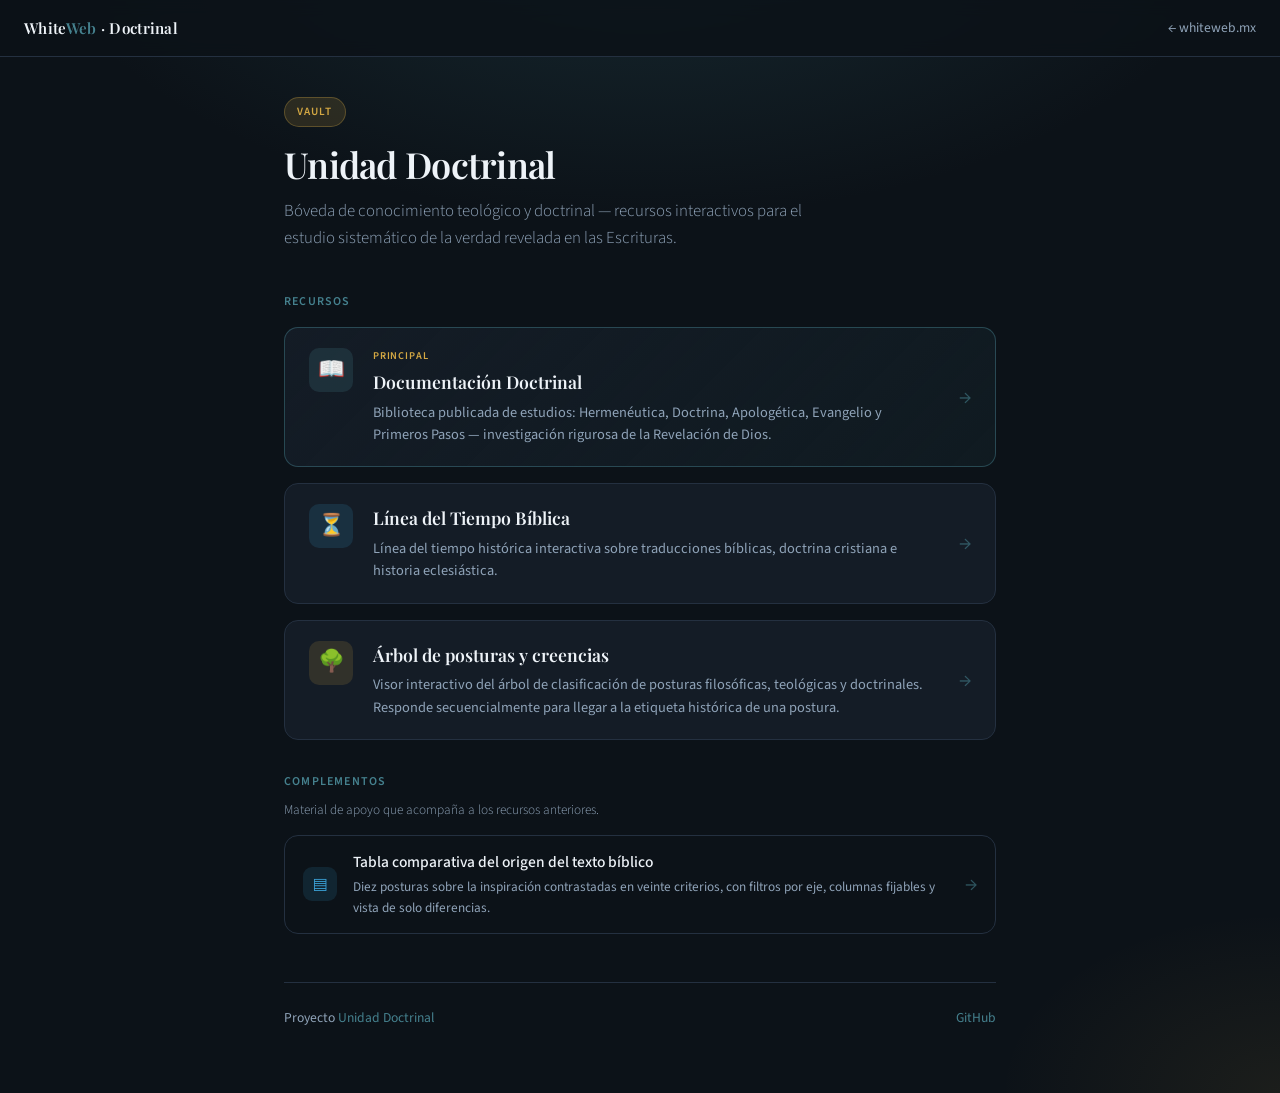
<file: index.html>
<!DOCTYPE html>
<html lang="es">
<head>
  <meta charset="utf-8">
  <meta name="viewport" content="width=device-width, initial-scale=1">
  <meta name="description" content="Bóveda de conocimiento teológico de Unidad Doctrinal — recursos interactivos y documentación.">
  <title>Unidad Doctrinal — Vault</title>
  <link rel="preconnect" href="https://fonts.googleapis.com">
  <link rel="preconnect" href="https://fonts.gstatic.com" crossorigin>
  <link href="https://fonts.googleapis.com/css2?family=Playfair+Display:wght@500;600;700&family=Source+Sans+3:wght@300;400;500;600&display=swap" rel="stylesheet">
  <style>
    :root {
      --ww-teal: #2e5b65;
      --ww-teal-light: #45818e;
      --ww-teal-dark: #152428;
      --ww-gold: #d4a843;
      --ww-gold-soft: rgba(212, 168, 67, 0.15);
      --ww-accent: #3b9fd4;
      --ww-bg: #0c1218;
      --ww-surface: #141c26;
      --ww-surface-hover: #1a2533;
      --ww-border: #243040;
      --ww-text: #eef3f8;
      --ww-text-muted: #8fa3b8;
      --ww-radius: 14px;
      --ww-font-display: 'Playfair Display', Georgia, serif;
      --ww-font-body: 'Source Sans 3', 'Segoe UI', system-ui, sans-serif;
    }

    *, *::before, *::after { box-sizing: border-box; margin: 0; padding: 0; }

    body {
      font-family: var(--ww-font-body);
      background: var(--ww-bg);
      background-image:
        radial-gradient(ellipse 80% 50% at 50% -10%, rgba(46, 91, 101, 0.35) 0%, transparent 60%),
        radial-gradient(ellipse 40% 30% at 100% 100%, rgba(212, 168, 67, 0.08) 0%, transparent 55%);
      color: var(--ww-text);
      line-height: 1.6;
      min-height: 100vh;
    }

    .top-bar {
      display: flex;
      align-items: center;
      justify-content: space-between;
      padding: 1rem 1.5rem;
      border-bottom: 1px solid var(--ww-border);
      background: rgba(12, 18, 24, 0.85);
      backdrop-filter: blur(8px);
    }

    .top-bar-brand {
      font-family: var(--ww-font-display);
      font-size: 0.95rem;
      font-weight: 600;
      color: var(--ww-text);
      letter-spacing: 0.02em;
    }

    .top-bar-brand span { color: var(--ww-teal-light); }

    .top-bar-link {
      font-size: 0.85rem;
      color: var(--ww-text-muted);
      text-decoration: none;
      transition: color 0.15s ease;
    }

    .top-bar-link:hover { color: var(--ww-gold); }

    .contenedor {
      max-width: 760px;
      margin: 0 auto;
      padding: 2.5rem 1.5rem 4rem;
    }

    header { margin-bottom: 2.5rem; }

    .badge {
      display: inline-block;
      font-size: 0.7rem;
      font-weight: 600;
      text-transform: uppercase;
      letter-spacing: 0.1em;
      color: var(--ww-gold);
      background: var(--ww-gold-soft);
      border: 1px solid rgba(212, 168, 67, 0.3);
      padding: 0.3rem 0.75rem;
      border-radius: 999px;
      margin-bottom: 1rem;
    }

    h1 {
      font-family: var(--ww-font-display);
      font-size: clamp(1.75rem, 4vw, 2.25rem);
      font-weight: 600;
      letter-spacing: -0.02em;
      line-height: 1.2;
    }

    .subtitulo {
      margin-top: 0.75rem;
      color: var(--ww-text-muted);
      font-size: 1.05rem;
      font-weight: 300;
      max-width: 540px;
    }

    section { margin-bottom: 2rem; }

    h2 {
      font-size: 0.75rem;
      font-weight: 600;
      text-transform: uppercase;
      letter-spacing: 0.1em;
      color: var(--ww-teal-light);
      margin-bottom: 1rem;
    }

    .recursos {
      list-style: none;
      display: flex;
      flex-direction: column;
      gap: 1rem;
    }

    .recurso {
      display: grid;
      grid-template-columns: auto 1fr auto;
      gap: 1rem 1.25rem;
      align-items: start;
      background: var(--ww-surface);
      border: 1px solid var(--ww-border);
      border-radius: var(--ww-radius);
      padding: 1.25rem 1.5rem;
      text-decoration: none;
      color: inherit;
      transition: border-color 0.18s ease, background 0.18s ease, transform 0.18s ease;
    }

    .recurso:hover {
      border-color: var(--ww-teal-light);
      background: var(--ww-surface-hover);
      transform: translateY(-2px);
    }

    .recurso.principal {
      border-color: rgba(69, 129, 142, 0.45);
      background: linear-gradient(135deg, var(--ww-surface) 0%, rgba(46, 91, 101, 0.12) 100%);
    }

    .recurso.principal:hover {
      border-color: var(--ww-teal-light);
    }

    .recurso-icon {
      width: 44px;
      height: 44px;
      border-radius: 10px;
      display: flex;
      align-items: center;
      justify-content: center;
      font-size: 1.35rem;
      flex-shrink: 0;
    }

    .recurso-icon.docs {
      background: rgba(69, 129, 142, 0.2);
      color: var(--ww-teal-light);
    }

    .recurso-icon.timeline {
      background: rgba(59, 159, 212, 0.15);
      color: var(--ww-accent);
    }

    .recurso-icon.arbol {
      background: rgba(212, 168, 67, 0.15);
      color: var(--ww-gold);
    }

    .recurso-body { min-width: 0; }

    .recurso-etiqueta {
      font-size: 0.65rem;
      font-weight: 600;
      text-transform: uppercase;
      letter-spacing: 0.08em;
      color: var(--ww-gold);
      margin-bottom: 0.2rem;
    }

    .recurso-titulo {
      font-family: var(--ww-font-display);
      font-weight: 600;
      font-size: 1.1rem;
      color: var(--ww-text);
      margin-bottom: 0.35rem;
    }

    .recurso-desc {
      font-size: 0.9rem;
      color: var(--ww-text-muted);
      line-height: 1.55;
    }

    .recurso-flecha {
      color: var(--ww-teal-light);
      font-size: 1.25rem;
      align-self: center;
      opacity: 0.6;
      transition: opacity 0.15s ease, transform 0.15s ease;
    }

    /* Complementos: material de apoyo, un escalón por debajo de los recursos
       principales. Sin relleno hasta el hover y con tipografía más contenida. */
    .seccion-nota {
      margin-top: -0.5rem;
      margin-bottom: 0.9rem;
      font-size: 0.83rem;
      font-weight: 300;
      color: var(--ww-text-muted);
    }

    .recurso.secundario {
      align-items: center;
      gap: 0.75rem 1rem;
      padding: 0.9rem 1.15rem;
      background: transparent;
      border-style: solid;
    }

    .recurso.secundario:hover {
      background: var(--ww-surface);
      transform: none;
    }

    .recurso.secundario .recurso-icon {
      width: 34px;
      height: 34px;
      border-radius: 9px;
      font-size: 1rem;
    }

    .recurso.secundario .recurso-titulo {
      font-family: var(--ww-font-body);
      font-size: 0.97rem;
      font-weight: 500;
      margin-bottom: 0.15rem;
    }

    .recurso.secundario .recurso-desc { font-size: 0.83rem; }

    .recurso-icon.tabla {
      background: rgba(59, 159, 212, 0.13);
      color: var(--ww-accent);
    }

    .recurso:hover .recurso-flecha {
      opacity: 1;
      transform: translateX(3px);
    }

    footer {
      margin-top: 3rem;
      padding-top: 1.5rem;
      border-top: 1px solid var(--ww-border);
      font-size: 0.85rem;
      color: var(--ww-text-muted);
      display: flex;
      flex-wrap: wrap;
      gap: 0.5rem 1.5rem;
      justify-content: space-between;
      align-items: center;
    }

    footer a {
      color: var(--ww-teal-light);
      text-decoration: none;
    }

    footer a:hover { color: var(--ww-gold); }

    @media (max-width: 520px) {
      .recurso {
        grid-template-columns: auto 1fr;
      }
      .recurso-flecha { display: none; }
    }
  </style>
</head>
<body>
  <div class="top-bar">
    <div class="top-bar-brand">White<span>Web</span> · Doctrinal</div>
    <a class="top-bar-link" href="https://whiteweb.mx">← whiteweb.mx</a>
  </div>

  <div class="contenedor">
    <header>
      <div class="badge">Vault</div>
      <h1>Unidad Doctrinal</h1>
      <p class="subtitulo">
        Bóveda de conocimiento teológico y doctrinal — recursos interactivos
        para el estudio sistemático de la verdad revelada en las Escrituras.
      </p>
    </header>

    <section>
      <h2>Recursos</h2>
      <ul class="recursos">
        <li>
          <a class="recurso principal" href="https://unidad.whiteweb.mx">
            <div class="recurso-icon docs" aria-hidden="true">📖</div>
            <div class="recurso-body">
              <div class="recurso-etiqueta">Principal</div>
              <div class="recurso-titulo">Documentación Doctrinal</div>
              <div class="recurso-desc">
                Biblioteca publicada de estudios: Hermenéutica, Doctrina, Apologética,
                Evangelio y Primeros Pasos — investigación rigurosa de la Revelación de Dios.
              </div>
            </div>
            <span class="recurso-flecha" aria-hidden="true">→</span>
          </a>
        </li>
        <li>
          <a class="recurso" href="https://timeline.whiteweb.mx/">
            <div class="recurso-icon timeline" aria-hidden="true">⏳</div>
            <div class="recurso-body">
              <div class="recurso-titulo">Línea del Tiempo Bíblica</div>
              <div class="recurso-desc">
                Línea del tiempo histórica interactiva sobre traducciones bíblicas,
                doctrina cristiana e historia eclesiástica.
              </div>
            </div>
            <span class="recurso-flecha" aria-hidden="true">→</span>
          </a>
        </li>
        <li>
          <a class="recurso" href="recursos/diagramas/arbol-web/index.html">
            <div class="recurso-icon arbol" aria-hidden="true">🌳</div>
            <div class="recurso-body">
              <div class="recurso-titulo">Árbol de posturas y creencias</div>
              <div class="recurso-desc">
                Visor interactivo del árbol de clasificación de posturas filosóficas,
                teológicas y doctrinales. Responde secuencialmente para llegar a la
                etiqueta histórica de una postura.
              </div>
            </div>
            <span class="recurso-flecha" aria-hidden="true">→</span>
          </a>
        </li>
      </ul>
    </section>

    <section>
      <h2>Complementos</h2>
      <p class="seccion-nota">Material de apoyo que acompaña a los recursos anteriores.</p>
      <ul class="recursos">
        <li>
          <a class="recurso secundario" href="recursos/diagramas/tabla-inspiracion/index.html">
            <div class="recurso-icon tabla" aria-hidden="true">▤</div>
            <div class="recurso-body">
              <div class="recurso-titulo">Tabla comparativa del origen del texto bíblico</div>
              <div class="recurso-desc">
                Diez posturas sobre la inspiración contrastadas en veinte criterios,
                con filtros por eje, columnas fijables y vista de solo diferencias.
              </div>
            </div>
            <span class="recurso-flecha" aria-hidden="true">→</span>
          </a>
        </li>
      </ul>
    </section>

    <footer>
      <p>Proyecto <a href="https://unidad.whiteweb.mx/">Unidad Doctrinal</a></p>
      <p>
        <a href="https://github.com/obed-vazquez/unidad-doctrinal-vault">GitHub</a>
      </p>
    </footer>
  </div>
</body>
</html>
</file>
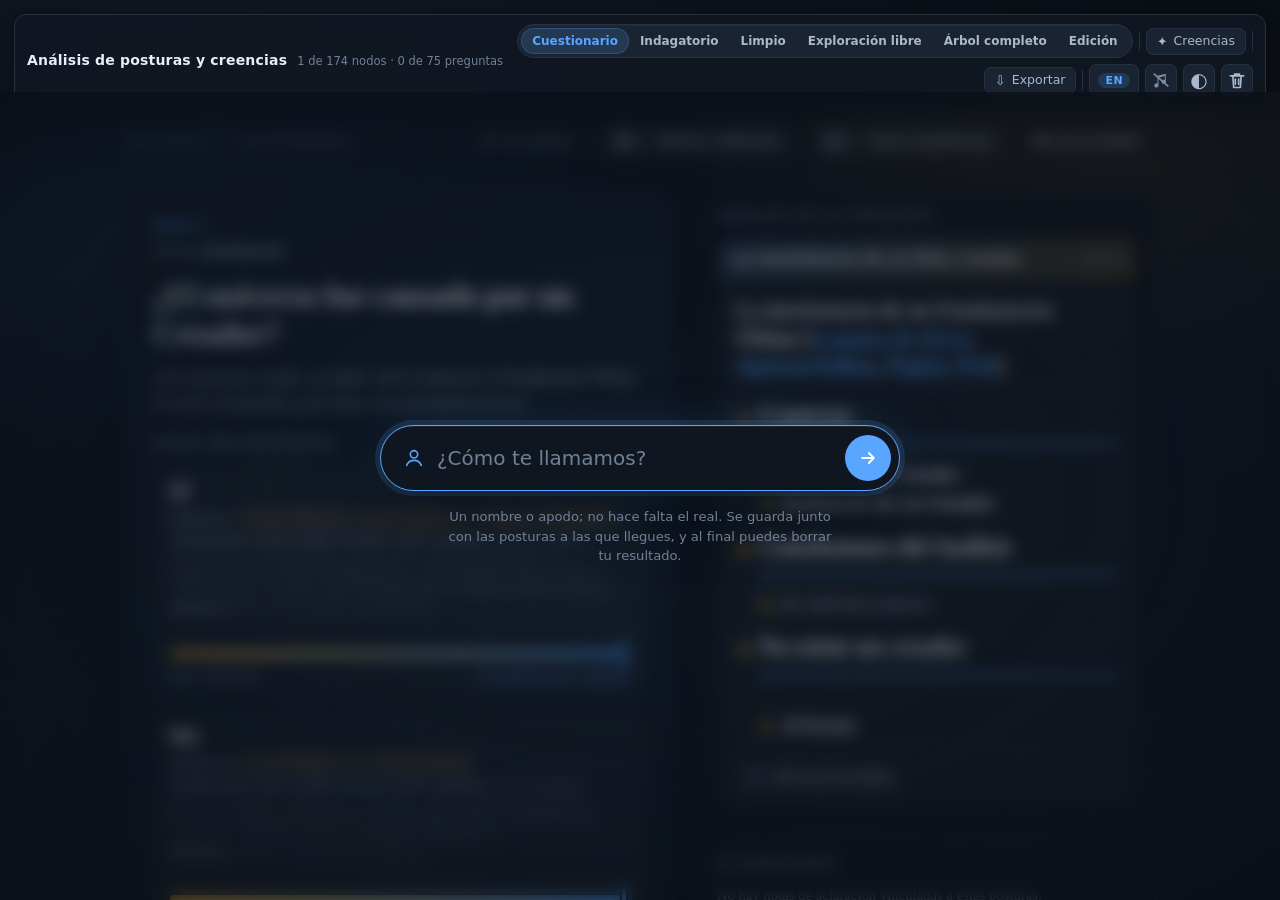
<file: recursos/diagramas/arbol-web/index.html>
<!DOCTYPE html>
<html lang="es" data-tema="oscuro">
<head>
<meta charset="utf-8">
<meta name="viewport" content="width=device-width, initial-scale=1, viewport-fit=cover">
<title>Análisis de posturas y creencias</title>
<link rel="stylesheet" href="css/variables.css?v=20260912d">
<link rel="stylesheet" href="css/canvas.css?v=20260912d">
<link rel="stylesheet" href="css/nodes.css?v=20260912d">
<link rel="stylesheet" href="css/panel.css?v=20260912d">
<link rel="stylesheet" href="css/edit-mode.css?v=20260912d">
<link rel="stylesheet" href="css/cuestionario.css?v=20260912d">
<link rel="stylesheet" href="css/markdown.css?v=20260912d">
</head>
<body>
<div id="aplicacion">

  <button type="button" id="btn-volver" class="btn-volver" hidden
          data-i18n-title="volverTitle" title="Volver a la vista anterior"
          data-i18n-aria="volverAria" aria-label="Volver a la vista anterior">
    <svg viewBox="0 0 24 24" width="20" height="20" aria-hidden="true">
      <path fill="currentColor" d="M14.7 5.3a1 1 0 0 1 0 1.4L10.41 11H20a1 1 0 1 1 0 2h-9.59l4.3 4.3a1 1 0 0 1-1.42 1.4l-6-6a1 1 0 0 1 0-1.4l6-6a1 1 0 0 1 1.41 0z"/>
    </svg>
  </button>

  <svg id="lienzo" xmlns="http://www.w3.org/2000/svg" role="application"
       tabindex="-1"
       data-i18n-aria="ariaLienzo"
       aria-label="Árbol interactivo de posturas y creencias">
    <defs>
      <pattern id="rejilla" width="72" height="72" patternUnits="userSpaceOnUse">
        <circle cx="1" cy="1" r="1.1" class="rejilla-punto"></circle>
      </pattern>
      <marker id="punta" viewBox="0 0 12 12" refX="10" refY="6"
              markerWidth="9" markerHeight="9" orient="auto-start-reverse">
        <path d="M 0 1.2 L 11 6 L 0 10.8 L 2.4 6 z" class="punta-flecha"></path>
      </marker>
      <marker id="punta-eje" viewBox="0 0 12 12" refX="10" refY="6"
              markerWidth="9" markerHeight="9" orient="auto-start-reverse">
        <path d="M 0 1.2 L 11 6 L 0 10.8 L 2.4 6 z" class="punta-flecha-eje"></path>
      </marker>
      <marker id="punta-camino" viewBox="0 0 12 12" refX="10" refY="6"
              markerWidth="10" markerHeight="10" orient="auto-start-reverse">
        <path d="M 0 1.2 L 11 6 L 0 10.8 L 2.4 6 z" class="punta-flecha-camino"></path>
      </marker>
      <marker id="punta-deshab" viewBox="0 0 12 12" refX="10" refY="6"
              markerWidth="9" markerHeight="9" orient="auto-start-reverse">
        <path d="M 0 1.2 L 11 6 L 0 10.8 L 2.4 6 z" class="punta-flecha-deshab"></path>
      </marker>
    </defs>
    <rect id="fondo-rejilla" x="0" y="0" width="100%" height="100%" fill="url(#rejilla)"></rect>
    <g id="mundo">
      <g id="capa-aristas"></g>
      <g id="capa-nodos"></g>
      <g id="capa-etiquetas"></g>
      <g id="capa-asas"></g>
    </g>
  </svg>

  <header id="barra">
    <div class="barra-marca">
      <span class="barra-titulo" data-i18n="tituloPagina">Análisis de posturas y creencias</span>
      <span class="barra-contador" id="contador">—</span>
    </div>
    <div class="barra-acciones">
      <div class="recorrido-control menu-desplegable menu-izquierda" id="menu-recorrido">
        <button type="button" class="boton recorrido-compacto" id="btn-recorrido" data-i18n-title="recorridoTitle"
                title="Cómo se revelan las ramas (A para ciclar)"
                aria-haspopup="menu" aria-expanded="false">
          <span class="icono">◇</span><span class="rotulo" data-i18n="recorrido">Recorrido</span>
          <span class="valor" id="valor-recorrido">Cuestionario</span>
        </button>
        <div class="recorrido-segmentos" role="radiogroup"
             data-i18n-aria="recorridoAria" aria-label="Recorrido">
          <button type="button" class="recorrido-chip" role="radio" data-recorrido="cuestionario"
                  data-i18n="cuestionario">Cuestionario</button>
          <button type="button" class="recorrido-chip" role="radio" data-recorrido="indagatorio"
                  data-i18n="indagatorio">Indagatorio</button>
          <button type="button" class="recorrido-chip" role="radio" data-recorrido="limpio"
                  data-i18n="limpio">Limpio</button>
          <button type="button" class="recorrido-chip" role="radio" data-recorrido="exploracion"
                  data-i18n="exploracion">Exploración libre</button>
          <button type="button" class="recorrido-chip" role="radio" data-recorrido="completo"
                  data-i18n="completo">Árbol completo</button>
          <button type="button" class="recorrido-chip" role="radio" data-recorrido="edicion"
                  data-i18n="edicion">Edición</button>
        </div>
        <div class="menu-lista recorrido-menu" role="menu">
          <button type="button" role="menuitemradio" data-recorrido="cuestionario" data-i18n="cuestionario">Cuestionario</button>
          <button type="button" role="menuitemradio" data-recorrido="indagatorio" data-i18n="indagatorio">Indagatorio</button>
          <button type="button" role="menuitemradio" data-recorrido="limpio" data-i18n="limpio">Limpio</button>
          <button type="button" role="menuitemradio" data-recorrido="exploracion" data-i18n="exploracion">Exploración libre</button>
          <button type="button" role="menuitemradio" data-recorrido="completo" data-i18n="completo">Árbol completo</button>
          <button type="button" role="menuitemradio" data-recorrido="edicion" data-i18n="edicion">Edición</button>
        </div>
      </div>
      <button type="button" class="boton" id="btn-ajustar" data-i18n-title="ajustarTitle"
              title="Ajustar el árbol a la ventana (F)">
        <span class="icono">⤢</span><span class="rotulo" data-i18n="ajustar">Ajustar</span>
      </button>
      <button type="button" class="boton" id="btn-reorganizar" data-i18n-title="reorganizarTitle"
              title="Restaurar las posiciones automáticas (R)">
        <span class="icono">↻</span><span class="rotulo" data-i18n="reorganizar">Reorganizar</span>
      </button>
      <span class="barra-separador" id="sep-resaltados" hidden></span>
      <button type="button" class="boton resalte" id="btn-resaltados" hidden
              data-i18n-title="encuadrarResaltados"
              title="Encuadrar todos los nodos resaltados (H)">
        <span class="icono">◈</span><span class="rotulo"><span id="conteo-resaltados">0</span> <span data-i18n="resaltados">resaltados</span></span>
      </button>
      <button type="button" class="boton resalte" id="btn-limpiar-resaltados" hidden
              data-i18n-title="quitarResaltados" title="Quitar todos los resaltados">
        <span class="icono">✕</span>
      </button>
      <span class="barra-separador"></span>
      <button type="button" class="boton alternable" id="btn-creencias"
              data-i18n-title="creenciasTitle" title="Explorador de creencias (C / Ctrl+F)"
              aria-pressed="false">
        <span class="icono">✦</span><span class="rotulo" data-i18n="creencias">Creencias</span>
      </button>
      <span class="barra-separador"></span>
      <div class="menu-desplegable" id="menu-exportar">
        <button type="button" class="boton" id="btn-exportar"
                data-i18n-title="exportarTitle" title="Exportar, compartir o descargar una imagen"
                aria-haspopup="menu" aria-expanded="false">
          <span class="icono">⇩</span><span class="rotulo" data-i18n="exportar">Exportar</span>
        </button>
        <div class="menu-lista" role="menu">
          <button type="button" data-export="url" data-i18n="exportarUrl">Compartir vista actual (URL)</button>
          <button type="button" data-export="md" data-i18n="exportarMd">Markdown (propuesta)</button>
          <button type="button" data-export="svg" data-i18n="exportarSvg">Imagen SVG</button>
          <button type="button" data-export="png" data-i18n="exportarPng">Imagen PNG</button>
        </div>
      </div>
      <span class="barra-separador"></span>
      <button type="button" class="boton icono-solo" id="btn-idioma"
              data-i18n-title="idiomaTitle" title="Cambiar idioma (español / English)">
        <span class="valor" id="rotulo-idioma">EN</span>
      </button>
      <div class="musica-wrap" id="musica-wrap">
        <button type="button" class="boton icono-solo" id="btn-musica"
                data-i18n-title="muteTitle" title="Silenciar o reanudar la música">
          <svg class="icono-nota" viewBox="0 0 24 24" aria-hidden="true">
            <path d="M9 18.5a2.5 2.5 0 1 1-1.2-2.1V6.8l10-2.3v9.5a2.5 2.5 0 1 1-1.2-2.1V7.2L9 9.2z"></path>
            <path class="nota-tache" d="M4 5 L20 19"></path>
          </svg>
        </button>
        <input type="range" id="vol-musica" class="vol-musica" min="0" max="100" value="10"
               aria-label="Volumen">
      </div>
      <button type="button" class="boton icono-solo" id="btn-tema"
              data-i18n-title="temaTitle" title="Cambiar entre tema oscuro y claro (T)">
        <span class="icono">◐</span>
      </button>
      <button type="button" class="boton peligro icono-solo" id="btn-reiniciar"
              data-i18n-title="reiniciarTitle"
              title="Borrar respuestas, resaltados, anclajes y cambios locales del árbol">
        <svg class="icono-basurero" viewBox="0 0 24 24" aria-hidden="true">
          <path d="M4 7h16"></path>
          <path d="M9 7V5h6v2"></path>
          <path d="M7 7l1 14h8l1-14"></path>
          <path d="M10 11v6M14 11v6"></path>
        </svg>
      </button>
    </div>
  </header>

  <div id="minimapa" aria-hidden="true">
    <svg id="minimapa-svg" xmlns="http://www.w3.org/2000/svg">
      <g id="minimapa-nodos"></g>
      <rect id="minimapa-vista" x="0" y="0" width="10" height="10"></rect>
    </svg>
    <div class="minimapa-zoom"><span id="minimapa-escala">100 %</span></div>
  </div>

  <div id="pista" data-i18n-html="pista">
    <kbd>Rueda</kbd> zoom · <kbd>Arrastrar</kbd> mover o anclar · <kbd>Doble clic</kbd> ficha completa ·
    <kbd>Ctrl</kbd>+<kbd>Clic</kbd> resaltar
  </div>

  <aside id="panel" class="cerrado" aria-label="Panel de detalle">
    <div id="panel-asa" data-i18n-title="panelAsa" title="Arrastrar para cambiar el ancho"></div>
    <button type="button" id="panel-cerrar" data-i18n-title="panelCerrar" title="Cerrar panel">✕</button>
    <nav class="panel-pestanas" role="tablist">
      <button type="button" class="pestana" data-pestana="detalle" role="tab" data-i18n="detalle">Detalle</button>
      <button type="button" class="pestana activa" data-pestana="creencias" role="tab" data-i18n="creencias">Creencias</button>
      <button type="button" class="pestana" data-pestana="comparar" role="tab" data-i18n="compararTab">Comparar</button>
      <button type="button" class="pestana" data-pestana="analisis" role="tab" data-i18n="analisis">Análisis profundo</button>
    </nav>

    <section class="panel-cuerpo" data-cuerpo="detalle" id="cuerpo-detalle">
      <div class="panel-controles">
        <button type="button" class="mini-boton destacado" id="btn-analizar-detalle" data-i18n="irAnalizar">Analizar →</button>
      </div>
      <div id="ficha-detalle">
        <p class="panel-vacio" data-i18n="panelVacio">Selecciona un nodo del árbol para ver su ficha completa.</p>
      </div>
    </section>

    <section class="panel-cuerpo activa" data-cuerpo="creencias" id="cuerpo-creencias">
      <div class="buscador">
        <input type="search" id="buscador-tradiciones"
               data-i18n-placeholder="buscarPlaceholder"
               placeholder="Buscar tradición, postura o pregunta…"
               autocomplete="off" spellcheck="false">
      </div>
      <div class="panel-controles">
        <button type="button" class="mini-boton alternable" id="btn-compacto" data-i18n="modoCompacto">Modo compacto</button>
        <button type="button" class="mini-boton" id="btn-limpiar-creencias" data-i18n="limpiarSeleccion">Limpiar selección</button>
        <button type="button" class="mini-boton destacado" id="btn-explorar-todas" hidden data-i18n="explorarTodas">Explorar todas</button>
        <button type="button" class="mini-boton destacado" id="btn-ir-comparar" data-i18n="irComparar">Comparar →</button>
      </div>
      <div id="ficha-creencias"></div>
      <h3 class="panel-subtitulo" data-i18n="tradicionesTitulo">Tradiciones y sistemas de creencias</h3>
      <p class="panel-nota aviso-inerte" id="nota-religiones-inertes" hidden></p>
      <div id="lista-tradiciones"></div>
      <h3 class="panel-subtitulo" data-i18n="posturasTitulo">Posturas</h3>
      <p class="panel-nota" id="nota-sin-afiliacion"></p>
      <div id="lista-posturas-sueltas"></div>
    </section>

    <section class="panel-cuerpo" data-cuerpo="comparar" id="cuerpo-comparar">
      <div class="panel-controles">
        <label class="interruptor">
          <input type="checkbox" id="chk-desacuerdos">
          <span data-i18n="soloDesacuerdos">Solo desacuerdos</span>
        </label>
        <label class="interruptor">
          <span data-i18n="profundidad">Profundidad</span>
          <select id="sel-profundidad">
            <option value="0" data-i18n="toda">Toda</option>
            <option value="3" data-i18n="niveles3">3 niveles</option>
            <option value="5" data-i18n="niveles5">5 niveles</option>
            <option value="8" data-i18n="niveles8">8 niveles</option>
          </select>
        </label>
      </div>
      <div class="panel-controles">
        <button type="button" class="mini-boton" id="btn-copiar" data-i18n="copiar">Copiar</button>
        <button type="button" class="mini-boton" id="btn-csv" data-i18n="csv">Exportar CSV</button>
        <button type="button" class="mini-boton" id="btn-json" data-i18n="json">Exportar JSON</button>
        <button type="button" class="mini-boton destacado" id="btn-analizar-comparar" data-i18n="irAnalizar">Analizar →</button>
      </div>
      <div id="salida-comparar"></div>
    </section>

    <section class="panel-cuerpo" data-cuerpo="analisis" id="cuerpo-analisis">
      <div class="en-construccion">
        <span class="en-construccion-icono" aria-hidden="true">⚗</span>
        <h3 data-i18n="analisisConstruccion">En construcción</h3>
        <p data-i18n="analisisConstruccionNota">El análisis profundo cruzará el recorrido con las
          posturas del árbol para señalar tensiones, implicaciones y compromisos. Llegará en una
          próxima versión.</p>
      </div>
    </section>
  </aside>

  <div id="dialogo" class="oculto" role="dialog" aria-modal="true" aria-labelledby="dialogo-titulo">
    <div class="dialogo-caja">
      <h2 id="dialogo-titulo"></h2>
      <p id="dialogo-texto"></p>
      <div class="dialogo-acciones">
        <button type="button" class="mini-boton" id="dialogo-cancelar" data-i18n="cancelar">Cancelar</button>
        <button type="button" class="mini-boton" id="dialogo-tercero" hidden></button>
        <button type="button" class="mini-boton peligro" id="dialogo-aceptar" data-i18n="eliminar">Eliminar</button>
      </div>
    </div>
  </div>

  <div id="bienvenida" aria-hidden="true">
    <figure>
      <blockquote id="bienvenida-texto"></blockquote>
      <figcaption id="bienvenida-fuente"></figcaption>
    </figure>
  </div>

  <audio id="audio-fondo" loop preload="auto" src="music/006_lifeWave2k.mp3"></audio>
  <div id="tooltip" role="tooltip" aria-hidden="true"></div>
  <div id="aviso" role="status" aria-live="polite"></div>
  <div id="modo-cuestionario" hidden aria-hidden="true"></div>
  <div id="cargando"><div class="girador"></div><p data-i18n="cargando">Cargando el árbol…</p></div>

</div>

<!-- Sube ?v= al cambiar JS/CSS (y RUTA_RESPALDO en app.js) para que F5 no sirva una copia vieja. -->
<script src="js/formato.js?v=20260912d"></script>
<script src="js/state.js?v=20260912d"></script>
<script src="js/i18n.js?v=20260912d"></script>
<script src="js/traducciones-en.js?v=20260912d"></script>
<script src="js/definiciones.js?v=20260912d"></script>
<script src="js/edits.js?v=20260912d"></script>
<script src="js/layout.js?v=20260912d"></script>
<script src="js/edit-mode.js?v=20260912d"></script>
<script src="js/search.js?v=20260912d"></script>
<script src="js/creencias.js?v=20260912d"></script>
<script src="js/renderer.js?v=20260912d"></script>
<script src="datos/notas.cache.js?v=20260912d"></script>
<script src="js/vendor/marked.min.js"></script>
<script src="js/markdown.js?v=20260912d"></script>
<script src="js/router.js?v=20260912d"></script>
<script src="js/cuestionario.js?v=20260912d"></script>
<script src="js/app.js?v=20260912d"></script>
</body>
</html>
</file>
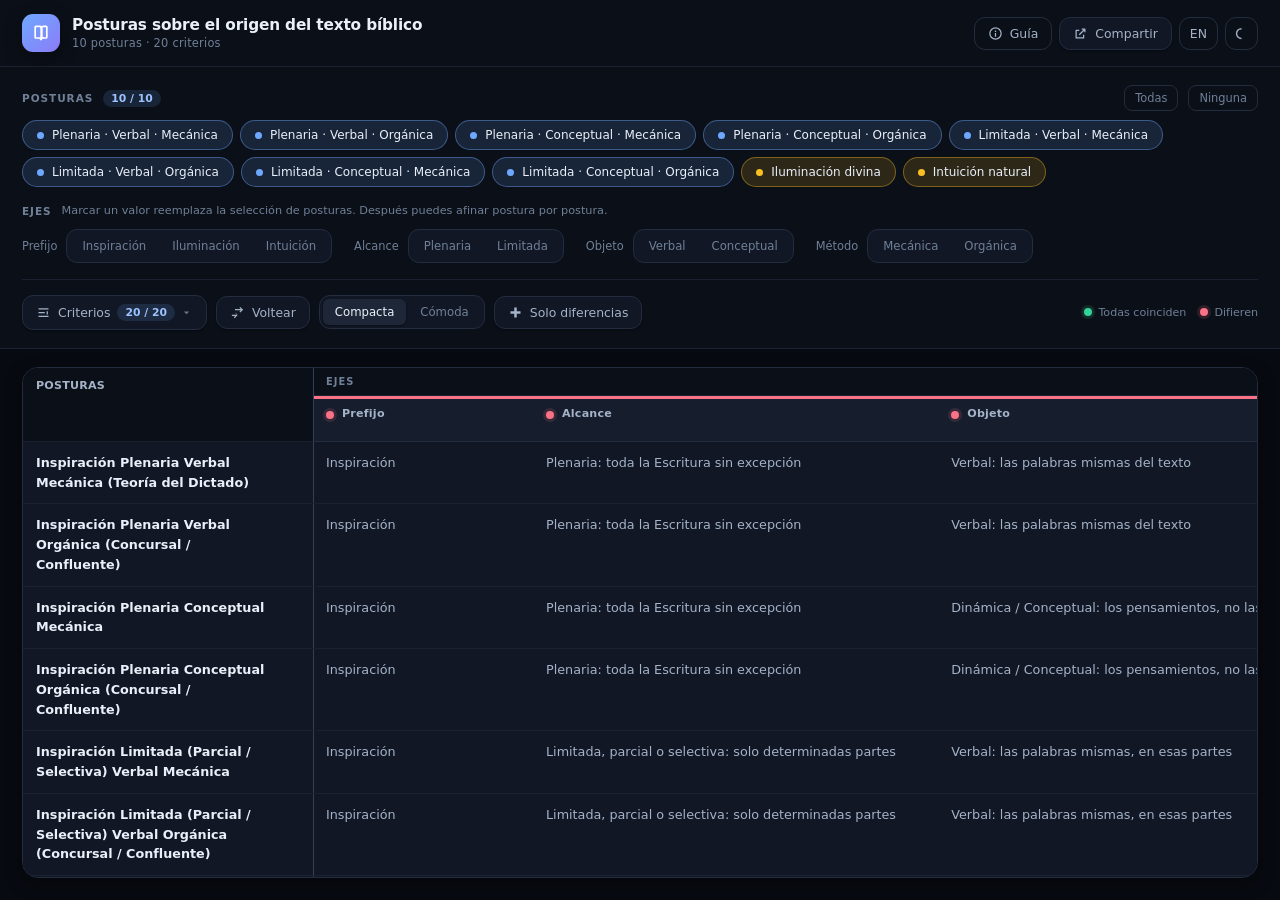
<file: recursos/diagramas/tabla-inspiracion/index.html>
<!DOCTYPE html>
<html lang="es" data-tema="oscuro">
<head>
<meta charset="utf-8">
<meta name="viewport" content="width=device-width, initial-scale=1, viewport-fit=cover">
<title>Posturas sobre el origen del texto bíblico</title>
<link rel="stylesheet" href="css/estilos.css">
</head>
<body>
<div id="app">

  <header id="barra">
    <div class="marca">
      <span class="marca-glifo" aria-hidden="true">
        <svg viewBox="0 0 24 24" width="20" height="20">
          <path fill="currentColor" d="M4 4.8A1.8 1.8 0 0 1 5.8 3h5.4a2.4 2.4 0 0 1 1.8.8A2.4 2.4 0 0 1 14.8 3h3.4A1.8 1.8 0 0 1 20 4.8v12.4a1.8 1.8 0 0 1-1.8 1.8h-3.6a1.6 1.6 0 0 0-1.35.74l-.42.66a1 1 0 0 1-1.7 0l-.42-.66A1.6 1.6 0 0 0 9.4 19H5.8A1.8 1.8 0 0 1 4 17.2zm2 .2v12h3.4c.63 0 1.24.15 1.78.43V6.1a.6.6 0 0 0-.34-.54L10.6 5zm12 0h-3.4l-.24.06a.6.6 0 0 0-.36.55v11.37A3.97 3.97 0 0 1 15.78 17H18z"/>
        </svg>
      </span>
      <div class="marca-textos">
        <h1 id="titulo-pagina"></h1>
        <p id="subtitulo-pagina"></p>
      </div>
    </div>
    <div class="barra-acciones">
      <button type="button" class="boton fantasma" id="btn-guia">
        <svg class="icono" viewBox="0 0 24 24" aria-hidden="true"><path fill="currentColor" d="M12 2a10 10 0 1 0 0 20 10 10 0 0 0 0-20m0 2a8 8 0 1 1 0 16 8 8 0 0 1 0-16m0 3.2a1.3 1.3 0 1 0 0 2.6 1.3 1.3 0 0 0 0-2.6M11 11h2v6h-2z"/></svg>
        <span class="rotulo" id="lbl-guia"></span>
      </button>
      <button type="button" class="boton" id="btn-compartir">
        <svg class="icono" viewBox="0 0 24 24" aria-hidden="true"><path fill="currentColor" d="M14 4h5a1 1 0 0 1 1 1v5h-2V7.41l-7.3 7.3-1.4-1.42L16.58 6H14zM5 6h5v2H6v10h10v-4h2v5a1 1 0 0 1-1 1H5a1 1 0 0 1-1-1V7a1 1 0 0 1 1-1"/></svg>
        <span class="rotulo" id="lbl-compartir"></span>
      </button>
      <button type="button" class="boton fantasma compacto" id="btn-idioma"></button>
      <button type="button" class="boton fantasma compacto icono-solo" id="btn-tema">
        <svg class="icono" viewBox="0 0 24 24" aria-hidden="true"><path fill="currentColor" d="M12 3a9 9 0 1 0 0 18zm0 2.2v13.6a6.8 6.8 0 0 1 0-13.6"/></svg>
      </button>
    </div>
  </header>

  <section id="controles">
    <div class="control-bloque">
      <div class="control-cabecera">
        <span class="control-etiqueta" id="et-posturas"></span>
        <span class="pastilla" id="contador-posturas"></span>
        <span class="control-relleno"></span>
        <button type="button" class="mini-boton" id="btn-posturas-todas"></button>
        <button type="button" class="mini-boton" id="btn-posturas-ninguna"></button>
      </div>
      <div class="chips" id="chips-posturas"></div>
    </div>

    <div class="control-bloque">
      <div class="control-cabecera">
        <span class="control-etiqueta" id="et-ejes"></span>
        <span class="control-nota" id="nota-ejes"></span>
      </div>
      <div class="ejes-rejilla" id="ejes-filtro"></div>
    </div>

    <div class="barra-vista">
      <div class="envoltura-popover">
        <button type="button" class="boton" id="btn-criterios" aria-haspopup="true" aria-expanded="false">
          <svg class="icono" viewBox="0 0 24 24" aria-hidden="true"><path fill="currentColor" d="M4 5h16v2H4zm0 6h10v2H4zm0 6h16v2H4zM17 10h2v5h-2z"/></svg>
          <span class="rotulo" id="lbl-criterios"></span>
          <span class="pastilla" id="contador-criterios"></span>
          <svg class="icono flecha" viewBox="0 0 24 24" aria-hidden="true"><path fill="currentColor" d="M7 10l5 5 5-5z"/></svg>
        </button>
        <div class="popover" id="popover-criterios" hidden>
          <div class="popover-cabecera">
            <strong id="pop-titulo"></strong>
            <div class="popover-acciones">
              <button type="button" class="mini-boton" id="btn-criterios-todos"></button>
              <button type="button" class="mini-boton" id="btn-criterios-ninguno"></button>
            </div>
          </div>
          <p class="control-nota" id="aviso-fijos" hidden></p>
          <div class="popover-cuerpo" id="popover-grupos"></div>
        </div>
      </div>

      <button type="button" class="boton alternable" id="btn-voltear" aria-pressed="false">
        <svg class="icono" viewBox="0 0 24 24" aria-hidden="true"><path fill="currentColor" d="M16.5 3 21 7.5l-4.5 4.5-1.4-1.4 2.1-2.1H8v-2h9.2l-2.1-2.1zM7.5 12 12 16.5 7.5 21l-1.4-1.4 2.1-2.1H3v-2h9.2l-2.1-2.1z"/></svg>
        <span class="rotulo" id="lbl-voltear"></span>
      </button>

      <div class="segmentado" id="seg-densidad" role="group">
        <button type="button" data-densidad="compacta" id="seg-compacta"></button>
        <button type="button" data-densidad="comoda" id="seg-comoda"></button>
      </div>

      <button type="button" class="boton alternable" id="btn-diferencias" aria-pressed="false">
        <svg class="icono" viewBox="0 0 24 24" aria-hidden="true"><path fill="currentColor" d="M10 4h4v6h6v4h-6v6h-4v-6H4v-4h6z"/></svg>
        <span class="rotulo" id="lbl-diferencias"></span>
        <span class="pastilla" id="contador-coincidencias" hidden></span>
      </button>

      <span class="control-relleno"></span>

      <div class="leyenda">
        <span class="leyenda-item"><i class="punto punto-coincide" aria-hidden="true"></i><span id="lbl-coinciden"></span></span>
        <span class="leyenda-item"><i class="punto punto-difiere" aria-hidden="true"></i><span id="lbl-difieren"></span></span>
      </div>
    </div>
  </section>

  <main id="zona-principal">
    <div id="aviso-vacio" hidden>
      <div class="aviso-vacio-caja">
        <p id="texto-aviso-vacio"></p>
        <button type="button" class="boton primario" id="btn-volver-todas"></button>
      </div>
    </div>

    <div id="contenedor-tabla">
      <table id="tabla"></table>
    </div>

    <div id="contenedor-fichas"></div>
  </main>

  <div id="modal-guia" class="modal oculto" role="dialog" aria-modal="true" aria-labelledby="guia-titulo">
    <div class="modal-caja ancha">
      <button type="button" class="boton fantasma icono-solo cerrar" id="guia-cerrar">
        <svg class="icono" viewBox="0 0 24 24" aria-hidden="true"><path fill="currentColor" d="M6.4 5 5 6.4 10.6 12 5 17.6 6.4 19 12 13.4 17.6 19 19 17.6 13.4 12 19 6.4 17.6 5 12 10.6z"/></svg>
      </button>
      <h2 id="guia-titulo"></h2>
      <section class="guia-seccion">
        <h3 id="tit-ejes"></h3>
        <ul id="lista-ejes"></ul>
        <p class="control-nota" id="nota-ejes-largo"></p>
      </section>
    </div>
  </div>

  <div id="modal-celda" class="modal oculto" role="dialog" aria-modal="true" aria-labelledby="modal-titulo">
    <div class="modal-caja ancha">
      <button type="button" class="boton fantasma icono-solo cerrar" id="modal-cerrar">
        <svg class="icono" viewBox="0 0 24 24" aria-hidden="true"><path fill="currentColor" d="M6.4 5 5 6.4 10.6 12 5 17.6 6.4 19 12 13.4 17.6 19 19 17.6 13.4 12 19 6.4 17.6 5 12 10.6z"/></svg>
      </button>
      <p class="modal-supra" id="modal-supra"></p>
      <h3 id="modal-titulo"></h3>
      <div id="modal-ficha"></div>
    </div>
  </div>

  <div id="aviso" role="status" aria-live="polite"></div>

</div>

<script src="datos/tabla-inspiracion.js"></script>
<script src="js/i18n.js"></script>
<script src="js/app.js"></script>
</body>
</html>
</file>
<file: recursos/diagramas/arbol-web/css/variables.css>
/* Paleta y tokens compartidos. El tema oscuro es el predeterminado; el claro
   solo redefine los mismos nombres para que el resto del CSS no cambie. */

:root {
  --pila-fuente: "Segoe UI", system-ui, -apple-system, "Helvetica Neue", Arial, sans-serif;

  /* Lienzo */
  --fondo: #0a0e15;
  --fondo-alto: #10161f;
  --rejilla: #1b2534;

  /* Superficies de interfaz */
  --superficie: rgba(17, 24, 34, 0.86);
  --superficie-solida: #131a25;
  --superficie-alta: #1a2331;
  --borde: #26313f;
  --borde-suave: #1d2632;

  /* Texto */
  --texto: #e7eef8;
  --texto-medio: #a9b8cc;
  --texto-tenue: #708197;

  /* Tarjeta unificada estándar (tipo 1): paleta neutra oscura */
  --nodo-fondo: #151f2c;
  --nodo-fondo-2: #111925;
  --nodo-borde: #2c3a4c;
  --nodo-encabezado: #1e2b3c;
  --nodo-encabezado-texto: #cfe0f5;

  /* Respuesta que abre la rama más poblada: un tono apenas más claro */
  --rama-densa: #1b2836;
  --rama-densa-borde: #3d4f66;

  /* Postura base y preguntas desgajadas (tipo 2): acento ámbar atenuado */
  --eje-fondo: #241d10;
  --eje-borde: #6d5426;
  --eje-encabezado: #2f2513;
  --eje-texto: #e6c184;

  /* Acentos funcionales */
  --acento: #58a6ff;
  --acento-suave: rgba(88, 166, 255, 0.16);
  --dorado: #f2c14e;
  --dorado-suave: rgba(242, 193, 78, 0.18);
  --religion-resalte: #e8c84a;
  --religion-resalte-suave: rgba(232, 200, 74, 0.38);
  --religion-resalte-glow: rgba(232, 200, 74, 0.22);
  --resalte: #f4f7fb;
  --resalte-suave: rgba(244, 247, 251, 0.42);
  --resalte-glow: rgba(255, 255, 255, 0.28);
  --peligro: #f0616d;
  --consenso: #3fb950;
  --divergencia: #f0616d;

  /* Aristas */
  --arista: #3c4b5e;
  --arista-activa: #58a6ff;
  --arista-eje: #6d5426;
  --etiqueta-fondo: #101823;

  /* Geometría */
  --radio: 12px;
  --radio-chico: 7px;
  --sombra: 0 12px 34px rgba(0, 0, 0, 0.48);
  --sombra-suave: 0 4px 14px rgba(0, 0, 0, 0.3);
  --transicion: 220ms cubic-bezier(0.22, 0.61, 0.36, 1);

  /* Prosa Markdown */
  --md-fuente-titulo: "Palatino Linotype", Palatino, "Iowan Old Style", "Book Antiqua", Georgia, serif;
  --md-fuente-cuerpo: var(--pila-fuente);
  --md-fuente-codigo: ui-monospace, "Cascadia Code", Consolas, monospace;
  --md-tamano: 0.95rem;
  --md-interlineado: 1.62;
  --md-h1: 1.55rem;
  --md-h2: 1.35rem;
  --md-h3: 1.2rem;
  --md-h4: 1.08rem;
  --md-h5: 0.98rem;
  --md-h6: 0.88rem;
  --md-cita-fondo: rgba(88, 166, 255, 0.07);
  --md-codigo-fondo: rgba(255, 255, 255, 0.06);
  --md-pre-fondo: rgba(0, 0, 0, 0.28);
}

:root[data-tema="claro"] {
  --fondo: #f4f6fa;
  --fondo-alto: #eaeef5;
  --rejilla: #d3dbe6;

  --superficie: rgba(255, 255, 255, 0.9);
  --superficie-solida: #ffffff;
  --superficie-alta: #f2f5f9;
  --borde: #d2dae5;
  --borde-suave: #e2e8f0;

  --texto: #16202c;
  --texto-medio: #46586d;
  --texto-tenue: #74869b;

  --nodo-fondo: #ffffff;
  --nodo-fondo-2: #f6f9fd;
  --nodo-borde: #ccd7e5;
  --nodo-encabezado: #e8eff8;
  --nodo-encabezado-texto: #22405f;

  --rama-densa: #e9eff8;
  --rama-densa-borde: #b9c8dc;

  --eje-fondo: #fdf6e6;
  --eje-borde: #d8b872;
  --eje-encabezado: #f6ead0;
  --eje-texto: #7a5a15;

  --acento: #1f6feb;
  --acento-suave: rgba(31, 111, 235, 0.12);
  --dorado: #b98700;
  --dorado-suave: rgba(185, 135, 0, 0.16);
  --religion-resalte: #c9a227;
  --religion-resalte-suave: rgba(201, 162, 39, 0.34);
  --religion-resalte-glow: rgba(201, 162, 39, 0.18);
  --resalte: #2a3545;
  --resalte-suave: rgba(42, 53, 69, 0.28);
  --resalte-glow: rgba(26, 35, 49, 0.22);
  --peligro: #cf222e;
  --consenso: #1a7f37;
  --divergencia: #cf222e;

  --arista: #a8b6c8;
  --arista-activa: #1f6feb;
  --arista-eje: #d8b872;
  --etiqueta-fondo: #ffffff;

  --sombra: 0 12px 30px rgba(31, 45, 65, 0.16);
  --sombra-suave: 0 3px 10px rgba(31, 45, 65, 0.12);

  --md-cita-fondo: rgba(31, 111, 235, 0.06);
  --md-codigo-fondo: rgba(22, 32, 44, 0.06);
  --md-pre-fondo: #f2f5f9;
}
</file>
<file: recursos/diagramas/arbol-web/css/canvas.css>
/* Lienzo, cámara, barra flotante, minimapa, tooltip y avisos. */

* { box-sizing: border-box; }

html, body {
  margin: 0;
  height: 100%;
  height: 100dvh;
  overflow: hidden;
  background: var(--fondo);
  color: var(--texto);
  font-family: var(--pila-fuente);
  -webkit-font-smoothing: antialiased;
  user-select: none;
  -webkit-user-select: none;
  -webkit-tap-highlight-color: transparent;
}

#panel, input, textarea, select, #cuerpo-detalle, #cuerpo-creencias, #cuerpo-comparar {
  user-select: text;
  -webkit-user-select: text;
}

/* ------------------------------------------------------------------ lienzo */

#aplicacion {
  position: relative;
  height: 100%;
  /* El fondo vive aquí y no en el SVG: la cita de bienvenida se sienta
     entre ambos y el nodo raíz la tapa, como un banner detrás del objeto. */
  background:
    radial-gradient(ellipse at 20% 0%, var(--fondo-alto), transparent 62%),
    var(--fondo);
}

.btn-volver {
  position: absolute;
  top: calc(14px + var(--barra-alto, 56px) + 12px);
  left: 14px;
  z-index: 12;
  display: inline-flex;
  align-items: center;
  justify-content: center;
  width: 42px;
  height: 42px;
  padding: 0;
  border: 1px solid var(--borde);
  border-radius: 14px;
  background: var(--superficie);
  backdrop-filter: blur(14px);
  color: var(--texto);
  cursor: pointer;
  box-shadow: 0 10px 28px rgba(0, 0, 0, 0.18);
  transition: transform 160ms ease, border-color 160ms ease, color 160ms ease,
    background 160ms ease;
}

.btn-volver:hover {
  transform: translateY(-1px);
  border-color: var(--acento);
  color: var(--acento);
  background: var(--acento-suave);
}

.btn-volver:focus-visible {
  outline: 2px solid var(--acento);
  outline-offset: 2px;
}

body.en-cuestionario .btn-volver {
  display: none !important;
}

#lienzo {
  position: absolute;
  inset: 0;
  width: 100%;
  height: 100%;
  display: block;
  background: transparent;
  z-index: 6;
  cursor: grab;
  touch-action: none;
}
#lienzo.arrastrando { cursor: grabbing; }
#lienzo.moviendo-nodo { cursor: grabbing; }

.rejilla-punto { fill: var(--rejilla); }
#fondo-rejilla { pointer-events: none; }

.punta-flecha { fill: var(--arista); }
.punta-flecha-eje { fill: var(--arista-eje); }
.punta-flecha-camino { fill: var(--dorado); }
.punta-flecha-deshab { fill: var(--arista); opacity: 0.85; }

/* -------------------------------------------------------------------- barra */

#barra {
  position: absolute;
  top: 14px;
  left: 14px;
  right: 14px;
  display: flex;
  align-items: center;
  justify-content: space-between;
  gap: 14px;
  padding: 9px 12px;
  border: 1px solid var(--borde);
  border-radius: var(--radio);
  background: var(--superficie);
  backdrop-filter: blur(14px);
  box-shadow: var(--sombra-suave);
  z-index: 20;
}

.barra-marca { display: flex; align-items: baseline; gap: 10px; min-width: 0; }
.barra-titulo { font-size: 14px; font-weight: 650; letter-spacing: 0.2px; white-space: nowrap; }
.barra-contador { font-size: 11.5px; color: var(--texto-tenue); white-space: nowrap; }

.barra-acciones { display: flex; align-items: center; gap: 6px; flex-wrap: wrap; justify-content: flex-end; }
.barra-separador { width: 1px; height: 20px; background: var(--borde); }

.recorrido-control {
  position: relative;
  display: inline-flex;
  align-items: center;
}

.recorrido-segmentos {
  display: none;
  align-items: center;
  gap: 0;
  padding: 3px;
  border: 1px solid var(--borde);
  border-radius: 999px;
  background: var(--superficie-alta);
  box-shadow: inset 0 1px 0 rgba(255, 255, 255, 0.03);
}

.recorrido-chip {
  appearance: none;
  border: 0;
  background: transparent;
  color: var(--texto-medio);
  font: inherit;
  font-size: 12px;
  font-weight: 600;
  line-height: 1;
  padding: 7px 11px;
  border-radius: 999px;
  cursor: pointer;
  white-space: nowrap;
  transition: background 160ms ease, color 160ms ease, box-shadow 160ms ease;
}

.recorrido-chip:hover {
  color: var(--texto);
  background: rgba(255, 255, 255, 0.05);
}

:root[data-tema="claro"] .recorrido-chip:hover {
  background: rgba(22, 32, 44, 0.04);
}

.recorrido-chip.activo {
  color: var(--acento);
  background: var(--acento-suave);
  box-shadow: inset 0 0 0 1px rgba(88, 166, 255, 0.22);
}

.recorrido-chip:focus-visible {
  outline: 2px solid var(--acento);
  outline-offset: 2px;
}

@media (min-width: 1180px) {
  .recorrido-control .recorrido-compacto {
    display: none;
  }

  .recorrido-segmentos {
    display: inline-flex;
  }

  .recorrido-control .recorrido-menu {
    display: none !important;
  }
}

.boton {
  display: inline-flex;
  align-items: center;
  gap: 6px;
  padding: 6px 10px;
  border: 1px solid var(--borde);
  border-radius: var(--radio-chico);
  background: var(--superficie-alta);
  color: var(--texto-medio);
  font: inherit;
  font-size: 12.5px;
  line-height: 1;
  cursor: pointer;
  transition: background var(--transicion), color var(--transicion), border-color var(--transicion);
}
.boton:hover { background: var(--acento-suave); color: var(--texto); border-color: var(--acento); }
.boton .icono { font-size: 13px; }
/* Valor vigente de un menú (p. ej. el recorrido): sobrevive al rótulo, que las
   pantallas estrechas esconden, porque sin él el botón no dice en qué modo está. */
.boton .valor {
  padding: 2px 7px;
  border-radius: 999px;
  background: var(--acento-suave);
  color: var(--acento);
  font-size: 10.5px;
  font-weight: 650;
  letter-spacing: 0.2px;
  white-space: nowrap;
}
.boton.icono-solo {
  width: 32px;
  height: 32px;
  padding: 0;
  justify-content: center;
  gap: 0;
}
.boton.icono-solo .icono { font-size: 20px; line-height: 1; }
.icono-basurero {
  width: 20px;
  height: 20px;
  fill: none;
  stroke: currentColor;
  stroke-width: 2;
  stroke-linecap: round;
  stroke-linejoin: round;
}
.icono-nota {
  width: 20px;
  height: 20px;
  fill: currentColor;
}
.icono-nota .nota-tache {
  fill: none;
  stroke: currentColor;
  stroke-width: 2.2;
  stroke-linecap: round;
  display: none;
}
#btn-musica.muteado .nota-tache { display: block; }
#btn-musica.muteado .icono-nota { opacity: 0.7; }
.musica-wrap, .menu-desplegable {
  position: relative;
  display: inline-flex;
  align-items: center;
}
.vol-musica {
  position: absolute;
  top: 100%;
  left: 50%;
  transform: translateX(-50%);
  width: 108px;
  margin: 0;
  /* El padding superior une el botón con el slider: sin ese puente el hover se pierde. */
  padding: 14px 10px 10px;
  border: 1px solid var(--borde);
  border-top: 0;
  border-radius: 0 0 var(--radio-chico) var(--radio-chico);
  background: var(--superficie-solida);
  box-shadow: var(--sombra-suave);
  opacity: 0;
  visibility: hidden;
  pointer-events: none;
  z-index: 30;
  transition: opacity 160ms ease;
}
.musica-wrap:hover .vol-musica,
.musica-wrap.vol-abierto .vol-musica,
.vol-musica:focus,
.vol-musica:active {
  opacity: 1;
  visibility: visible;
  pointer-events: auto;
}
.menu-lista {
  position: absolute;
  top: calc(100% + 6px);
  right: 0;
  min-width: 220px;
  max-width: calc(100vw - 40px);
  padding: 6px;
  border: 1px solid var(--borde);
  border-radius: var(--radio-chico);
  background: var(--superficie-solida);
  box-shadow: var(--sombra);
  z-index: 32;
  display: none;
}
.menu-desplegable.menu-izquierda .menu-lista { right: auto; left: 0; }
.menu-desplegable.abierto .menu-lista { display: grid; gap: 2px; }
.menu-lista button {
  display: flex;
  align-items: center;
  gap: 8px;
  width: 100%;
  text-align: left;
  padding: 8px 10px;
  border: 0;
  border-radius: 6px;
  background: transparent;
  color: var(--texto);
  font: inherit;
  font-size: 12.5px;
  cursor: pointer;
}
.menu-lista button:hover { background: var(--acento-suave); color: var(--acento); }
/* Opción vigente del menú: la marca ocupa una columna fija para que los
   rótulos no bailen entre una opción y otra. */
.menu-lista button::before {
  content: "✓";
  width: 10px;
  font-size: 11px;
  color: var(--acento);
  opacity: 0;
}
.menu-lista button.activo { color: var(--acento); }
.menu-lista button.activo::before { opacity: 1; }
.menu-lista button:not([data-recorrido])::before { display: none; }
#rotulo-idioma {
  font-size: 11px;
  font-weight: 700;
  letter-spacing: 0.4px;
  min-width: 1.6em;
  text-align: center;
}
#btn-idioma.icono-solo {
  width: auto;
  min-width: 32px;
  padding: 0 8px;
}
.boton.activo { background: var(--acento-suave); border-color: var(--acento); color: var(--acento); }
.boton.peligro { padding: 0; width: 32px; height: 32px; justify-content: center; }
.boton.peligro:hover { background: rgba(240, 97, 109, 0.16); border-color: var(--peligro); color: var(--peligro); }
.boton.resalte { background: var(--resalte-suave); border-color: var(--resalte); color: var(--resalte); }
.boton.resalte:hover { background: var(--resalte-suave); border-color: var(--resalte); color: var(--texto); }
.boton[hidden] { display: none; }
.barra-separador[hidden] { display: none; }

@media (max-width: 1180px) and (min-width: 861px) {
  .boton .rotulo { display: none; }
}

@media (max-width: 860px) {
  #barra {
    top: max(8px, env(safe-area-inset-top));
    left: max(8px, env(safe-area-inset-left));
    right: max(8px, env(safe-area-inset-right));
    flex-direction: column;
    align-items: stretch;
    gap: 8px;
    padding: 10px 10px 8px;
  }
  .barra-marca {
    width: 100%;
    justify-content: space-between;
    gap: 8px;
  }
  .barra-titulo {
    white-space: nowrap;
    overflow: hidden;
    text-overflow: ellipsis;
  }
  .barra-contador {
    white-space: nowrap;
    overflow: hidden;
    text-overflow: ellipsis;
    min-width: 0;
  }
  .barra-acciones {
    justify-content: flex-start;
    width: 100%;
    gap: 6px;
  }
  .barra-separador { display: none; }
  .boton {
    min-width: 40px;
    min-height: 40px;
    justify-content: center;
  }
  .boton .rotulo { display: none; }
  .boton.icono-solo,
  .boton.peligro {
    width: 40px;
    height: 40px;
  }
  #btn-idioma.icono-solo {
    width: auto;
    min-width: 40px;
    padding: 0 10px;
  }
  /* El recorrido manda sobre el resto del árbol: en móvil conserva su rótulo
     y abre en fila propia para que su menú no se salga de la pantalla. */
  #menu-recorrido { flex: 1 1 100%; }
  #menu-recorrido .boton { width: 100%; justify-content: flex-start; gap: 8px; }
  #menu-recorrido .boton .rotulo { display: inline; }
  #menu-recorrido .menu-lista { left: 0; right: 0; min-width: 0; max-width: none; }
  #menu-exportar .menu-lista { max-width: calc(100vw - 32px); }
  #minimapa { display: none; }
}

@media (hover: none) {
  #tooltip { display: none !important; }
}

/* ---------------------------------------------------------------- minimapa */

#minimapa {
  position: absolute;
  left: 14px;
  bottom: 14px;
  width: 218px;
  border: 1px solid var(--borde);
  border-radius: var(--radio);
  background: var(--superficie);
  backdrop-filter: blur(14px);
  box-shadow: var(--sombra-suave);
  overflow: hidden;
  z-index: 15;
}
#minimapa-svg { display: block; width: 100%; height: 138px; cursor: pointer; }
#minimapa-nodos rect { fill: var(--arista); }
#minimapa-nodos rect.eje { fill: var(--eje-borde); }
#minimapa-nodos rect.camino { fill: var(--dorado); }
#minimapa-nodos rect.seleccionado { fill: var(--acento); }
#minimapa-nodos rect.resaltado { fill: var(--resalte); }
#minimapa-nodos rect.resaltado-religion { fill: var(--religion-resalte); }
#minimapa-vista {
  fill: var(--acento-suave);
  stroke: var(--acento);
  stroke-width: 1.4;
  vector-effect: non-scaling-stroke;
  pointer-events: none;
}
.minimapa-zoom {
  padding: 4px 9px;
  border-top: 1px solid var(--borde-suave);
  font-size: 11px;
  color: var(--texto-tenue);
  text-align: right;
}

/* ------------------------------------------------------------------- pista */

#pista {
  position: absolute;
  left: 50%;
  bottom: 14px;
  transform: translateX(-50%);
  padding: 6px 12px;
  border: 1px solid var(--borde-suave);
  border-radius: 999px;
  background: var(--superficie);
  backdrop-filter: blur(10px);
  color: var(--texto-tenue);
  font-size: 11.5px;
  white-space: nowrap;
  pointer-events: none;
  z-index: 12;
}
#pista kbd {
  padding: 1px 5px;
  border: 1px solid var(--borde);
  border-radius: 4px;
  background: var(--superficie-alta);
  color: var(--texto-medio);
  font: inherit;
  font-size: 10.5px;
}
@media (max-width: 900px) { #pista { display: none; } }

/* ----------------------------------------------------------------- tooltip */

#tooltip {
  position: absolute;
  z-index: 40;
  max-width: 420px;
  padding: 12px 14px;
  border: 1px solid var(--borde);
  border-radius: var(--radio);
  background: var(--superficie-solida);
  box-shadow: var(--sombra);
  font-size: 12.5px;
  line-height: 1.5;
  color: var(--texto-medio);
  opacity: 0;
  visibility: hidden;
  transform: translateY(8px) scale(0.98);
  transition: opacity 280ms ease, transform 280ms ease, visibility 280ms;
  pointer-events: none;
}
#tooltip.visible { opacity: 1; visibility: visible; transform: translateY(0) scale(1); }
#tooltip.saliendo { opacity: 0; visibility: hidden; transform: translateY(-4px) scale(0.98); }
#tooltip h4 {
  margin: 0 0 6px;
  font-size: 11px;
  font-weight: 700;
  letter-spacing: 0.9px;
  text-transform: uppercase;
  color: var(--acento);
}
#tooltip .tooltip-coloquial { color: var(--texto); font-size: 13.5px; margin: 0 0 6px; }
#tooltip .tooltip-formal { color: var(--texto-tenue); font-size: 12px; font-style: italic; margin: 0 0 8px; }
#tooltip .tooltip-tradiciones { margin: 0 0 8px; font-size: 12px; color: var(--dorado); }
#tooltip .tooltip-peso { margin: 6px 0 0; font-size: 11.5px; color: var(--texto-tenue); }
#tooltip .tooltip-definicion { margin: 8px 0 0; font-size: 12px; color: var(--texto-medio); }
#tooltip .def-fuente { margin: 10px 0 0; }
#tooltip .def-fuente .enlace-md-externo { margin-top: 0; }
#tooltip dl { margin: 8px 0 0; display: grid; grid-template-columns: auto 1fr; gap: 3px 10px; }
#tooltip dt { color: var(--texto-tenue); font-size: 11.5px; }
#tooltip dd { margin: 0; color: var(--texto-medio); font-size: 11.5px; }

/* ---------------------------------------------------------------- diálogo */

#dialogo {
  position: absolute;
  inset: 0;
  display: grid;
  place-items: center;
  background: rgba(4, 7, 12, 0.62);
  backdrop-filter: blur(3px);
  z-index: 70;
  opacity: 1;
  transition: opacity 160ms ease;
}
#dialogo.oculto { opacity: 0; pointer-events: none; }

.dialogo-caja {
  width: min(440px, calc(100vw - 48px));
  padding: 20px 22px 18px;
  border: 1px solid var(--borde);
  border-radius: var(--radio);
  background: var(--superficie-solida);
  box-shadow: var(--sombra);
  transform: translateY(0);
  transition: transform 160ms ease;
}
#dialogo.oculto .dialogo-caja { transform: translateY(8px); }
.dialogo-caja h2 { margin: 0 0 8px; font-size: 16px; font-weight: 650; color: var(--texto); }
.dialogo-caja p { margin: 0 0 18px; font-size: 13px; line-height: 1.6; color: var(--texto-medio); }
.dialogo-caja b { color: var(--texto); }
.dialogo-acciones { display: flex; justify-content: flex-end; gap: 8px; }
.dialogo-acciones .mini-boton { padding: 7px 14px; font-size: 12.5px; }
.mini-boton.peligro { border-color: var(--peligro); color: var(--peligro); }
.mini-boton.peligro:hover { background: rgba(240, 97, 109, 0.16); color: var(--peligro); }

/* ------------------------------------------------------------- aviso/carga */

#aviso {
  position: absolute;
  top: 76px;
  left: 50%;
  transform: translate(-50%, -8px);
  padding: 8px 16px;
  border: 1px solid var(--acento);
  border-radius: 999px;
  background: var(--superficie-solida);
  box-shadow: var(--sombra);
  font-size: 12.5px;
  color: var(--texto);
  opacity: 0;
  pointer-events: none;
  transition: opacity 200ms ease, transform 200ms ease;
  z-index: 45;
}
#aviso.visible { opacity: 1; transform: translate(-50%, 0); }

#cargando {
  position: absolute;
  inset: 0;
  display: grid;
  place-content: center;
  justify-items: center;
  gap: 14px;
  background: var(--fondo);
  color: var(--texto-tenue);
  font-size: 13px;
  z-index: 60;
  transition: opacity 260ms ease;
}
#cargando.oculto { opacity: 0; pointer-events: none; }
#cargando p { margin: 0; }
#cargando.error .girador { display: none; }
#cargando.error p { max-width: 640px; text-align: center; line-height: 1.6; color: var(--texto-medio); }
#cargando code {
  padding: 1px 6px;
  border-radius: 4px;
  background: var(--superficie-alta);
  color: var(--acento);
  font-size: 12px;
}
.girador {
  width: 30px;
  height: 30px;
  border: 2.5px solid var(--borde);
  border-top-color: var(--acento);
  border-radius: 50%;
  animation: girar 850ms linear infinite;
}
@keyframes girar { to { transform: rotate(360deg); } }

/* Sombra de la cita: se proyecta sobre el lienzo (misma capa que el texto,
   detrás del SVG) y el nodo raíz la corta. */
:root {
  --bienvenida-sombra:
    drop-shadow(0 10px 8px rgba(0, 0, 0, 0.28))
    drop-shadow(0 42px 26px rgba(0, 0, 0, 0.4));
  --bienvenida-sombra-rincón:
    drop-shadow(0 6px 6px rgba(0, 0, 0, 0.22))
    drop-shadow(0 16px 12px rgba(0, 0, 0, 0.28));
  --bienvenida-sombra-apagada:
    drop-shadow(0 10px 8px rgba(0, 0, 0, 0))
    drop-shadow(0 42px 26px rgba(0, 0, 0, 0));
}
:root[data-tema="claro"] {
  --bienvenida-sombra:
    drop-shadow(0 8px 6px rgba(31, 45, 65, 0.12))
    drop-shadow(0 36px 22px rgba(31, 45, 65, 0.18));
  --bienvenida-sombra-rincón:
    drop-shadow(0 5px 5px rgba(31, 45, 65, 0.1))
    drop-shadow(0 14px 10px rgba(31, 45, 65, 0.14));
  --bienvenida-sombra-apagada:
    drop-shadow(0 8px 6px rgba(31, 45, 65, 0))
    drop-shadow(0 36px 22px rgba(31, 45, 65, 0));
}

#bienvenida {
  position: absolute;
  inset: 0;
  /* Detrás del SVG (z 6) y de la barra (z 20): el nodo la oculta de verdad. */
  z-index: 4;
  display: grid;
  place-items: center;
  /* Un poco alta: cruza la parte superior de la raíz, no el centro del nodo. */
  padding: calc(var(--barra-alto, 64px) + 8px) 24px 22vh;
  pointer-events: none;
  background: transparent;
}
#bienvenida figure {
  margin: 0;
  max-width: 96vw;
  text-align: center;
  opacity: 0;
  transform: translate3d(0, 28px, 0) scale(0.92);
  filter: var(--bienvenida-sombra-apagada);
  will-change: transform, opacity, filter;
  backface-visibility: hidden;
}
/* La secuencia la marca JS con clases: si tres @keyframes viven en el
   mismo elemento, la última se queda con opacity y el fade gana de una. */
#bienvenida.entra figure {
  opacity: 1;
  transform: translate3d(0, 0, 0) scale(1);
  filter: var(--bienvenida-sombra);
  transition:
    opacity 2s cubic-bezier(0.22, 1, 0.36, 1) 0.45s,
    transform 2s cubic-bezier(0.22, 1, 0.36, 1) 0.45s,
    filter 2s cubic-bezier(0.22, 1, 0.36, 1) 0.45s;
}
#bienvenida.en-esquina figure,
#bienvenida.sale figure {
  /* dx/dy/k los calcula JS midiendo la cita, para no salirse de la pantalla. */
  transform: translate3d(var(--bienvenida-dx, 0px), var(--bienvenida-dy, 0px), 0)
    scale(var(--bienvenida-k, 0.42));
}
#bienvenida.en-esquina figure {
  opacity: 1;
  filter: var(--bienvenida-sombra-rincón);
  transition:
    transform 0.8s cubic-bezier(0.4, 0, 1, 1),
    filter 0.8s ease;
}
#bienvenida.sale figure {
  opacity: 0;
  filter: var(--bienvenida-sombra-apagada);
  transition: opacity 0.8s ease, filter 0.8s ease;
}
#bienvenida blockquote {
  margin: 0;
  font-family: "Palatino Linotype", Palatino, "Iowan Old Style", "Book Antiqua", Georgia, serif;
  font-size: clamp(16px, 3.05vw, 42px);
  font-weight: 600;
  font-style: italic;
  letter-spacing: -0.02em;
  line-height: 1.15;
  white-space: nowrap;
  color: var(--texto);
}
#bienvenida figcaption {
  margin-top: 10px;
  font-family: "Palatino Linotype", Palatino, "Iowan Old Style", "Book Antiqua", Georgia, serif;
  font-size: clamp(10px, 1.35vw, 14px);
  font-weight: 500;
  letter-spacing: 0.16em;
  text-transform: uppercase;
  color: var(--texto-tenue);
  opacity: 0.42;
  white-space: nowrap;
  line-height: 1;
}
#bienvenida.hecha { display: none; }

@media (max-width: 860px) {
  #bienvenida {
    padding: calc(var(--barra-alto, 64px) + 8px) 16px 18vh;
  }
}

@media (prefers-reduced-motion: reduce) {
  .girador { animation-duration: 2.4s; }
  #tooltip { transition: none; }
  #bienvenida figure { transition: none; opacity: 0; }
}
</file>
<file: recursos/diagramas/arbol-web/css/nodes.css>
/* Nodos y aristas dibujados en SVG puro.
   Los tamaños de fuente de este archivo son los mismos que js/layout.js usa
   para medir el texto; si cambia uno hay que cambiar el otro. */

#capa-nodos text,
#capa-aristas text {
  font-family: var(--pila-fuente);
  dominant-baseline: middle;
  user-select: none;
  -webkit-user-select: none;
}

/* ------------------------------------------------------------------ aristas */

.arista { fill: none; stroke: var(--arista); stroke-width: 1.6; marker-end: url(#punta); transition: stroke 200ms ease, stroke-width 200ms ease, opacity 200ms ease; }
.arista.control { stroke: var(--acento); stroke-dasharray: 4 5; marker-end: none; opacity: 0.75; }
/* La flecha se traza desde el padre; la punta aparece al quitar .entrando. */
.arista-grupo.entrando .arista {
  stroke-dasharray: 1;
  stroke-dashoffset: 1;
  marker-end: none;
  animation: arista-entra 480ms cubic-bezier(0.22, 0.61, 0.36, 1) both;
  animation-delay: var(--retraso-entrada, 0ms);
}
.arista-grupo.entrando .arista-etiqueta-caja,
.arista-grupo.entrando .arista-etiqueta-texto {
  opacity: 0;
  animation: etiqueta-entra 260ms ease both;
  animation-delay: calc(var(--retraso-entrada, 0ms) + 320ms);
}
.arista-grupo.saliendo { pointer-events: none; }
.arista-grupo.saliendo .arista {
  stroke-dasharray: 1;
  marker-end: none;
  animation: arista-sale 360ms ease both;
  animation-delay: var(--retraso-salida, 0ms);
}
.arista-grupo.saliendo .arista-etiqueta-caja,
.arista-grupo.saliendo .arista-etiqueta-texto {
  animation: etiqueta-sale 200ms ease both;
}
@keyframes arista-entra { from { stroke-dashoffset: 1; } to { stroke-dashoffset: 0; } }
@keyframes arista-sale { from { stroke-dashoffset: 0; opacity: 1; } to { stroke-dashoffset: 1; opacity: 0; } }
@keyframes etiqueta-entra { from { opacity: 0; } to { opacity: 1; } }
@keyframes etiqueta-sale { from { opacity: 1; } to { opacity: 0; } }
.arista.eje { stroke: var(--arista-eje); stroke-dasharray: 5 4; marker-end: url(#punta-eje); }
.arista.elegida { stroke: var(--arista-activa); stroke-width: 2.2; }
.arista.camino { stroke: var(--dorado); stroke-width: 2.6; marker-end: url(#punta-camino); }
.arista.camino.tentativa { stroke-dasharray: 7 5; }
.arista.atenuada { opacity: 0.42; }
.arista.deshabilitada { opacity: 0.52; stroke-width: 1.85; marker-end: url(#punta-deshab); }

.arista-etiqueta-caja { fill: var(--etiqueta-fondo); stroke: var(--borde); stroke-width: 1; rx: 6; }
.arista-etiqueta-texto { fill: var(--texto-medio); font-size: 11px; font-weight: 600; text-anchor: middle; }
.arista-grupo.elegida .arista-etiqueta-caja { stroke: var(--acento); }
.arista-grupo.elegida .arista-etiqueta-texto { fill: var(--acento); }
.arista-grupo.camino .arista-etiqueta-caja { stroke: var(--dorado); }
.arista-grupo.camino .arista-etiqueta-texto { fill: var(--dorado); }
.arista-grupo.atenuada { opacity: 0.48; }
.arista-grupo.deshabilitada { opacity: 0.62; }

/* Dos respuestas muy cercanas pueden compartir casi el mismo color de fondo;
   al pasar el cursor por una, un borde más grueso y un brillo blanco marcan
   dónde termina esa caja. */
.arista-grupo:hover .arista-etiqueta-caja {
  stroke-width: 2;
  filter: drop-shadow(0 0 5px rgba(255, 255, 255, 0.85));
}

/* --------------------------------------------------------------------- nodo */

.nodo { cursor: pointer; }
.nodo.atenuado { opacity: 0.26; transition: opacity 280ms ease; }
.nodo.atenuado.resaltado,
.nodo.atenuado.resaltado-religion { opacity: 1; }
.nodo.deshabilitado { opacity: 0.38; filter: grayscale(0.45); transition: opacity 280ms ease, filter 280ms ease; }
.nodo.deshabilitado .nodo-caja { fill-opacity: 0.72; }
/* El transform CSS va en .nodo-cuerpo, no en .nodo: un transform en el
   grupo exterior pisa el translate(x,y) del SVG y el nodo nace en el origen. */
.nodo.deshabilitado.entrando .nodo-cuerpo {
  animation: rama-entra-dim 420ms cubic-bezier(0.22, 0.61, 0.36, 1) both;
  animation-delay: var(--retraso-entrada, 0ms);
}
@keyframes rama-entra-dim {
  from { opacity: 0; }
  to { opacity: 0.38; }
}
.nodo.deshabilitado .opcion,
.nodo.deshabilitado .papelera { pointer-events: none; }
.nodo.entrando:not(.deshabilitado):not(.raiz) .nodo-cuerpo {
  transform-box: fill-box;
  transform-origin: 50% 0;
  animation: rama-entra 620ms cubic-bezier(0.22, 1, 0.36, 1) both;
  animation-delay: var(--retraso-entrada, 0ms);
}
.nodo.raiz.entrando .nodo-cuerpo {
  transform-box: fill-box;
  transform-origin: center;
  animation: nacer-raiz 560ms cubic-bezier(0.22, 0.61, 0.36, 1) both;
}
.nodo.saliendo { pointer-events: none; }
.nodo.saliendo .nodo-cuerpo {
  transform-box: fill-box;
  transform-origin: 50% 0;
  animation: rama-sale 400ms cubic-bezier(0.4, 0, 1, 1) both;
  animation-delay: var(--retraso-salida, 0ms);
}
@keyframes rama-entra {
  from {
    opacity: 0;
    transform: translateY(-10px) scale(0.18, 0.08);
    filter: drop-shadow(0 0 0 transparent);
  }
  58% {
    opacity: 1;
    transform: translateY(2px) scale(1.045, 1.03);
    filter: drop-shadow(0 0 16px var(--acento));
  }
  to {
    opacity: 1;
    transform: none;
    filter: drop-shadow(0 0 0 transparent);
  }
}
@keyframes nacer-raiz {
  from { opacity: 0; transform: scale(0.9); }
  55% { opacity: 1; transform: scale(1.04); }
  to { opacity: 1; transform: none; }
}
@keyframes rama-sale {
  from { opacity: 1; transform: none; filter: drop-shadow(0 0 0 transparent); }
  to {
    opacity: 0;
    transform: translateY(-8px) scale(0.16, 0.06);
    filter: drop-shadow(0 0 16px var(--peligro));
  }
}

.nodo-sombra { fill: rgba(0, 0, 0, 0.35); pointer-events: none; }
:root[data-tema="claro"] .nodo-sombra { fill: rgba(31, 45, 65, 0.12); }

.nodo-caja {
  fill: var(--nodo-fondo);
  stroke: var(--nodo-borde);
  stroke-width: 1.4;
  pointer-events: all;
  transition: stroke 180ms ease, fill 180ms ease;
}
/* El hover es un realce discreto del borde neutro. El azul queda reservado a
   la selección y el blanco al resaltado, para que los tres estados no se
   confundan entre sí. */
.nodo:hover .nodo-caja { stroke: var(--texto-tenue); }
.nodo-encabezado-fondo { fill: var(--nodo-encabezado); }
.nodo-separador { stroke: var(--nodo-borde); stroke-width: 1; opacity: 0.75; }
.nodo-encabezado-texto { fill: var(--nodo-encabezado-texto); font-size: 13px; font-weight: 600; }
.nodo-encabezado-texto.sin-nombre { fill: var(--texto-tenue); font-style: italic; font-weight: 500; }
.nodo-etiqueta-tipo {
  fill: var(--texto-tenue);
  font-size: 9.5px;
  font-weight: 700;
  letter-spacing: 1px;
}

.nodo-conteo { fill: var(--texto-tenue); font-size: 10.5px; font-weight: 700; }
.nodo:hover .nodo-conteo { fill: var(--texto-medio); }

.nodo-pregunta { fill: var(--texto-tenue); font-size: 12.5px; font-style: italic; }
.nodo-coloquial { fill: var(--texto); font-size: 14px; font-style: normal; }
.nodo-nota { fill: var(--texto-tenue); font-size: 11.5px; font-style: italic; }

.nodo-titulo { fill: var(--texto); font-size: 15px; font-weight: 700; }
.nodo-titulo.sin-nombre { fill: var(--texto-tenue); font-style: italic; font-weight: 400; }

/* Postura dividida (tipo 2): base sobria, preguntas en ámbar atenuado. */
.nodo.tipo-postura .nodo-caja { fill: var(--nodo-encabezado); stroke: var(--eje-borde); }
.nodo.tipo-postura .nodo-etiqueta-tipo { fill: var(--eje-texto); }
.nodo.tipo-pregunta .nodo-caja { fill: var(--eje-fondo); stroke: var(--eje-borde); }
.nodo.tipo-pregunta .nodo-encabezado-fondo { fill: var(--eje-encabezado); }
.nodo.tipo-pregunta .nodo-encabezado-texto { fill: var(--eje-texto); }
.nodo.tipo-pregunta .nodo-etiqueta-tipo { fill: var(--eje-texto); opacity: 0.75; }

/* La raíz se distingue por su rótulo ORIGEN y una cabecera algo más marcada,
   no por un borde de color: un borde permanente se leía como un hover pegado. */
.nodo.raiz .nodo-encabezado-fondo { fill: var(--acento-suave); }
.nodo.raiz .nodo-encabezado-texto { fill: var(--acento); }
.nodo.raiz .nodo-etiqueta-tipo { fill: var(--acento); }

/* Estado 3: seleccionado (anillo de foco). */
.nodo.seleccionado .nodo-caja { stroke: var(--acento); stroke-width: 2.2; }
.nodo.borrador .nodo-caja { stroke-dasharray: 6 4; }
.nodo-anillo {
  fill: none;
  stroke: var(--acento);
  stroke-width: 2;
  opacity: 0;
  pointer-events: none;
  transition: opacity 180ms ease;
}
.nodo.seleccionado .nodo-anillo { opacity: 0.42; }

/* Camino iluminado del explorador de creencias (posturas; dorado). */
.nodo.camino .nodo-caja { stroke: var(--dorado); stroke-width: 2.2; }
.nodo.camino .nodo-brillo { stroke: var(--dorado); opacity: 0.4; }
.nodo.camino.tentativa .nodo-brillo { stroke-dasharray: 8 5; }

/* Resaltado de religiones en el panel (tono ámbar, distinto del dorado de posturas). */
.nodo.resaltado-religion .nodo-brillo {
  fill: var(--religion-resalte);
  stroke: var(--religion-resalte-suave);
  opacity: 0.5;
  filter: drop-shadow(0 0 8px var(--religion-resalte-glow));
}
.nodo.resaltado-religion .nodo-caja {
  stroke: var(--religion-resalte);
  stroke-width: 2.2;
}
.nodo.camino.resaltado-religion .nodo-brillo {
  fill: transparent;
  stroke: var(--dorado);
  opacity: 0.4;
  filter: none;
}
.nodo.camino.resaltado-religion .nodo-caja {
  stroke: var(--dorado);
}

/* Ctrl+clic (blanco) por encima del resaltado ámbar de religiones. */
.nodo.resaltado-religion.resaltado .nodo-brillo,
.nodo.camino.resaltado-religion.resaltado .nodo-brillo {
  fill: var(--resalte);
  stroke: var(--resalte-suave);
  opacity: 0.55;
  filter: drop-shadow(0 0 10px var(--resalte-glow));
}
.nodo.resaltado-religion.resaltado .nodo-caja,
.nodo.camino.resaltado-religion.resaltado .nodo-caja {
  stroke: var(--resalte);
  stroke-width: 2.6;
}

/* Estado + resaltado permanente (Ctrl + clic). Manda sobre camino y religión. */
.nodo-brillo { fill: var(--resalte); stroke: var(--resalte-suave); stroke-width: 3.4; opacity: 0; pointer-events: none; transition: opacity 200ms ease; filter: drop-shadow(0 0 10px var(--resalte-glow)); }
.nodo.resaltado .nodo-brillo,
.nodo.camino.resaltado .nodo-brillo,
.nodo.seleccionado.resaltado .nodo-brillo {
  fill: var(--resalte);
  stroke: var(--resalte-suave);
  opacity: 0.55;
  animation: pulso-resalte 900ms cubic-bezier(0.22, 0.61, 0.36, 1);
}
@keyframes pulso-resalte {
  0% { opacity: 0; }
  35% { opacity: 0.9; }
  100% { opacity: 0.55; }
}
.nodo.resaltado .nodo-caja,
.nodo.camino.resaltado .nodo-caja,
.nodo.seleccionado.resaltado .nodo-caja {
  stroke: var(--resalte);
  stroke-width: 2.6;
}

/* ----------------------------------------------------------------- botones */

.opcion { cursor: pointer; }
.opcion-caja {
  fill: var(--nodo-fondo-2);
  stroke: var(--nodo-borde);
  stroke-width: 1.3;
  transition: fill 150ms ease, stroke 150ms ease;
}
.opcion:hover .opcion-caja { fill: var(--acento-suave); stroke: var(--acento); }
.opcion-texto { fill: var(--texto); font-size: 12.5px; font-weight: 600; text-anchor: middle; }
.opcion:hover .opcion-texto { fill: var(--acento); }
.opcion.elegida .opcion-caja { fill: var(--acento-suave); stroke: var(--acento); }
.opcion.elegida .opcion-texto { fill: var(--acento); }
.opcion.tenue { opacity: 0.42; }
.opcion.tenue:hover { opacity: 1; }
.opcion-glosa { fill: var(--texto-tenue); font-size: 10px; font-weight: 700; }

.opcion-expandir-texto {
  fill: var(--texto); font-size: 11px; font-weight: 600; text-anchor: start;
}
.opcion:hover .opcion-expandir-texto { fill: var(--acento); }
.opcion.elegida .opcion-expandir-texto { fill: var(--acento); }
.opcion-expandir-icono {
  fill: none;
  stroke: var(--texto-tenue);
  stroke-width: 2;
  stroke-linecap: round;
  stroke-linejoin: round;
  transition: stroke 150ms ease;
}
.opcion:hover .opcion-expandir-icono,
.opcion.elegida .opcion-expandir-icono { stroke: var(--acento); }

.opcion-conteo { fill: var(--texto-tenue); font-size: 10.5px; font-weight: 700; }
.opcion:hover .opcion-conteo { fill: var(--acento); }
.opcion.elegida .opcion-conteo { fill: var(--acento); }
/* La respuesta que abre más árbol. Cede el paso al azul de la elegida y al del
   hover, que dicen cosas más urgentes que «esta rama es la más grande». */
.opcion.densa:not(.elegida):not(:hover) .opcion-caja {
  fill: var(--rama-densa);
  stroke: var(--rama-densa-borde);
}
.opcion.densa:not(.elegida):not(:hover) .opcion-conteo { fill: var(--texto-medio); }

.respuesta-chip-caja { fill: var(--acento-suave); stroke: var(--acento); stroke-width: 1.2; }
.respuesta-chip-texto { fill: var(--acento); font-size: 12px; font-weight: 600; }

.tradicion-chip-caja { fill: var(--superficie-alta); stroke: var(--borde); stroke-width: 1; }
.tradicion-chip-caja.tentativa { stroke-dasharray: 4 3; }
.tradicion-chip-caja.destacada { fill: var(--dorado-suave); stroke: var(--dorado); }
.tradicion-chip-texto { fill: var(--texto-medio); font-size: 11px; font-weight: 500; }
.tradicion-chip-caja.destacada + .tradicion-chip-texto { fill: var(--dorado); }

/* ------------------------------------------------------------- indicadores */

.papelera { cursor: pointer; opacity: 0; transition: opacity 150ms ease; }
.nodo:hover .papelera { opacity: 1; }
.papelera-caja { fill: var(--superficie-alta); stroke: var(--borde); stroke-width: 1; }
.papelera-icono { fill: none; stroke: var(--texto-tenue); stroke-width: 1.5; stroke-linecap: round; }
.papelera:hover .papelera-caja { fill: rgba(240, 97, 109, 0.18); stroke: var(--peligro); }
.papelera:hover .papelera-icono { stroke: var(--peligro); }

.chincheta { cursor: pointer; opacity: 1; }
.nodo.fijado .chincheta { opacity: 1; }
.chincheta-caja { fill: var(--acento-suave); stroke: var(--acento); stroke-width: 1; }
.chincheta-cabeza { fill: var(--acento); stroke: none; }
.chincheta-aguja { fill: none; stroke: var(--acento); stroke-width: 1.5; stroke-linecap: round; }
.chincheta:hover .chincheta-caja { fill: var(--acento); stroke: var(--acento); }
.chincheta:hover .chincheta-cabeza { fill: var(--superficie-solida); }
.chincheta:hover .chincheta-aguja { stroke: var(--superficie-solida); }

.asa-nodo { cursor: grab; opacity: 0.9; pointer-events: all; }
.asa-nodo:hover { opacity: 1; }
.asa-nodo.anclada,
.asa-nodo.arrastrando { cursor: grabbing; opacity: 1; }
.asa-nodo-caja { fill: transparent; stroke: none; pointer-events: all; }
.asa-nodo:hover .asa-nodo-caja,
.asa-nodo.anclada .asa-nodo-caja,
.asa-nodo.arrastrando .asa-nodo-caja {
  fill: transparent;
  stroke: none;
}
.asa-nodo-punto { fill: var(--texto-tenue); }
.asa-nodo:hover .asa-nodo-punto { fill: var(--acento); }
.asa-nodo-pin { display: none; }
.asa-nodo.anclada .asa-nodo-pin,
.asa-nodo.arrastrando .asa-nodo-pin { display: block; }
.asa-nodo.anclada .asa-nodo-agarre,
.asa-nodo.arrastrando .asa-nodo-agarre { display: none; }

.convergencia-glifo { fill: var(--eje-texto); font-size: 12px; font-weight: 800; text-anchor: middle; }
.convergencia-puerto { fill: none; stroke: var(--eje-borde); stroke-width: 1.6; }

.marca-tradicion { fill: var(--dorado); }
.marca-tradicion.tentativa { opacity: 0.5; }
.marca-tradicion.destacada { stroke: var(--dorado); stroke-width: 3; opacity: 1; }
.marca-tradicion-resto { fill: var(--dorado); font-size: 10px; font-weight: 700; }

@media (prefers-reduced-motion: reduce) {
  .nodo.entrando .nodo-cuerpo, .nodo.raiz.entrando .nodo-cuerpo,
  .nodo.saliendo .nodo-cuerpo,
  .arista-grupo.entrando .arista, .arista-grupo.saliendo .arista,
  .arista-grupo.entrando .arista-etiqueta-caja,
  .arista-grupo.entrando .arista-etiqueta-texto,
  .arista-grupo.saliendo .arista-etiqueta-caja,
  .arista-grupo.saliendo .arista-etiqueta-texto,
  .nodo.resaltado .nodo-brillo {
    animation: none;
  }
}
</file>
<file: recursos/diagramas/arbol-web/css/panel.css>
/* Panel lateral: ficha de detalle, explorador de creencias y vista de lista
   del Modo de Razonamiento y Comparación. */

#panel {
  position: absolute;
  top: calc(var(--barra-alto, 64px) + 22px);
  right: 14px;
  bottom: 14px;
  width: var(--panel-ancho, 540px);
  display: flex;
  flex-direction: column;
  border: 1px solid var(--borde);
  border-radius: var(--radio);
  background: var(--superficie);
  backdrop-filter: blur(16px);
  box-shadow: var(--sombra);
  z-index: 18;
  transition: transform var(--transicion), opacity var(--transicion);
}
#panel.cerrado { transform: translateX(calc(100% + 22px)); opacity: 0; pointer-events: none; }
#panel { padding-top: 58px; }

#panel.ancho { width: max(var(--panel-ancho, 540px), min(760px, 62vw)); }

#panel-asa {
  position: absolute;
  top: 48px;
  left: -3px;
  bottom: 12px;
  width: 10px;
  cursor: ew-resize;
  z-index: 2;
}
#panel-asa::after {
  content: "";
  position: absolute;
  top: 42%;
  left: 3px;
  width: 3px;
  height: 48px;
  border-radius: 3px;
  background: var(--borde);
}
#panel-asa:hover::after { background: var(--acento); }

#panel-cerrar {
  position: absolute;
  top: 10px;
  right: 10px;
  width: 26px;
  height: 26px;
  border: 1px solid var(--borde);
  border-radius: var(--radio-chico);
  background: var(--superficie-alta);
  color: var(--texto-tenue);
  cursor: pointer;
  font-size: 12px;
  line-height: 1;
}
#panel-cerrar:hover { color: var(--peligro); border-color: var(--peligro); }

.panel-pestanas {
  position: absolute;
  top: 12px;
  left: 12px;
  /* Deja libre la ✕ y desliza en horizontal cuando las cuatro pestañas no
     caben, en vez de meterse debajo del botón de cerrar. */
  right: 44px;
  display: flex;
  gap: 4px;
  overflow-x: auto;
  scrollbar-width: none;
}
.panel-pestanas::-webkit-scrollbar { display: none; }
.pestana {
  flex: none;
  padding: 6px 12px;
  border: 1px solid transparent;
  border-radius: var(--radio-chico);
  background: transparent;
  color: var(--texto-tenue);
  font: inherit;
  font-size: 12.5px;
  white-space: nowrap;
  cursor: pointer;
}
.pestana:hover { color: var(--texto); }
.pestana.activa { background: var(--acento-suave); border-color: var(--acento); color: var(--acento); }

.panel-cuerpo {
  display: none;
  flex: 1;
  min-height: 0;
  overflow-y: auto;
  padding: 4px 16px 18px;
  scrollbar-width: thin;
}
.panel-cuerpo.activa { display: block; }
.panel-cuerpo::-webkit-scrollbar { width: 9px; }
.panel-cuerpo::-webkit-scrollbar-thumb { background: var(--borde); border-radius: 9px; }

.panel-vacio { color: var(--texto-tenue); font-size: 13px; line-height: 1.6; }
.panel-nota { color: var(--texto-tenue); font-size: 11.5px; line-height: 1.55; margin: 0 0 8px; }
.panel-subtitulo {
  margin: 20px 0 8px;
  font-size: 10.5px;
  font-weight: 700;
  letter-spacing: 1.1px;
  text-transform: uppercase;
  color: var(--texto-tenue);
}

/* ---------------------------------------------------------------- detalle */

.ficha-tipo {
  display: inline-block;
  margin-bottom: 8px;
  padding: 3px 8px;
  border: 1px solid var(--borde);
  border-radius: 999px;
  font-size: 10px;
  font-weight: 700;
  letter-spacing: 0.9px;
  text-transform: uppercase;
  color: var(--texto-tenue);
}
.ficha-tipo.eje { border-color: var(--eje-borde); color: var(--eje-texto); }
.ficha-titulo { margin: 0 0 4px; font-size: 19px; font-weight: 700; line-height: 1.25; color: var(--texto); }
.ficha-titulo.sin-nombre { color: var(--texto-tenue); font-style: italic; font-weight: 500; }
.ficha-formal { margin: 6px 0 0; font-size: 12.5px; line-height: 1.5; font-style: italic; color: var(--texto-tenue); }
.ficha-coloquial { margin: 10px 0 0; font-size: 15px; line-height: 1.45; font-style: normal; color: var(--texto); }
.ficha-acciones {
  display: flex;
  flex-wrap: wrap;
  gap: 8px;
  margin: 10px 0 2px;
}
.ficha-definicion { margin: 12px 0 0; font-size: 13px; line-height: 1.55; color: var(--texto-medio); }
.ficha-definicion .def-fuente { margin: 10px 0 0; }
.ficha-definicion .def-fuente .enlace-md-externo { margin-top: 0; }

.ficha-datos { margin: 14px 0 0; display: grid; grid-template-columns: auto 1fr; gap: 5px 12px; }
.ficha-datos dt { color: var(--texto-tenue); font-size: 11.5px; }
.ficha-datos dd { margin: 0; color: var(--texto-medio); font-size: 11.5px; }

.ficha-opciones { list-style: none; margin: 10px 0 0; padding: 0; display: grid; gap: 6px; }
.ficha-opciones li {
  padding: 8px 10px;
  border: 1px solid var(--borde-suave);
  border-radius: var(--radio-chico);
  background: var(--superficie-alta);
  font-size: 12.5px;
  color: var(--texto-medio);
}
.ficha-opciones li.elegida { border-color: var(--acento); background: var(--acento-suave); color: var(--texto); }
.ficha-opciones b { color: var(--texto); }
.ficha-opciones .glosa { display: block; margin-top: 3px; font-size: 11.5px; color: var(--texto-tenue); }
.ficha-opcion-cabecera {
  display: flex;
  align-items: center;
  justify-content: space-between;
  gap: 8px;
}
.enlace-explorar {
  flex: none;
  padding: 2px 8px;
  border: 1px solid var(--borde);
  border-radius: var(--radio-chico);
  background: transparent;
  color: var(--acento);
  font: inherit;
  font-size: 11px;
  font-weight: 600;
  cursor: pointer;
  white-space: nowrap;
}
.enlace-explorar:hover {
  border-color: var(--acento);
  background: var(--acento-suave);
}
.mini-boton:disabled {
  opacity: 0.45;
  cursor: not-allowed;
  pointer-events: none;
}
/* Nodos que abre la respuesta; resalta el de la rama más poblada. */
.ficha-opciones .peso-rama { font-size: 11px; font-weight: 700; color: var(--texto-tenue); }
.ficha-opciones .peso-rama.densa { color: var(--texto); }

.etiquetas { display: flex; flex-wrap: wrap; gap: 6px; margin: 10px 0 0; }
.etiqueta {
  display: inline-flex;
  align-items: center;
  gap: 5px;
  padding: 4px 9px;
  border: 1px solid var(--borde);
  border-radius: 999px;
  background: var(--superficie-alta);
  font-size: 11.5px;
  color: var(--texto-medio);
  cursor: pointer;
}
.etiqueta:hover { border-color: var(--dorado); color: var(--dorado); }
.etiqueta.tentativa { border-style: dashed; }
.etiqueta.activa { background: var(--dorado-suave); border-color: var(--dorado); color: var(--dorado); }

.panel-notas-md {
  display: grid;
  gap: 12px;
  margin-top: 8px;
}

.enlace-nota {
  display: inline-block;
  margin-top: 8px;
  color: var(--acento);
  font-size: 12px;
  text-decoration: underline;
  text-decoration-color: rgba(88, 166, 255, 0.35);
  text-underline-offset: 2px;
  word-break: break-word;
  transition: color var(--transicion), text-decoration-color var(--transicion);
}

:root[data-tema="claro"] .enlace-nota {
  text-decoration-color: rgba(31, 111, 235, 0.3);
}

.enlace-nota:hover {
  color: var(--resalte);
  text-decoration-color: currentColor;
}

:root[data-tema="claro"] .enlace-nota:hover {
  color: var(--acento);
}

/* ------------------------------------------------------------- buscador */

.buscador { position: sticky; top: 0; padding: 6px 0 10px; background: linear-gradient(var(--superficie) 76%, transparent); }
#buscador-tradiciones {
  width: 100%;
  padding: 9px 12px;
  border: 1px solid var(--borde);
  border-radius: var(--radio-chico);
  background: var(--superficie-alta);
  color: var(--texto);
  font: inherit;
  font-size: 13px;
}
#buscador-tradiciones:focus { outline: none; border-color: var(--acento); }

.panel-controles { display: flex; flex-wrap: wrap; align-items: center; gap: 8px; margin-bottom: 12px; }
.mini-boton {
  padding: 5px 10px;
  border: 1px solid var(--borde);
  border-radius: var(--radio-chico);
  background: var(--superficie-alta);
  color: var(--texto-medio);
  font: inherit;
  font-size: 11.5px;
  cursor: pointer;
}
.mini-boton:hover { border-color: var(--acento); color: var(--acento); }
.mini-boton.destacado { border-color: var(--acento); color: var(--acento); }
.mini-boton.activo { background: var(--acento-suave); border-color: var(--acento); color: var(--acento); }
.interruptor { display: inline-flex; align-items: center; gap: 6px; font-size: 11.5px; color: var(--texto-medio); }
.interruptor select {
  border: 1px solid var(--borde);
  border-radius: 5px;
  background: var(--superficie-alta);
  color: var(--texto-medio);
  font: inherit;
  font-size: 11.5px;
  padding: 2px 4px;
}

.tradicion {
  display: flex;
  align-items: flex-start;
  gap: 9px;
  padding: 9px 10px;
  margin-bottom: 6px;
  border: 1px solid var(--borde-suave);
  border-radius: var(--radio-chico);
  background: var(--superficie-alta);
  cursor: pointer;
  transition: border-color 150ms ease, background 150ms ease;
}
.tradicion:hover { border-color: var(--dorado); }
/* Tradiciones en el cuestionario: se ven, se entiende que existen, pero no
   responden. Ocultarlas dejaría el buscador señalando huecos. */
.lista-tarjetas.inerte { opacity: 0.45; }
.tradicion.inerte { cursor: not-allowed; }
.tradicion.inerte:hover { border-color: var(--borde); }
.panel-nota.aviso-inerte {
  border-left: 2px solid var(--dorado);
  padding-left: 8px;
  margin-bottom: 10px;
}
.tradicion.activa { border-color: var(--dorado); background: var(--dorado-suave); }
.tradicion input { margin: 2px 0 0; accent-color: var(--dorado); flex: none; }
.tradicion-nombre {
  font-size: 13px;
  color: var(--texto);
  font-weight: 600;
  line-height: 1.35;
}
.tradicion-nombre.tentativa::after {
  content: "adhesión tentativa";
  margin-left: 6px;
  padding: 1px 6px;
  border: 1px dashed var(--dorado);
  border-radius: 999px;
  font-size: 9.5px;
  font-weight: 600;
  color: var(--dorado);
  text-transform: uppercase;
  letter-spacing: 0.5px;
}
.tradicion-meta { display: block; margin-top: 2px; font-size: 11px; color: var(--texto-tenue); line-height: 1.45; }

.lista-tarjetas { margin-bottom: 8px; }
.lista-tarjetas.compacto {
  display: flex;
  flex-wrap: wrap;
  gap: 6px;
}
.lista-tarjetas.compacto .tradicion {
  margin: 0;
  padding: 5px 8px;
  align-items: center;
  white-space: nowrap;
  flex: 0 0 auto;
  max-width: 100%;
}
.lista-tarjetas.compacto .tradicion-meta { display: none; }
/* Salvo en las posturas sin nombre: quitarles la pregunta las deja a todas
   llamándose igual y sin nada que las distinga. */
.lista-tarjetas.compacto .tradicion.sin-nombre {
  white-space: normal;
  flex: 1 1 100%;
}
.lista-tarjetas.compacto .tradicion.sin-nombre .tradicion-meta {
  display: block;
  white-space: normal;
}
.lista-tarjetas.compacto .tradicion-nombre {
  font-size: 12px;
  white-space: nowrap;
  overflow: hidden;
  text-overflow: ellipsis;
}
.lista-tarjetas.compacto .tradicion-nombre.tentativa::after { display: none; }

.ficha-edicion {
  margin-top: 16px;
  padding-top: 12px;
  border-top: 1px dashed var(--borde);
}
.ficha-edicion .campo {
  width: 100%;
  margin: 0 0 8px;
  padding: 7px 9px;
  border: 1px solid var(--borde);
  border-radius: var(--radio-chico);
  background: var(--superficie-alta);
  color: var(--texto);
  font: inherit;
  font-size: 12.5px;
}

.ficha-sujeto {
  padding: 11px 12px;
  margin-bottom: 10px;
  border: 1px solid var(--dorado);
  border-radius: var(--radio-chico);
  background: var(--dorado-suave);
}
.ficha-sujeto .ficha-opciones li { cursor: pointer; }
.ficha-sujeto .ficha-opciones li:hover { border-color: var(--dorado); }
.ficha-sujeto .panel-subtitulo { margin-top: 12px; }

/* --------------------------------------------------- razonar y comparar */

.lista-razonamiento { list-style: none; margin: 0; padding: 0; }
.lista-razonamiento ul { list-style: none; margin: 0; padding-left: 14px; border-left: 1px dashed var(--borde); }
.paso {
  padding: 8px 0 8px 10px;
  border-bottom: 1px solid var(--borde-suave);
}
.paso-cabecera { display: flex; align-items: baseline; gap: 8px; }
.paso-plegar {
  border: none;
  background: none;
  color: var(--texto-tenue);
  cursor: pointer;
  font: inherit;
  font-size: 11px;
  padding: 0;
  width: 12px;
}
.paso-postura { font-size: 10.5px; letter-spacing: 0.6px; text-transform: uppercase; color: var(--texto-tenue); }
.paso-id { font-size: 10px; color: var(--texto-tenue); opacity: 0.75; }
.paso-formal { margin: 2px 0 0; font-size: 11.5px; font-style: italic; line-height: 1.5; color: var(--texto-tenue); }
.paso-coloquial { margin: 3px 0 0; font-size: 12.5px; line-height: 1.5; color: var(--texto); }
.paso-respuestas { display: flex; flex-wrap: wrap; gap: 6px; margin-top: 6px; }
.paso.plegado > ul, .paso.plegado .paso-formal, .paso.plegado .paso-coloquial { display: none; }

.respuesta-marca {
  display: inline-flex;
  align-items: center;
  gap: 5px;
  padding: 3px 8px;
  border: 1px solid var(--borde);
  border-radius: 999px;
  font-size: 11px;
  background: var(--superficie-alta);
  color: var(--texto-medio);
}
.respuesta-marca .sujeto { color: var(--texto-tenue); font-size: 10px; text-transform: uppercase; letter-spacing: 0.5px; }
.respuesta-marca.consenso { border-color: var(--consenso); color: var(--consenso); }
.respuesta-marca.divergencia { border-color: var(--divergencia); color: var(--divergencia); }
.respuesta-marca.ambigua { border-style: dashed; }
.respuesta-marca.ausente { opacity: 0.5; }

.tabla-comparativa { width: 100%; border-collapse: collapse; margin-top: 10px; font-size: 11.5px; }
.tabla-comparativa th, .tabla-comparativa td {
  padding: 6px 8px;
  border-bottom: 1px solid var(--borde-suave);
  text-align: left;
  vertical-align: top;
}
.tabla-comparativa th { color: var(--texto-tenue); font-size: 10.5px; text-transform: uppercase; letter-spacing: 0.6px; }
.tabla-comparativa tr.divergente td { background: rgba(240, 97, 109, 0.07); }
.tabla-comparativa tr.consenso td { background: rgba(63, 185, 80, 0.06); }
.tabla-comparativa td.pregunta { color: var(--texto); max-width: 210px; }
.tabla-comparativa td.pregunta small { display: block; color: var(--texto-tenue); font-style: italic; }

.resumen-comparacion {
  display: flex;
  flex-wrap: wrap;
  gap: 10px;
  margin: 4px 0 12px;
  padding: 10px 12px;
  border: 1px solid var(--borde-suave);
  border-radius: var(--radio-chico);
  background: var(--superficie-alta);
  font-size: 11.5px;
  color: var(--texto-medio);
}
.resumen-comparacion b { color: var(--texto); }

/* --------------------------------------------------------- en construcción */

.en-construccion {
  display: grid;
  justify-items: center;
  gap: 8px;
  margin-top: 12vh;
  padding: 0 18px;
  text-align: center;
}
.en-construccion-icono {
  font-size: 34px;
  line-height: 1;
  color: var(--texto-tenue);
  opacity: 0.7;
}
.en-construccion h3 {
  margin: 0;
  font-size: 11px;
  font-weight: 700;
  letter-spacing: 1.4px;
  text-transform: uppercase;
  color: var(--acento);
}
.en-construccion p {
  margin: 0;
  max-width: 42ch;
  font-size: 12.5px;
  line-height: 1.6;
  color: var(--texto-tenue);
}

@media (max-width: 860px) {
  #panel {
    top: auto;
    left: max(8px, env(safe-area-inset-left));
    right: max(8px, env(safe-area-inset-right));
    bottom: max(8px, env(safe-area-inset-bottom));
    width: auto;
    height: min(58dvh, 560px);
    padding-top: 52px;
    border-radius: 16px 16px 12px 12px;
  }
  #panel.ancho {
    width: auto;
    height: min(78dvh, 720px);
  }
  #panel.cerrado {
    transform: translateY(calc(100% + 28px));
    opacity: 0;
  }
  #panel-asa { display: none; }
  #panel-cerrar {
    width: 36px;
    height: 36px;
    font-size: 16px;
  }
  .panel-pestanas { right: 54px; }
  .pestana { padding: 8px 12px; min-height: 36px; }
  .en-construccion { margin-top: 8vh; }
}
</file>
<file: recursos/diagramas/arbol-web/css/edit-mode.css>
/* Modo Edición — estilos exclusivos. No reutilizan los de otras vistas. */

.modo-edicion-activo #lienzo:focus { outline: none; }

/* Knockout de la arista: el rectángulo pinta el color del lienzo y tapa la
   línea, sin borde. Es el patrón de React Flow (labelShowBg + fill del pane). */
.modo-edicion-activo .arista-etiqueta-caja,
.modo-edicion-activo .arista-grupo.camino .arista-etiqueta-caja,
.modo-edicion-activo .arista-grupo.elegida .arista-etiqueta-caja {
  fill: var(--fondo);
  stroke: none;
}
.modo-edicion-activo .arista-etiqueta-texto { display: none; }

.edit-fo {
  overflow: visible;
  pointer-events: all;
}
.edit-titulo-input,
.edit-campo-input,
.edit-arista-input,
.edit-arista-glosa {
  user-select: text;
  -webkit-user-select: text;
}

/* ---------------------------------------- título editable (parece texto) */

.edit-banda-wrap {
  display: flex;
  flex-direction: row;
  align-items: center;
  gap: 8px;
  width: 100%;
  height: 100%;
  min-width: 0;
  box-sizing: border-box;
  font-family: var(--pila-fuente);
}
.edit-banda-leyenda {
  flex: none;
  font-size: 8.5px;
  font-weight: 700;
  letter-spacing: 0.06em;
  text-transform: uppercase;
  color: var(--texto-tenue, #708197);
  white-space: nowrap;
  line-height: 1;
}
.edit-banda-nombre {
  flex: 1 1 auto;
  min-width: 0;
  font-size: 15px;
  font-weight: 700;
  line-height: 1.2;
  color: var(--nodo-encabezado-texto, #cfe0f5);
  white-space: nowrap;
  overflow: hidden;
  text-overflow: ellipsis;
}
.nodo.tipo-pregunta.modo-edicion .edit-banda-leyenda,
.nodo.tipo-pregunta.modo-edicion .edit-banda-nombre {
  color: var(--eje-texto, #e6c184);
}
.nodo.raiz.modo-edicion .edit-banda-leyenda,
.nodo.raiz.modo-edicion .edit-banda-nombre,
.nodo.raiz.modo-edicion .edit-titulo-input {
  color: var(--acento, #58a6ff);
}
.edit-titulo-wrap {
  width: 100%;
  height: 100%;
  display: flex;
  align-items: center;
}
.edit-titulo-input {
  flex: 1 1 auto;
  min-width: 0;
  width: 100%;
  height: auto;
  border: none;
  border-bottom: 1.5px solid transparent;
  background: transparent;
  color: var(--nodo-encabezado-texto, #cfe0f5);
  font-size: 15px;
  font-weight: 700;
  line-height: 1.2;
  padding: 0 2px;
  margin: 0;
  outline: none;
  cursor: text;
  border-radius: 3px;
  transition: border-color 0.2s ease, background-color 0.18s ease;
}
.edit-titulo-input::placeholder {
  color: var(--texto-tenue, #708197);
  font-style: italic;
  font-weight: 400;
  font-size: 13px;
}
.edit-titulo-input:hover { background: rgba(255, 255, 255, 0.04); }
.edit-titulo-input:focus {
  border-bottom-color: var(--acento, #58a6ff);
  background: rgba(255, 255, 255, 0.06);
}
:root[data-tema="claro"] .edit-titulo-input {
  color: var(--nodo-encabezado-texto, #22405f);
}
:root[data-tema="claro"] .edit-banda-nombre {
  color: var(--nodo-encabezado-texto, #22405f);
}
:root[data-tema="claro"] .edit-titulo-input:hover { background: rgba(0, 0, 0, 0.03); }
:root[data-tema="claro"] .edit-titulo-input:focus { background: rgba(0, 0, 0, 0.04); }

.nodo.modo-edicion .nodo-etiqueta-tipo {
  font-size: 8.5px;
  font-weight: 700;
  letter-spacing: 0.06em;
}

/* --------------------------------- campo outlined + floating label */

.edit-campo {
  position: relative;
  width: 100%;
  height: 100%;
}
.edit-campo-input {
  display: block;
  box-sizing: border-box;
  width: 100%;
  height: 100%;
  border: 1.2px solid var(--borde, #26313f);
  border-radius: 6px;
  padding: 16px 10px 8px;
  font-size: 12.5px;
  font-weight: 400;
  line-height: 1.45;
  background: transparent;
  color: var(--texto, #e7eef8);
  outline: none;
  resize: none;
  overflow: hidden;
  scrollbar-width: none;
  white-space: pre-wrap;
  word-break: break-word;
  transition: border-color 0.2s ease, box-shadow 0.2s ease;
}
.edit-campo-input::-webkit-scrollbar {
  display: none;
  width: 0;
  height: 0;
}
.edit-campo-input:hover { border-color: var(--texto-tenue, #708197); }
.edit-campo-input:focus {
  border-color: var(--acento, #58a6ff);
  box-shadow: 0 0 0 2.5px rgba(88, 166, 255, 0.14);
}
.edit-campo-label {
  position: absolute;
  left: 8px;
  top: 50%;
  transform: translateY(-50%);
  font-size: 9.5px;
  font-weight: 600;
  letter-spacing: 0.01em;
  color: var(--texto-tenue, #708197);
  pointer-events: none;
  background: var(--nodo-fondo, #151f2c);
  padding: 0 4px;
  border-radius: 2px;
  max-width: calc(100% - 16px);
  white-space: nowrap;
  overflow: visible;
  transition: top 0.18s cubic-bezier(0.22, 0.61, 0.36, 1),
              transform 0.18s cubic-bezier(0.22, 0.61, 0.36, 1),
              font-size 0.18s cubic-bezier(0.22, 0.61, 0.36, 1),
              color 0.18s ease;
}
.edit-campo-input:focus ~ .edit-campo-label,
.edit-campo.tiene-valor .edit-campo-label {
  top: 0;
  transform: translateY(-50%);
  font-size: 9px;
}
.edit-campo.tiene-valor .edit-campo-label { color: var(--texto-tenue, #708197); }
.edit-campo-input:focus ~ .edit-campo-label { color: var(--acento, #58a6ff); }
:root[data-tema="claro"] .edit-campo-label { background: var(--nodo-fondo, #ffffff); }

/* --------------------------------- región eje integrado (fieldset + floating label) */

.edit-region-fondo {
  fill: var(--eje-fondo, #241d10);
  fill-opacity: 0.5;
  stroke: none;
  pointer-events: none;
}
.edit-region-borde {
  fill: none;
  stroke: var(--eje-borde, #6d5426);
  stroke-opacity: 0.65;
  stroke-width: 1.2;
  pointer-events: none;
}
.edit-region-label {
  fill: var(--eje-texto, #e6c184);
  font-family: var(--pila-fuente);
  font-size: 9px;
  font-weight: 600;
  letter-spacing: 0.03em;
  pointer-events: none;
}
.nodo.tipo-pregunta.modo-edicion .edit-campo-label,
:root[data-tema="claro"] .nodo.tipo-pregunta.modo-edicion .edit-campo-label {
  background: var(--eje-fondo, #241d10);
}
.nodo.tipo-postura.modo-edicion .edit-campo-label,
:root[data-tema="claro"] .nodo.tipo-postura.modo-edicion .edit-campo-label {
  background: var(--nodo-encabezado, #1e2b3c);
}
.edit-campo.integrado .edit-campo-label,
:root[data-tema="claro"] .edit-campo.integrado .edit-campo-label {
  background: color-mix(in srgb, var(--eje-fondo, #241d10) 50%, var(--nodo-fondo, #151f2c) 50%);
}

/* --------------------------------- pie: + campo y rama compacta */

.edit-agregar { cursor: pointer; }
.edit-agregar-caja {
  fill: transparent;
  stroke: var(--borde, #26313f);
  stroke-width: 1;
  stroke-dasharray: 5 4;
  transition: fill 0.18s ease, stroke 0.18s ease;
}
.edit-agregar:hover .edit-agregar-caja {
  fill: var(--acento-suave, rgba(88, 166, 255, 0.16));
  stroke: var(--acento, #58a6ff);
}
.edit-agregar-mas,
.edit-agregar-texto {
  fill: var(--texto-tenue, #708197);
  font-size: 12px;
  font-weight: 600;
  dominant-baseline: middle;
  transition: fill 0.18s ease;
}
.edit-agregar-texto { font-weight: 500; text-anchor: start; }
.edit-agregar:hover .edit-agregar-mas,
.edit-agregar:hover .edit-agregar-texto { fill: var(--acento, #58a6ff); }

.edit-rama, .edit-rama-todo { cursor: pointer; }
.edit-rama-caja, .edit-rama-todo-caja {
  fill: var(--nodo-fondo-2, #111925);
  stroke: var(--borde, #26313f);
  stroke-width: 1;
  transition: fill 0.15s ease, stroke 0.15s ease;
}
.edit-rama:hover .edit-rama-caja,
.edit-rama.expandido .edit-rama-caja,
.edit-rama-todo:hover .edit-rama-todo-caja,
.edit-rama-todo.expandido .edit-rama-todo-caja {
  fill: var(--acento-suave, rgba(88, 166, 255, 0.16));
  stroke: var(--acento, #58a6ff);
}
.edit-rama-icono, .edit-rama-todo-icono {
  fill: none;
  stroke: var(--texto-tenue, #708197);
  stroke-width: 2;
  stroke-linecap: round;
  stroke-linejoin: round;
  transition: stroke 0.15s ease;
}
.edit-rama:hover .edit-rama-icono,
.edit-rama.expandido .edit-rama-icono,
.edit-rama-todo:hover .edit-rama-todo-icono,
.edit-rama-todo.expandido .edit-rama-todo-icono { stroke: var(--acento, #58a6ff); }

.edit-papelera { cursor: pointer; opacity: 0; transition: opacity 150ms ease; }
.nodo.modo-edicion:hover .edit-papelera { opacity: 1; }
.edit-papelera:hover .papelera-caja { fill: rgba(240, 97, 109, 0.18); stroke: var(--peligro); }
.edit-papelera:hover .papelera-icono { stroke: var(--peligro); }

.edit-resize { cursor: nwse-resize; }
.edit-resize-hit { fill: transparent; }
.edit-resize-icono {
  stroke: var(--texto-tenue, #708197);
  stroke-width: 1.4;
  stroke-linecap: round;
  opacity: 0;
  transition: opacity 150ms ease, stroke 150ms ease;
}
.nodo.modo-edicion:hover .edit-resize-icono { opacity: 0.7; }
.edit-resize:hover .edit-resize-icono { opacity: 1; stroke: var(--acento, #58a6ff); }

/* --------------------------------- convergencias: controles R1/R2 (specs/convergencias.md) */

.edit-converger { cursor: crosshair; opacity: 0; transition: opacity 150ms ease; }
.nodo.modo-edicion:hover .edit-converger { opacity: 1; }
.converger-caja {
  fill: rgba(230, 193, 132, 0.08);
  stroke: var(--eje-texto, #e6c184);
  stroke-width: 1.2;
  stroke-opacity: 0.55;
  transition: fill 150ms ease, stroke-opacity 150ms ease;
}
.edit-converger:hover .converger-caja {
  fill: rgba(230, 193, 132, 0.22);
  stroke-opacity: 1;
}
.converger-icono circle,
.converger-icono path {
  fill: none;
  stroke: var(--eje-texto, #e6c184);
  stroke-width: 2;
  stroke-linecap: round;
  stroke-linejoin: round;
}

/* --------------------------------- nodos control + / nuevo eje */

.nodo.tipo-control-mas .nodo-brillo,
.nodo.tipo-control-mas .nodo-anillo,
.nodo.tipo-control-mas .nodo-sombra,
.nodo.tipo-control-mas .nodo-caja,
.nodo.tipo-control-eje .nodo-brillo,
.nodo.tipo-control-eje .nodo-anillo,
.nodo.tipo-control-eje .nodo-sombra,
.nodo.tipo-control-eje .nodo-caja,
.nodo.tipo-control-mas:hover .nodo-caja,
.nodo.tipo-control-eje:hover .nodo-caja,
.nodo.tipo-control-eje .nodo-encabezado-fondo,
.nodo.tipo-control-eje .nodo-separador { display: none; }
.nodo.tipo-control-mas,
.nodo.tipo-control-eje { cursor: pointer; }

.control-mas-caja {
  fill: rgba(88, 166, 255, 0.08);
  stroke: var(--acento, #58a6ff);
  stroke-width: 1.4;
  stroke-opacity: 0.45;
  transition: fill 0.18s ease, stroke-opacity 0.18s ease, stroke-width 0.18s ease, r 0.18s cubic-bezier(0.22, 1, 0.36, 1);
}
.nodo.tipo-control-mas:hover .control-mas-caja {
  fill: rgba(88, 166, 255, 0.22);
  stroke-opacity: 1;
  stroke-width: 1.8;
  r: 24;
}
.control-mas-plus {
  fill: var(--acento, #58a6ff);
  font-size: 22px;
  font-weight: 300;
  text-anchor: middle;
  dominant-baseline: central;
  pointer-events: none;
}

.control-eje-caja {
  fill: rgba(230, 193, 132, 0.12);
  stroke: var(--eje-texto, #e6c184);
  stroke-width: 1.4;
  stroke-dasharray: 5 4;
  stroke-opacity: 0.7;
  transition: fill 0.18s ease, stroke-opacity 0.18s ease, stroke-width 0.18s ease, r 0.18s cubic-bezier(0.22, 1, 0.36, 1);
}
.nodo.tipo-control-eje:hover .control-eje-caja {
  fill: rgba(230, 193, 132, 0.24);
  stroke-opacity: 1;
  stroke-width: 1.8;
  r: 24;
}
.control-eje-plus {
  fill: var(--eje-texto, #e6c184);
  font-size: 22px;
  font-weight: 300;
  text-anchor: middle;
  dominant-baseline: central;
  pointer-events: none;
}
.arista.control-eje {
  stroke: var(--eje-borde, #6d5426);
  opacity: 0.85;
}

/* --------------------------------- arista: respuesta editable / ghost + */

/* Las etiquetas de respuesta viven encima de los nodos. */
#capa-etiquetas { pointer-events: none; }
#capa-etiquetas .edit-arista-fo { pointer-events: all; }
#capa-etiquetas .edit-arista-fo.atenuada { opacity: 0.48; }

.edit-arista-fo { overflow: visible; }
.edit-arista-wrap {
  position: relative;
  width: 100%;
  height: 100%;
  display: flex;
  flex-direction: column;
  align-items: stretch;
  justify-content: center;
  background: var(--fondo, #0a0e15);
  color-scheme: inherit;
  overflow: hidden;
}
/* La caja visible aquí es este div (el rect SVG detrás solo tapa la línea,
   sin borde propio), así que el brillo de "traída al frente" va en el div,
   no en el rect. */
.edit-arista-wrap:hover,
.edit-arista-wrap.al-frente {
  box-shadow: 0 0 6px 1px rgba(255, 255, 255, 0.85);
}
.edit-arista-wrap.escribiendo,
.edit-arista-wrap:focus-within {
  overflow: visible;
}
.edit-arista-input {
  display: block;
  box-sizing: border-box;
  -webkit-appearance: none;
  appearance: none;
  /* Un textarea no hereda la fuente del documento. Sin esto se mide el alto
     con la pila del visor y se pinta con la del navegador: el texto ocupa más
     renglones de los previstos y se corta el final. */
  font-family: var(--pila-fuente);
  width: 100%;
  height: auto;
  flex: 0 0 auto;
  min-width: 0;
  min-height: 15px;
  border: 0;
  border-radius: 0;
  background: transparent;
  background-color: transparent;
  color: var(--texto, #e7eef8);
  font-size: 11px;
  font-weight: 400;
  line-height: 15px;
  text-align: center;
  padding: 1px 4px;
  margin: 0;
  outline: none;
  box-shadow: none;
  color-scheme: inherit;
  resize: none;
  overflow: hidden;
  scrollbar-width: none;
  white-space: pre-wrap;
  word-break: break-word;
}
.edit-arista-input::-webkit-scrollbar {
  display: none;
  width: 0;
  height: 0;
}
.edit-arista-wrap.escribiendo .edit-arista-input,
.edit-arista-wrap:focus-within .edit-arista-input {
  white-space: pre;
  overflow: hidden;
}
.edit-arista-glosa {
  display: none;
  box-sizing: border-box;
  -webkit-appearance: none;
  appearance: none;
  font-family: var(--pila-fuente);
  width: 100%;
  height: auto;
  /* Sin encogerse: con flex-shrink la aclaración cedía alto y perdía su
     último renglón cuando la caja quedaba justa. */
  flex: 0 0 auto;
  min-width: 0;
  min-height: 13px;
  border: 0;
  border-radius: 0;
  background: transparent;
  color: var(--texto-tenue, #708197);
  font-size: 10px;
  font-weight: 400;
  line-height: 13px;
  text-align: center;
  padding: 0 4px 2px;
  margin: 0;
  outline: none;
  box-shadow: none;
  color-scheme: inherit;
  resize: none;
  overflow: hidden;
  scrollbar-width: none;
  white-space: pre-wrap;
  word-break: break-word;
}
.edit-arista-glosa::-webkit-scrollbar {
  display: none;
  width: 0;
  height: 0;
}
.edit-arista-glosa::placeholder {
  color: var(--texto-tenue, #708197);
  opacity: 0.55;
  font-style: italic;
}
.edit-arista-wrap.con-glosa .edit-arista-glosa,
.edit-arista-wrap.escribiendo:not(.vacia) .edit-arista-glosa,
.edit-arista-wrap:focus-within:not(.vacia) .edit-arista-glosa {
  display: block;
}
.edit-arista-input:hover,
.edit-arista-input:focus {
  color: var(--texto, #e7eef8);
  background: transparent;
  background-color: transparent;
  box-shadow: none;
}
.edit-arista-ghost {
  position: absolute;
  inset: 0;
  border: 0;
  border-radius: 0;
  background: var(--fondo, #0a0e15);
  color: var(--texto-tenue, #708197);
  font-size: 14px;
  font-weight: 300;
  line-height: 20px;
  text-align: center;
  pointer-events: none;
  opacity: 0.65;
}
.edit-arista-wrap:hover .edit-arista-ghost {
  opacity: 1;
  color: var(--acento, #58a6ff);
}
.edit-arista-wrap.vacia .edit-arista-input {
  color: transparent;
  caret-color: var(--texto, #e7eef8);
  background: transparent;
}
.edit-arista-wrap.vacia:focus-within .edit-arista-input {
  color: var(--texto, #e7eef8);
}
.edit-arista-wrap:not(.vacia) .edit-arista-ghost,
.edit-arista-wrap.vacia:focus-within .edit-arista-ghost { display: none; }

/* --------------------------------- popup campos */

#edit-popup-campos {
  position: fixed;
  z-index: 9999;
  background: var(--superficie-solida, #131a25);
  border: 1px solid var(--borde, #26313f);
  border-radius: 8px;
  padding: 4px;
  box-shadow: 0 8px 32px rgba(0, 0, 0, 0.5), 0 0 0 1px rgba(255, 255, 255, 0.04);
  min-width: 170px;
  animation: edit-popup-entra 0.16s cubic-bezier(0.22, 0.61, 0.36, 1);
  pointer-events: all;
}
#edit-popup-campos.oculto { display: none; }
#edit-popup-campos button {
  display: block;
  width: 100%;
  padding: 8px 14px;
  border: none;
  background: transparent;
  color: var(--texto, #e7eef8);
  font-family: var(--pila-fuente);
  font-size: 12.5px;
  text-align: left;
  border-radius: 5px;
  cursor: pointer;
  transition: background 0.12s ease, color 0.12s ease;
}
#edit-popup-campos button:hover {
  background: var(--acento-suave, rgba(88, 166, 255, 0.16));
  color: var(--acento, #58a6ff);
}
@keyframes edit-popup-entra {
  from { opacity: 0; transform: scale(0.95) translateY(6px); }
  to   { opacity: 1; transform: scale(1) translateY(0); }
}
:root[data-tema="claro"] #edit-popup-campos {
  background: var(--superficie-solida, #ffffff);
  box-shadow: 0 8px 28px rgba(0, 0, 0, 0.15);
}

/* --------------------------------- tarjeta y destinos de reenganche */

.nodo.modo-edicion .nodo-caja {
  stroke: var(--nodo-borde, #2c3a4c);
  stroke-width: 0.8;
}
.nodo.modo-edicion.seleccionado .nodo-caja {
  stroke: var(--acento, #58a6ff);
  stroke-width: 1.6;
}
.nodo.modo-edicion.tipo-pregunta .nodo-caja {
  fill: var(--eje-fondo, #241d10);
  stroke: var(--eje-borde, #6d5426);
}
.nodo.modo-edicion.tipo-pregunta .nodo-encabezado-fondo {
  fill: var(--eje-encabezado, #2f2513);
}
.nodo.modo-edicion.tipo-pregunta .nodo-etiqueta-tipo {
  fill: var(--eje-texto, #e6c184);
}
.nodo.edit-destino-valido .nodo-caja {
  stroke: var(--consenso, #3fb950);
  stroke-width: 2;
}
.nodo.edit-destino-invalido .nodo-caja {
  stroke: var(--peligro, #f0616d);
  stroke-width: 2;
}

/* R7: la postura cuyo eje lleva a una pregunta compartida lo muestra sin
   necesidad de seleccionar nada — mismo lenguaje visual que el glifo "&"
   de la pregunta convergente (nodes.css), a escala de acento de borde. */
.nodo.modo-edicion.postura-convergente .nodo-caja {
  stroke: var(--eje-texto, #e6c184);
  stroke-width: 1.3;
}

/* R8: resaltado del grupo completo (pregunta + posturas de origen + ejes
   que las unen) al seleccionar cualquiera de sus miembros. Aditivo: no
   sustituye a "seleccionado", "camino" ni "resaltado". */
.nodo.modo-edicion.convergencia-activa .nodo-caja {
  stroke: var(--acento, #58a6ff);
  stroke-width: 1.4;
  filter: drop-shadow(0 0 5px rgba(88, 166, 255, 0.55));
}
.arista.convergencia-activa {
  stroke-width: 3;
  filter: drop-shadow(0 0 3px rgba(88, 166, 255, 0.55));
}

/* --------------------------------- asas de reenganche */

#capa-asas { pointer-events: none; }
.reenganche-asa { pointer-events: all; cursor: grab; }
.reenganche-asa:active { cursor: grabbing; }
#lienzo.deslizando-ancla { cursor: grabbing; }
#lienzo.reenganchando { cursor: grabbing; }
#lienzo.enlazando-padre,
.enlazando-padre { cursor: crosshair !important; }
.modo-edicion-activo #capa-aristas { pointer-events: none; }
.modo-edicion-activo #capa-aristas .arista-etiqueta-caja { pointer-events: none; }
.reenganche-asa-hit { fill: transparent; }
.reenganche-asa-disco {
  fill: var(--acento, #58a6ff);
  stroke: var(--superficie-solida, #131a25);
  stroke-width: 1.6;
  transition: r 120ms ease, fill 120ms ease;
}
.reenganche-asa[data-tipo="eje"] .reenganche-asa-disco { fill: var(--arista-eje, #6d5426); }
.reenganche-asa:hover .reenganche-asa-disco { r: 6.5; }
.arista-reenganche-preview {
  fill: none;
  stroke: var(--acento, #58a6ff);
  stroke-width: 2.4;
  stroke-dasharray: 7 5;
  stroke-linecap: round;
  marker-end: url(#punta);
  pointer-events: none;
}
.arista-reenganche-preview.invalido {
  stroke: var(--peligro, #f0616d);
  marker-end: url(#punta-deshab);
}
/* R3: copiar (Ctrl / ⌥ Alt sostenido) en vez de mover — la línea original
   se queda donde está (dibujarAristas la sigue pintando normal) y esta
   copia translúcida es la única señal de que el gesto copia. */
.arista-reenganche-preview.copia {
  stroke: var(--consenso, #3fb950);
  opacity: 0.6;
}

/* --------------------------------- convergencias: controles del lienzo (R4 + addendum)

   Viven en #capa-asas, que tiene pointer-events:none, así que cada control
   los reactiva por su cuenta. No dependen del hover de ninguna tarjeta ni
   piden que el cursor los pise: se revelan cuando el puntero se acerca
   (clase «cerca», que pone edit-mode.js midiendo distancia). */

.control-lienzo {
  cursor: pointer;
  opacity: 0;
  pointer-events: none;
  transition: opacity 160ms ease;
}
.control-lienzo.cerca {
  opacity: 0.85;
  pointer-events: all;
}
.control-lienzo.cerca:hover { opacity: 1; }
/* Durante un gesto de ligar o reenganchar, el destino se busca con
   elementFromPoint. Estos controles van por encima de las tarjetas, así que
   uno que quede bajo el cursor se tragaría la tarjeta y el destino se leería
   como vacío. Mientras dura el gesto no estorban. */
#lienzo.enlazando-padre .control-lienzo,
#lienzo.reenganchando .control-lienzo { pointer-events: none; }
/* La escala va en un grupo interior: en el exterior, un transform de CSS
   pisaría el translate del atributo SVG y mandaría el control al origen.
   El par transform-box/transform-origin va explícito porque el valor por
   defecto en SVG toma como referencia el viewBox entero, no la figura. */
.control-lienzo-visual {
  transform: scale(0.62);
  transform-box: fill-box;
  transform-origin: center;
  transition: transform 160ms cubic-bezier(0.22, 1, 0.36, 1);
}
.control-lienzo.cerca .control-lienzo-visual { transform: scale(1); }

.liga-mas-caja {
  fill: var(--superficie-solida, #131a25);
  stroke: var(--eje-texto, #e6c184);
  stroke-width: 1.2;
  stroke-opacity: 0.75;
  transition: fill 150ms ease, stroke-opacity 150ms ease;
}
.edit-liga-mas:hover .liga-mas-caja {
  fill: rgba(230, 193, 132, 0.24);
  stroke-opacity: 1;
}
.liga-mas-icono {
  fill: none;
  stroke: var(--eje-texto, #e6c184);
  stroke-width: 1.8;
  stroke-linecap: round;
}

.quitar-eje-caja {
  fill: var(--superficie-solida, #131a25);
  stroke: var(--peligro, #f0616d);
  stroke-width: 1.2;
  stroke-opacity: 0.7;
  transition: fill 150ms ease, stroke-opacity 150ms ease;
}
.edit-quitar-eje:hover .quitar-eje-caja {
  fill: rgba(240, 97, 109, 0.22);
  stroke-opacity: 1;
}
.quitar-eje-icono {
  stroke: var(--peligro, #f0616d);
  stroke-width: 1.6;
  stroke-linecap: round;
}

/* --------------------------------- LOD: el título llena la tarjeta */

.edit-lod-titulo { display: none; pointer-events: none; }
.modo-edicion-activo.edit-lod .edit-lod-titulo { display: inline; }
.modo-edicion-activo.edit-lod .nodo-cuerpo {
  clip-path: inset(0 round 12px);
}
.edit-lod-linea {
  fill: var(--nodo-encabezado-texto, #cfe0f5);
}
.modo-edicion-activo.edit-lod .tipo-pregunta .edit-lod-linea {
  fill: var(--eje-texto, #e6c184);
}
.modo-edicion-activo.edit-lod .edit-fo,
.modo-edicion-activo.edit-lod .edit-agregar,
.modo-edicion-activo.edit-lod .edit-rama,
.modo-edicion-activo.edit-lod .edit-region-fondo,
.modo-edicion-activo.edit-lod .edit-region-borde,
.modo-edicion-activo.edit-lod .edit-region-label,
.modo-edicion-activo.edit-lod .edit-papelera,
.modo-edicion-activo.edit-lod .edit-converger,
.modo-edicion-activo.edit-lod .edit-resize,
.modo-edicion-activo.edit-lod .edit-pie-grupo,
.modo-edicion-activo.edit-lod #capa-asas,
.modo-edicion-activo.edit-lod #capa-etiquetas,
.modo-edicion-activo.edit-lod .asa-nodo,
.modo-edicion-activo.edit-lod .nodo-etiqueta-tipo,
.modo-edicion-activo.edit-lod .nodo-encabezado-texto,
.modo-edicion-activo.edit-lod .nodo-encabezado-fondo,
.modo-edicion-activo.edit-lod .nodo-separador { display: none; }

.modo-edicion-activo #tooltip.tooltip-detalle-nodo { display: none; }

.modo-edicion-activo.edit-lod .tipo-control-mas,
.modo-edicion-activo.edit-lod .tipo-control-eje,
.modo-edicion-activo.edit-lod .arista-grupo.control { display: none; }

.nodo.edit-resizing .nodo-caja {
  stroke: var(--acento, #58a6ff);
  stroke-width: 1.8;
}
.nodo.edit-resizing { pointer-events: none; }
.nodo.edit-resizing .edit-resize { pointer-events: all; }

/* --------------------------------- chips de religiones */

.edit-chips {
  display: flex;
  flex-wrap: wrap;
  align-items: center;
  gap: 6px;
  width: 100%;
  min-height: 100%;
  padding: 16px 8px 6px;
  border: 1.2px solid var(--borde, #26313f);
  border-radius: 6px;
  box-sizing: border-box;
  cursor: text;
}
.edit-campo:focus-within .edit-chips {
  border-color: var(--acento, #58a6ff);
  box-shadow: 0 0 0 2.5px rgba(88, 166, 255, 0.14);
}
.edit-chip {
  display: inline-flex;
  align-items: center;
  gap: 4px;
  max-width: 100%;
  padding: 2px 4px 2px 8px;
  border-radius: 11px;
  background: var(--superficie-alta, #1a2331);
  border: 1px solid var(--borde, #26313f);
  color: var(--texto-medio, #a9b8cc);
  font-size: 11px;
  font-weight: 500;
  line-height: 1.4;
}
.edit-chip-texto {
  overflow: hidden;
  text-overflow: ellipsis;
  white-space: nowrap;
}
.edit-chip-quitar {
  flex: none;
  width: 16px;
  height: 16px;
  padding: 0;
  border: none;
  border-radius: 50%;
  background: transparent;
  color: var(--texto-tenue, #708197);
  font-size: 13px;
  line-height: 16px;
  cursor: pointer;
}
.edit-chip-quitar:hover {
  background: rgba(240, 97, 109, 0.18);
  color: var(--peligro, #f0616d);
}
.edit-chip-input {
  flex: 1 1 72px;
  min-width: 72px;
  border: none;
  background: transparent;
  color: var(--texto, #e7eef8);
  font-size: 12.5px;
  outline: none;
  padding: 2px 4px;
}
.edit-campo .edit-chips + .edit-campo-label {
  top: 0;
  transform: translateY(-50%);
  font-size: 9px;
}
</file>
<file: recursos/diagramas/arbol-web/css/cuestionario.css>
/* Modo Cuestionario: escena a pantalla completa, una pregunta por vista. */

#modo-cuestionario {
  position: absolute;
  inset: var(--barra-alto, 56px) 0 0 0;
  z-index: 18;
  overflow: auto;
  background:
    radial-gradient(ellipse 80% 55% at 12% 18%, rgba(88, 166, 255, 0.14), transparent 55%),
    radial-gradient(ellipse 70% 50% at 88% 8%, rgba(242, 193, 78, 0.1), transparent 50%),
    linear-gradient(160deg, #0b1018 0%, #121a26 48%, #0e1520 100%);
  color: var(--texto);
  font-family: "Segoe UI", "Iowan Old Style", "Palatino Linotype", Palatino, Georgia, serif;
}

:root[data-tema="claro"] #modo-cuestionario {
  background:
    radial-gradient(ellipse 80% 55% at 10% 15%, rgba(31, 111, 235, 0.1), transparent 55%),
    radial-gradient(ellipse 70% 50% at 90% 10%, rgba(185, 135, 0, 0.08), transparent 50%),
    linear-gradient(160deg, #f7f9fc 0%, #eef3f9 50%, #f4f6fa 100%);
}

body.en-cuestionario #lienzo,
body.en-cuestionario #minimapa,
body.en-cuestionario #pista {
  visibility: hidden;
  pointer-events: none;
}

body.en-cuestionario #btn-ajustar,
body.en-cuestionario #btn-reorganizar,
body.en-cuestionario #sep-resaltados,
body.en-cuestionario #btn-resaltados,
body.en-cuestionario #btn-limpiar-resaltados {
  display: none !important;
}

body.en-cuestionario #panel {
  z-index: 20;
}

body.quiz-panel-creencias .quiz-opcion {
  opacity: 0.45;
  pointer-events: none;
  cursor: not-allowed;
}

.quiz-escena {
  width: 85%;
  max-width: none;
  margin: 0 auto;
  padding: 28px 28px 64px;
  min-height: calc(100% - 24px);
  animation: quiz-entra 420ms cubic-bezier(0.22, 0.61, 0.36, 1);
  box-sizing: border-box;
}

@keyframes quiz-entra {
  from { opacity: 0; transform: translateY(14px); }
  to { opacity: 1; transform: none; }
}

.quiz-cabecera {
  display: flex;
  align-items: center;
  justify-content: space-between;
  gap: 16px;
  margin-bottom: 28px;
  flex-wrap: wrap;
}

.quiz-cabecera-textos {
  display: grid;
  gap: 4px;
}

.quiz-ramas-abiertas {
  margin: 0;
  font-size: 12px;
  color: var(--dorado);
  font-family: "Segoe UI", system-ui, sans-serif;
  font-weight: 600;
}

.quiz-aviso-ramas {
  width: 100%;
  margin: -8px 0 18px;
  padding: 12px 14px;
  border-radius: 12px;
  border: 1px solid rgba(242, 193, 78, 0.35);
  background: var(--dorado-suave);
  color: var(--eje-texto);
  font-family: "Segoe UI", system-ui, sans-serif;
  font-size: 0.9rem;
}

.quiz-aviso-ramas p { margin: 0; line-height: 1.4; }

.quiz-bloques {
  display: grid;
  gap: 28px;
}

.quiz-bloque {
  scroll-margin-top: 24px;
}

.quiz-bloque .quiz-coloquial {
  font-size: clamp(1.35rem, 2.6vw, 2rem);
}

.quiz-bloque + .quiz-bloque {
  padding-top: 8px;
  border-top: 1px solid var(--borde-suave);
}

.quiz-lienzo {
  display: grid;
  grid-template-columns: minmax(0, 1.2fr) minmax(300px, 1fr);
  gap: 24px;
  align-items: start;
}

.quiz-foco {
  background: linear-gradient(180deg, rgba(21, 31, 44, 0.92), rgba(17, 25, 37, 0.88));
  border: 1px solid rgba(88, 166, 255, 0.18);
  border-radius: 22px;
  padding: 28px 28px 24px;
  box-shadow: 0 24px 60px rgba(0, 0, 0, 0.35);
  backdrop-filter: blur(10px);
}

:root[data-tema="claro"] .quiz-foco {
  background: linear-gradient(180deg, #ffffff, #f7f9fd);
  border-color: rgba(31, 111, 235, 0.16);
  box-shadow: 0 18px 40px rgba(31, 45, 65, 0.1);
}

.quiz-coloquial {
  margin: 0 0 12px;
  font-size: clamp(1.55rem, 3vw, 2.2rem);
  line-height: 1.18;
  font-weight: 650;
  letter-spacing: -0.02em;
  color: var(--texto);
}

.quiz-formal {
  margin: 0 0 22px;
  color: var(--texto-medio);
  font-size: 1.02rem;
  line-height: 1.55;
  font-style: italic;
}

.quiz-opcion {
  display: grid;
  gap: 6px;
  text-align: left;
  padding: 14px 16px;
  border-radius: 14px;
  border: 1px solid var(--borde);
  background: rgba(255, 255, 255, 0.03);
  color: inherit;
  cursor: pointer;
  transition: transform 180ms ease, border-color 180ms ease, background 180ms ease,
    box-shadow 180ms ease;
  font: inherit;
}

:root[data-tema="claro"] .quiz-opcion {
  background: #fff;
}

.quiz-opcion:hover,
.quiz-opcion:focus-visible {
  outline: none;
  border-color: var(--acento);
  background: var(--acento-suave);
  transform: translateY(-2px);
  box-shadow: 0 12px 28px rgba(88, 166, 255, 0.14);
}

.quiz-lateral {
  display: grid;
  gap: 14px;
}

/* Varias preguntas a la vez: densificar tarjetas y dar más aire a la info. */
.quiz-escena--varias .quiz-bloques {
  gap: 18px;
}

.quiz-escena--varias .quiz-bloque + .quiz-bloque {
  padding-top: 16px;
}

.quiz-escena--varias .quiz-lienzo {
  grid-template-columns: minmax(0, 1fr) minmax(320px, 1.15fr);
  gap: 18px;
}

.quiz-escena--varias .quiz-foco {
  padding: 18px 18px 16px;
  border-radius: 16px;
  box-shadow: 0 12px 28px rgba(0, 0, 0, 0.22);
}

.quiz-escena--varias .quiz-paso {
  margin-bottom: 6px;
  font-size: 11px;
}

.quiz-escena--varias .quiz-origenes {
  margin-bottom: 10px;
  font-size: 13px;
}

.quiz-escena--varias .quiz-coloquial,
.quiz-escena--varias .quiz-bloque .quiz-coloquial {
  margin-bottom: 8px;
  font-size: clamp(1.15rem, 2vw, 1.45rem);
  line-height: 1.25;
}

.quiz-escena--varias .quiz-formal {
  margin-bottom: 14px;
  font-size: 0.92rem;
  line-height: 1.45;
}

.quiz-escena--varias .quiz-respuestas h3,
.quiz-escena--varias .quiz-tarjeta h3 {
  margin-bottom: 10px;
}

.quiz-escena--varias .quiz-opciones {
  gap: 8px;
}

.quiz-escena--varias .quiz-opcion {
  padding: 10px 12px;
  gap: 4px;
  border-radius: 12px;
}

.quiz-escena--varias .quiz-opcion-etiqueta {
  font-size: 1rem;
}

.quiz-escena--varias .quiz-opcion:hover,
.quiz-escena--varias .quiz-opcion:focus-visible {
  transform: translateY(-1px);
  box-shadow: 0 8px 18px rgba(88, 166, 255, 0.12);
}

.quiz-escena--varias .quiz-tarjeta {
  padding: 14px 14px 12px;
  border-radius: 14px;
}

.quiz-escena--varias .md-cuerpo {
  max-height: min(42vh, 420px);
}

.quiz-escena--muchas .quiz-bloques {
  gap: 14px;
}

.quiz-escena--muchas .quiz-lienzo {
  grid-template-columns: minmax(0, 0.95fr) minmax(300px, 1.2fr);
  gap: 14px;
}

.quiz-escena--muchas .quiz-foco {
  padding: 14px 14px 12px;
}

.quiz-escena--muchas .quiz-coloquial,
.quiz-escena--muchas .quiz-bloque .quiz-coloquial {
  font-size: clamp(1.05rem, 1.7vw, 1.28rem);
}

.quiz-escena--muchas .quiz-opcion {
  padding: 8px 10px;
}

.quiz-escena--muchas .md-cuerpo {
  max-height: min(36vh, 340px);
}

.quiz-selector {
  max-width: 820px;
  margin: 0 auto;
  padding: 8px 4px 24px;
}

.quiz-prompt-simplificada {
  max-width: 640px;
  margin: 32px auto 24px;
  padding: 28px 24px 32px;
  border-radius: 20px;
  border: 1px solid var(--borde);
  background: linear-gradient(180deg, rgba(21, 31, 44, 0.92), rgba(17, 25, 37, 0.88));
  text-align: center;
}

:root[data-tema="claro"] .quiz-prompt-simplificada {
  background: linear-gradient(180deg, #ffffff, #f7f9fd);
}

.quiz-prompt-simplificada .quiz-formal {
  margin: 12px auto 0;
  max-width: 52ch;
}

.quiz-prompt-acciones {
  display: flex;
  flex-wrap: wrap;
  gap: 12px;
  justify-content: center;
  margin-top: 28px;
}

.quiz-escena--prompt .quiz-cabecera {
  margin-bottom: 0;
}

.quiz-ramas {
  display: grid;
  gap: 12px;
  margin-top: 24px;
}

.quiz-rama {
  display: grid;
  gap: 6px;
  text-align: left;
  padding: 18px 20px;
  border-radius: 16px;
  border: 1px solid var(--borde);
  background: linear-gradient(180deg, rgba(21, 31, 44, 0.92), rgba(17, 25, 37, 0.88));
  color: inherit;
  cursor: pointer;
  transition: transform 180ms ease, border-color 180ms ease, box-shadow 180ms ease;
  font: inherit;
}

:root[data-tema="claro"] .quiz-rama {
  background: linear-gradient(180deg, #ffffff, #f7f9fd);
}

.quiz-rama:hover,
.quiz-rama:focus-visible {
  outline: none;
  border-color: var(--acento);
  transform: translateY(-2px);
  box-shadow: 0 12px 28px rgba(88, 166, 255, 0.14);
}

.quiz-rama-indice {
  font-size: 11px;
  letter-spacing: 0.12em;
  text-transform: uppercase;
  color: var(--acento);
  font-family: "Segoe UI", system-ui, sans-serif;
  font-weight: 700;
}

.quiz-rama-origen {
  font-size: 0.92rem;
  color: var(--eje-texto);
  font-family: "Segoe UI", system-ui, sans-serif;
}

.quiz-rama-pregunta {
  font-size: 1.15rem;
  font-weight: 650;
  line-height: 1.35;
}

.quiz-progreso {
  margin: 0;
  font-size: 13px;
  letter-spacing: 0.08em;
  text-transform: uppercase;
  color: var(--texto-tenue);
  font-family: "Segoe UI", system-ui, sans-serif;
}

.quiz-acciones-top {
  display: flex;
  gap: 8px;
  flex-wrap: wrap;
}

.quiz-paso {
  margin: 0 0 10px;
  font-size: 12px;
  letter-spacing: 0.14em;
  text-transform: uppercase;
  color: var(--acento);
  font-family: "Segoe UI", system-ui, sans-serif;
  font-weight: 700;
}

.quiz-origenes {
  margin: 0 0 18px;
  color: var(--texto-medio);
  font-size: 14px;
  font-family: "Segoe UI", system-ui, sans-serif;
}

.quiz-etiqueta {
  color: var(--texto-tenue);
  text-transform: uppercase;
  letter-spacing: 0.08em;
  font-size: 11px;
  font-weight: 700;
}

.quiz-respuestas h3,
.quiz-tarjeta h3 {
  margin: 0 0 14px;
  font-size: 12px;
  letter-spacing: 0.12em;
  text-transform: uppercase;
  color: var(--texto-tenue);
  font-family: "Segoe UI", system-ui, sans-serif;
}

.quiz-opciones {
  display: grid;
  gap: 12px;
}

.quiz-opcion-etiqueta {
  font-size: 1.2rem;
  font-weight: 700;
  font-family: "Segoe UI", system-ui, sans-serif;
}

.quiz-opcion-glosa {
  color: var(--texto-medio);
  font-size: 0.95rem;
}

.quiz-opcion-destino {
  font-size: 0.92rem;
  color: var(--eje-texto);
  font-family: "Segoe UI", system-ui, sans-serif;
  display: flex;
  flex-wrap: wrap;
  gap: 0.35em;
  align-items: baseline;
}

.quiz-opcion-meta {
  font-size: 0.82rem;
  color: var(--texto-tenue);
  font-family: "Segoe UI", system-ui, sans-serif;
  display: grid;
  gap: 4px;
}

.quiz-opcion-fila,
.quiz-opcion-peso {
  display: flex;
  flex-wrap: wrap;
  gap: 0.35em;
  align-items: baseline;
}

.quiz-campo-rotulo {
  color: var(--texto-tenue);
  font-weight: 600;
}

/* «Tradiciones que suelen tomar este camino»: la lista va en su propio
   renglón, bajo el rótulo, y se corta a 3 renglones; el total va junto al
   rótulo. Sin esto, cerca de la raíz la tarjeta era un bloque enorme. */
.quiz-tradiciones-lista {
  flex: 1 1 100%;
  min-width: 0;
  display: -webkit-box;
  -webkit-box-orient: vertical;
  -webkit-line-clamp: 3;
  line-clamp: 3;
  overflow: hidden;
}

.quiz-tradiciones-total {
  font-weight: 600;
}

.quiz-spoiler {
  filter: blur(6px);
  user-select: none;
  pointer-events: none;
  transition: filter 200ms ease, opacity 200ms ease;
  opacity: 0.72;
}

.quiz-escena.revelar-adelantos .quiz-spoiler {
  filter: none;
  user-select: text;
  pointer-events: auto;
  opacity: 1;
}

.quiz-revelar {
  display: inline-flex;
  align-items: center;
  gap: 8px;
  padding: 8px 14px;
  border-radius: 999px;
  border: 1px solid var(--borde);
  background: rgba(255, 255, 255, 0.04);
  color: var(--texto-medio);
  font: 600 12px/1.2 "Segoe UI", system-ui, sans-serif;
  cursor: pointer;
  user-select: none;
}

.quiz-revelar:hover {
  border-color: var(--acento);
  color: var(--acento);
}

.quiz-revelar input {
  appearance: none;
  width: 34px;
  height: 18px;
  border-radius: 999px;
  background: rgba(255, 255, 255, 0.12);
  border: 1px solid var(--borde);
  position: relative;
  cursor: pointer;
  flex: 0 0 auto;
  transition: background 160ms ease, border-color 160ms ease;
}

.quiz-revelar input::after {
  content: "";
  position: absolute;
  top: 1px;
  left: 1px;
  width: 14px;
  height: 14px;
  border-radius: 50%;
  background: var(--texto-tenue);
  transition: transform 160ms ease, background 160ms ease;
}

.quiz-revelar input:checked {
  background: var(--acento-suave);
  border-color: var(--acento);
}

.quiz-revelar input:checked::after {
  transform: translateX(16px);
  background: var(--acento);
}

.quiz-tarjeta {
  background: rgba(17, 24, 34, 0.72);
  border: 1px solid var(--borde);
  border-radius: 18px;
  padding: 18px 18px 16px;
}

:root[data-tema="claro"] .quiz-tarjeta {
  background: rgba(255, 255, 255, 0.88);
}

.quiz-vacio {
  margin: 0;
  color: var(--texto-tenue);
  font-size: 0.92rem;
  line-height: 1.45;
}

.quiz-analisis-item + .quiz-analisis-item {
  margin-top: 14px;
  padding-top: 14px;
  border-top: 1px solid var(--borde-suave);
}

.quiz-analisis-item h4,
.quiz-def h4 {
  margin: 0 0 8px;
  font-size: 1rem;
}

.quiz-analisis-cuerpo,
.quiz-def-cuerpo {
  margin: 0;
  color: var(--texto-medio);
  font-size: 0.92rem;
  line-height: 1.5;
}

.quiz-def-cuerpo .def-fuente {
  margin: 10px 0 0;
}

.quiz-def-cuerpo .def-fuente .enlace-md-externo {
  margin-top: 0;
}

.quiz-enlace {
  display: inline-block;
  margin-top: 10px;
  color: var(--acento);
  text-decoration: underline;
  text-decoration-color: rgba(88, 166, 255, 0.35);
  text-underline-offset: 2px;
  font-size: 0.88rem;
  font-family: "Segoe UI", system-ui, sans-serif;
  font-weight: 600;
  word-break: break-word;
  transition: color var(--transicion), text-decoration-color var(--transicion);
}

:root[data-tema="claro"] .quiz-enlace {
  text-decoration-color: rgba(31, 111, 235, 0.3);
}

.quiz-enlace:hover {
  color: var(--resalte);
  text-decoration-color: currentColor;
}

:root[data-tema="claro"] .quiz-enlace:hover {
  color: var(--acento);
}

button.quiz-trad-enlace {
  appearance: none;
  border: 0;
  background: none;
  padding: 0;
  margin: 0;
  cursor: pointer;
  color: var(--acento);
  font: inherit;
  font-weight: 650;
}

button.quiz-trad-enlace:hover { text-decoration: underline; }

.quiz-opcion-sin-respuesta {
  border-style: dashed;
  opacity: 0.92;
}

.quiz-opcion-sin-respuesta .quiz-opcion-etiqueta {
  color: var(--texto-medio);
}

.quiz-btn {
  appearance: none;
  border: 1px solid var(--borde);
  background: rgba(255, 255, 255, 0.04);
  color: var(--texto);
  border-radius: 999px;
  padding: 10px 16px;
  font: 600 13px/1.2 "Segoe UI", system-ui, sans-serif;
  cursor: pointer;
  transition: border-color 160ms ease, background 160ms ease, color 160ms ease;
}

.quiz-btn:hover { border-color: var(--acento); color: var(--acento); }
.quiz-btn.fantasma { background: transparent; }
.quiz-btn.primario {
  background: var(--acento-suave);
  border-color: var(--acento);
  color: var(--acento);
}

.quiz-reporte-cuerpo {
  display: grid;
  gap: 18px;
}

.quiz-reporte-columnas {
  display: grid;
  grid-template-columns: minmax(0, 1.15fr) minmax(0, 0.85fr);
  gap: 22px;
  align-items: start;
}

.quiz-reporte-principal,
.quiz-reporte-lateral {
  display: grid;
  gap: 18px;
  min-width: 0;
}

.quiz-reporte-lateral .quiz-camino-section {
  position: sticky;
  top: 16px;
  max-height: calc(100vh - 32px);
  overflow: auto;
}

.quiz-reporte-intro {
  margin: 0;
  max-width: none;
  font-size: 1.15rem;
  line-height: 1.55;
  color: var(--texto-medio);
}

.quiz-especificas {
  display: grid;
  gap: 14px;
}

.quiz-especificas > .quiz-etiqueta {
  margin: 0;
}

.quiz-especificas-lista {
  display: grid;
  gap: 16px;
}

.quiz-especificas-lista .quiz-hero-postura {
  margin: 0;
}

.quiz-hero-trads {
  margin: -4px 0 12px;
  color: var(--eje-texto);
  font-family: "Segoe UI", system-ui, sans-serif;
  font-size: 0.92rem;
}

.quiz-ficha-insignias {
  margin: -6px 0 10px;
  color: var(--texto-tenue);
  font-size: 0.85rem;
  font-family: "Segoe UI", system-ui, sans-serif;
}

.quiz-ficha-relacion,
.quiz-ficha-definicion,
.quiz-ficha-notas {
  margin-top: 14px;
  padding-top: 12px;
  border-top: 1px solid var(--borde-suave);
}

.quiz-ficha-relacion h4,
.quiz-ficha-definicion h4,
.quiz-ficha-notas h4 {
  margin: 0 0 8px;
  font-size: 11px;
  letter-spacing: 0.1em;
  text-transform: uppercase;
  color: var(--texto-tenue);
  font-family: "Segoe UI", system-ui, sans-serif;
}

.quiz-ficha-relacion p,
.quiz-ficha-notas p,
.quiz-ficha-definicion .quiz-def-cuerpo {
  margin: 0;
  color: var(--texto-medio);
  font-size: 0.95rem;
  line-height: 1.5;
}

.quiz-ficha-enlaces {
  display: flex;
  flex-wrap: wrap;
  gap: 10px;
  margin-top: 12px;
}

.quiz-ficha-meta {
  color: var(--texto-tenue);
  font-size: 0.85rem;
}

.quiz-camino-fichas {
  display: grid;
  gap: 16px;
}

.quiz-camino-ficha {
  display: grid;
  gap: 8px;
}

.quiz-camino-cuerpo {
  padding: 18px 18px 16px;
  border-radius: 16px;
  border: 1px solid var(--borde);
  background: rgba(255, 255, 255, 0.03);
}

:root[data-tema="claro"] .quiz-camino-cuerpo {
  background: #fff;
}

.quiz-camino-cuerpo h2 {
  margin: 0 0 8px;
  font-size: 1.25rem;
}

.quiz-hero-postura {
  padding: 28px 30px;
  border-radius: 22px;
  border: 1px solid rgba(242, 193, 78, 0.35);
  background:
    linear-gradient(135deg, rgba(242, 193, 78, 0.14), transparent 55%),
    rgba(17, 24, 34, 0.82);
  animation: quiz-pulso 2.8s ease-in-out infinite;
}

:root[data-tema="claro"] .quiz-hero-postura {
  background:
    linear-gradient(135deg, rgba(185, 135, 0, 0.12), transparent 55%),
    #fff;
}

@keyframes quiz-pulso {
  0%, 100% { box-shadow: 0 0 0 0 rgba(242, 193, 78, 0.18); }
  50% { box-shadow: 0 0 0 10px rgba(242, 193, 78, 0); }
}

.quiz-hero-postura h2 {
  margin: 8px 0 14px;
  font-size: clamp(1.45rem, 2.8vw, 2.1rem);
  line-height: 1.15;
}

.quiz-camino,
.quiz-chips,
.quiz-cercanas {
  list-style: none;
  margin: 0;
  padding: 0;
  display: grid;
  gap: 10px;
}

.quiz-camino li,
.quiz-cercanas li {
  display: grid;
  gap: 4px;
  padding: 12px 14px;
  border-radius: 12px;
  background: rgba(255, 255, 255, 0.03);
  border: 1px solid var(--borde-suave);
  font-family: "Segoe UI", system-ui, sans-serif;
}

.quiz-camino li span,
.quiz-cercanas li span {
  color: var(--texto-tenue);
  font-size: 0.85rem;
}

/* Nombre arriba y conteo/afinidad debajo; antes iban en línea y el conteo
   quedaba pegado al nombre. */
.quiz-cercana-cabecera {
  display: grid;
  gap: 3px;
}

.quiz-tarjeta-intro {
  margin: -4px 0 12px;
  color: var(--texto-tenue);
  font-size: 0.86rem;
  line-height: 1.45;
}

/* «Tradiciones que encajan», agrupadas por la postura alcanzada. */
.quiz-encajan-grupo + .quiz-encajan-grupo {
  margin-top: 14px;
}

.quiz-encajan-postura {
  margin: 0 0 8px;
  font-family: "Segoe UI", system-ui, sans-serif;
  font-size: 0.9rem;
  font-weight: 600;
  color: var(--texto);
}

.quiz-encajan-cuenta {
  margin-left: 4px;
  padding: 1px 7px;
  border-radius: 999px;
  background: var(--dorado-suave);
  color: var(--eje-texto);
  font-size: 0.75rem;
  font-weight: 600;
}

/* «Difieren en» bajo una afín y la pregunta de «A una respuesta». */
.quiz-difieren,
.quiz-cerca-pregunta {
  line-height: 1.4;
}

.quiz-cercanas li .quiz-cerca-pregunta {
  color: var(--texto);
  font-size: 0.88rem;
}

.quiz-cerca-duda {
  color: var(--dorado);
  font-style: normal;
  font-weight: 600;
}

/* «Tradiciones que encajan con tu postura»: lista compacta en columnas, no
   chips. Cada fila mide un renglón (todas la misma altura), con una sola
   fuente y un solo tamaño, iguales a los del resto del reporte; lo que no
   cabe se corta con «…» y el nombre completo queda en el `title`. Las dos
   versiones anteriores (píldoras en cuadrícula y chips de dos niveles)
   producían chips de alturas y tipografías dispares. */
.quiz-chips {
  display: grid;
  grid-template-columns: repeat(auto-fill, minmax(230px, 1fr));
  gap: 6px;
}

.quiz-chips li {
  display: block;
  min-width: 0;
  padding: 0;
  border: 0;
  background: none;
  border-radius: 0;
  text-align: inherit;
  color: inherit;
  font-weight: inherit;
}

.quiz-barra {
  height: 6px;
  border-radius: 999px;
  background: rgba(255, 255, 255, 0.08);
  overflow: hidden;
  margin-top: 6px;
}

.quiz-barra span {
  display: block;
  height: 100%;
  background: linear-gradient(90deg, var(--acento), var(--dorado));
  border-radius: inherit;
}

.quiz-reporte-acciones {
  display: flex;
  flex-wrap: wrap;
  gap: 10px;
  margin-top: 8px;
}

.quiz-ficha-acciones {
  display: flex;
  flex-wrap: wrap;
  gap: 8px;
  margin-top: 14px;
}

.quiz-ficha-acciones .quiz-btn {
  font-size: 0.88rem;
  padding: 8px 12px;
}

.quiz-chips button.quiz-chip-btn,
.quiz-btn-mini {
  appearance: none;
  font: inherit;
  cursor: pointer;
}

.quiz-chips button.quiz-chip-btn {
  display: flex;
  align-items: center;
  gap: 8px;
  width: 100%;
  min-width: 0;
  padding: 7px 10px;
  border-radius: 8px;
  text-align: left;
  background: rgba(255, 255, 255, 0.03);
  color: var(--eje-texto);
  border: 1px solid var(--borde-suave);
  font-family: "Segoe UI", system-ui, sans-serif;
  font-size: 0.86rem;
  font-weight: 400;
  line-height: 1.35;
  transition: border-color 120ms ease, background 120ms ease;
}

.quiz-chips button.quiz-chip-btn::before {
  content: "";
  flex: none;
  width: 6px;
  height: 6px;
  border-radius: 50%;
  background: var(--dorado);
}

.quiz-chips button.quiz-chip-btn:hover,
.quiz-chips button.quiz-chip-btn:focus-visible {
  border-color: var(--acento);
  background: var(--dorado-suave);
}

.quiz-chip-texto {
  min-width: 0;
  overflow: hidden;
  white-space: nowrap;
  text-overflow: ellipsis;
}

.quiz-chip-principal {
  font-weight: 600;
}

.quiz-chip-detalle {
  color: var(--texto-tenue);
}

/* Botón pequeño en píldora: «Explorar en el árbol» de tradiciones cercanas
   y de las alternativas, y «Reconsiderar esta pregunta». Antes solo tenía
   estilo dentro de `.quiz-cercanas`, así que los de «Tus puntos de duda»
   salían con el aspecto por defecto del navegador. */
.quiz-btn-mini {
  flex: none;
  padding: 6px 12px;
  border-radius: 999px;
  border: 1px solid var(--borde);
  background: transparent;
  color: var(--acento);
  font-size: 0.8rem;
  font-weight: 600;
  font-family: "Segoe UI", system-ui, sans-serif;
  line-height: 1.2;
  white-space: nowrap;
  transition: border-color 140ms ease, background 140ms ease;
}

.quiz-btn-mini:hover,
.quiz-btn-mini:focus-visible {
  outline: none;
  border-color: var(--acento);
  background: var(--acento-suave);
}

.quiz-cercanas .quiz-btn-mini {
  margin-top: 8px;
}

/* Scrollbars del cuestionario */
#modo-cuestionario,
.quiz-reporte-lateral .quiz-camino-section,
.md-cuerpo {
  scrollbar-width: thin;
  scrollbar-color: rgba(88, 166, 255, 0.45) transparent;
}

#modo-cuestionario::-webkit-scrollbar,
.quiz-reporte-lateral .quiz-camino-section::-webkit-scrollbar,
.md-cuerpo::-webkit-scrollbar {
  width: 10px;
  height: 10px;
}

#modo-cuestionario::-webkit-scrollbar-track,
.quiz-reporte-lateral .quiz-camino-section::-webkit-scrollbar-track,
.md-cuerpo::-webkit-scrollbar-track {
  background: transparent;
  margin: 4px;
}

#modo-cuestionario::-webkit-scrollbar-thumb,
.quiz-reporte-lateral .quiz-camino-section::-webkit-scrollbar-thumb,
.md-cuerpo::-webkit-scrollbar-thumb {
  background: linear-gradient(180deg, rgba(88, 166, 255, 0.55), rgba(242, 193, 78, 0.4));
  border-radius: 999px;
  border: 2px solid transparent;
  background-clip: padding-box;
}

#modo-cuestionario::-webkit-scrollbar-thumb:hover,
.quiz-reporte-lateral .quiz-camino-section::-webkit-scrollbar-thumb:hover,
.md-cuerpo::-webkit-scrollbar-thumb:hover {
  background: linear-gradient(180deg, rgba(88, 166, 255, 0.8), rgba(242, 193, 78, 0.65));
  background-clip: padding-box;
  border: 2px solid transparent;
}

:root[data-tema="claro"] #modo-cuestionario,
:root[data-tema="claro"] .quiz-reporte-lateral .quiz-camino-section,
:root[data-tema="claro"] .md-cuerpo {
  scrollbar-color: rgba(31, 111, 235, 0.4) transparent;
}

:root[data-tema="claro"] #modo-cuestionario::-webkit-scrollbar-thumb,
:root[data-tema="claro"] .quiz-reporte-lateral .quiz-camino-section::-webkit-scrollbar-thumb,
:root[data-tema="claro"] .md-cuerpo::-webkit-scrollbar-thumb {
  background: linear-gradient(180deg, rgba(31, 111, 235, 0.45), rgba(185, 135, 0, 0.35));
  background-clip: padding-box;
  border: 2px solid transparent;
}

@media (max-width: 920px) {
  .quiz-escena { width: 92%; padding: 18px 14px 48px; }
  .quiz-lienzo { grid-template-columns: 1fr; }
  .quiz-foco { padding: 26px 20px 22px; }
  .quiz-coloquial { font-size: 1.55rem; }
  .quiz-reporte-columnas {
    grid-template-columns: 1fr;
    gap: 16px;
  }
  .quiz-reporte-lateral .quiz-camino-section {
    position: static;
    max-height: none;
  }
  .quiz-escena--varias .quiz-lienzo,
  .quiz-escena--muchas .quiz-lienzo {
    grid-template-columns: 1fr;
  }
}

@media (prefers-reduced-motion: reduce) {
  .quiz-escena,
  .quiz-opcion,
  .quiz-hero-postura { animation: none; transition: none; }
}

/* -------------------------------------------- Barra de certeza -------- */
/* Cada respuesta es una tarjeta: arriba el botón que responde, abajo la
   barra de certeza, continua y sin marcas de pasos. El JS escribe `--pct`
   (0–100): pinta el relleno del degradado y el tono del tirador, que va
   del dorado (dudas) al acento (certeza completa). */
.quiz-opcion-cuerpo {
  all: unset;
  display: grid;
  gap: 6px;
  cursor: pointer;
  text-align: left;
}

.quiz-opcion:has(.quiz-opcion-cuerpo:focus-visible) {
  border-color: var(--acento);
  box-shadow: 0 0 0 3px var(--acento-suave);
}

/* Sobre la barra la tarjeta no se «levanta»: ahí no se responde. */
.quiz-opcion:has(.quiz-certeza:hover) {
  transform: none;
  border-color: var(--borde);
  background: rgba(255, 255, 255, 0.03);
  box-shadow: none;
}

:root[data-tema="claro"] .quiz-opcion:has(.quiz-certeza:hover) {
  background: #fff;
}

.quiz-opcion.con-dudas,
.quiz-opcion.con-dudas:has(.quiz-certeza:hover) {
  border-color: color-mix(in oklab, var(--dorado) 45%, var(--borde));
}

.quiz-certeza {
  --pct: 100;
  --tono: color-mix(in oklab, var(--acento) calc(var(--pct) * 1%), var(--dorado));
  display: grid;
  gap: 2px;
  margin-top: 8px;
  padding-top: 10px;
  border-top: 1px solid var(--borde-suave);
  cursor: default;
}

.quiz-certeza-barra {
  -webkit-appearance: none;
  appearance: none;
  width: 100%;
  height: 26px;
  margin: 0;
  background: transparent;
  cursor: pointer;
}

.quiz-certeza-barra:focus {
  outline: none;
}

.quiz-certeza-barra::-webkit-slider-runnable-track {
  height: 6px;
  border-radius: 999px;
  background:
    linear-gradient(90deg, transparent calc(var(--pct) * 1%), var(--borde) calc(var(--pct) * 1%)),
    linear-gradient(90deg, var(--dorado), var(--acento));
}

.quiz-certeza-barra::-moz-range-track {
  height: 6px;
  border-radius: 999px;
  background:
    linear-gradient(90deg, transparent calc(var(--pct) * 1%), var(--borde) calc(var(--pct) * 1%)),
    linear-gradient(90deg, var(--dorado), var(--acento));
}

.quiz-certeza-barra::-webkit-slider-thumb {
  -webkit-appearance: none;
  appearance: none;
  box-sizing: border-box;
  width: 8px;
  height: 24px;
  margin-top: -9px;
  border-radius: 999px;
  background: var(--tono);
  border: 2px solid var(--fondo-alto);
  box-shadow: 0 0 0 4px color-mix(in oklab, var(--tono) 24%, transparent),
    0 2px 8px rgba(0, 0, 0, 0.35);
  transition: transform 160ms ease, box-shadow 160ms ease;
}

.quiz-certeza-barra::-moz-range-thumb {
  box-sizing: border-box;
  width: 8px;
  height: 24px;
  border-radius: 999px;
  background: var(--tono);
  border: 2px solid var(--fondo-alto);
  box-shadow: 0 0 0 5px color-mix(in oklab, var(--tono) 22%, transparent),
    0 2px 8px rgba(0, 0, 0, 0.35);
  transition: transform 160ms ease, box-shadow 160ms ease;
}

.quiz-certeza-barra:hover::-webkit-slider-thumb,
.quiz-certeza-barra:focus-visible::-webkit-slider-thumb {
  transform: scaleY(1.15);
  box-shadow: 0 0 0 6px color-mix(in oklab, var(--tono) 28%, transparent),
    0 2px 10px rgba(0, 0, 0, 0.4);
}

.quiz-certeza-barra:hover::-moz-range-thumb,
.quiz-certeza-barra:focus-visible::-moz-range-thumb {
  transform: scaleY(1.15);
  box-shadow: 0 0 0 6px color-mix(in oklab, var(--tono) 28%, transparent),
    0 2px 10px rgba(0, 0, 0, 0.4);
}

.quiz-certeza-barra:active::-webkit-slider-thumb {
  transform: scaleY(1.25);
}

.quiz-certeza-barra:active::-moz-range-thumb {
  transform: scaleY(1.25);
}

:root[data-tema="claro"] .quiz-certeza-barra::-webkit-slider-thumb {
  border-color: #fff;
  box-shadow: 0 0 0 5px color-mix(in oklab, var(--tono) 18%, transparent),
    0 2px 6px rgba(20, 30, 60, 0.18);
}

:root[data-tema="claro"] .quiz-certeza-barra::-moz-range-thumb {
  border-color: #fff;
  box-shadow: 0 0 0 5px color-mix(in oklab, var(--tono) 18%, transparent),
    0 2px 6px rgba(20, 30, 60, 0.18);
}

.quiz-certeza-rotulos {
  display: flex;
  justify-content: space-between;
  gap: 12px;
  font-family: "Segoe UI", system-ui, sans-serif;
  font-size: 0.74rem;
  letter-spacing: 0.02em;
  color: var(--texto-tenue);
}

.quiz-certeza-min,
.quiz-certeza-max {
  transition: color 200ms ease;
}

.quiz-certeza-max {
  color: var(--acento);
}

.quiz-opcion.con-dudas .quiz-certeza-max {
  color: var(--texto-tenue);
}

.quiz-opcion.certeza-baja .quiz-certeza-min {
  color: var(--dorado);
}

/* ------------------------------------- Problema con la pregunta ------- */
/* Enlace al pie de la tarjeta «No responder»; abre un globo flotante sobre
   el enlace (al pasar el ratón, con clic o con el teclado). Nada de esto
   responde la pregunta. */
.quiz-problema {
  position: relative;
  justify-self: end;
  margin-top: 4px;
}

.quiz-problema-abrir {
  color: var(--acento);
  font-family: "Segoe UI", system-ui, sans-serif;
  font-size: 0.86rem;
  text-decoration: underline;
  text-decoration-color: color-mix(in oklab, var(--acento) 45%, transparent);
  text-underline-offset: 3px;
  cursor: pointer;
  transition: text-decoration-color 160ms ease, color 160ms ease;
}

.quiz-problema-abrir:hover,
.quiz-problema-abrir:focus-visible,
.quiz-problema.abierta .quiz-problema-abrir {
  outline: none;
  text-decoration-color: currentColor;
}

/* Sobre el enlace la tarjeta no se «levanta»: ahí no se responde. */
.quiz-opcion:has(.quiz-problema:hover) {
  transform: none;
  border-color: var(--borde);
  background: rgba(255, 255, 255, 0.03);
  box-shadow: none;
}

:root[data-tema="claro"] .quiz-opcion:has(.quiz-problema:hover) {
  background: #fff;
}

.quiz-problema-panel {
  position: absolute;
  right: -8px;
  bottom: calc(100% + 14px);
  z-index: 40;
  width: min(400px, 82vw);
  box-sizing: border-box;
  padding: 16px 18px;
  border: 1px solid var(--borde);
  border-radius: 16px;
  background: var(--fondo-alto);
  box-shadow: 0 22px 56px rgba(0, 0, 0, 0.5), 0 0 0 1px rgba(255, 255, 255, 0.03) inset;
  color: var(--texto-medio);
  font-family: "Segoe UI", system-ui, sans-serif;
  font-size: 0.9rem;
  line-height: 1.5;
  text-align: left;
  cursor: default;
  animation: quiz-globo-entrar 180ms cubic-bezier(0.2, 0.8, 0.2, 1) both;
}

.quiz-problema-panel[hidden] {
  display: none;
}

:root[data-tema="claro"] .quiz-problema-panel {
  background: #fff;
  box-shadow: 0 18px 48px rgba(20, 30, 60, 0.18);
}

/* Flecha hacia el enlace y un puente invisible que cubre el hueco, para que
   el globo no se cierre al llevar el ratón del enlace al globo. */
.quiz-problema-panel::before {
  content: "";
  position: absolute;
  left: 0;
  right: 0;
  bottom: -16px;
  height: 16px;
}

.quiz-problema-panel::after {
  content: "";
  position: absolute;
  right: 28px;
  bottom: -7px;
  width: 12px;
  height: 12px;
  background: inherit;
  border-right: 1px solid var(--borde);
  border-bottom: 1px solid var(--borde);
  transform: rotate(45deg);
}

.quiz-problema-panel p {
  margin: 0 0 14px;
}

.quiz-problema-acciones {
  display: flex;
  flex-wrap: wrap;
  gap: 10px;
  align-items: center;
}

.quiz-problema-acciones a.quiz-btn {
  text-decoration: none;
}

@keyframes quiz-globo-entrar {
  from { opacity: 0; transform: translateY(6px); }
  to { opacity: 1; transform: none; }
}

@media (prefers-reduced-motion: reduce) {
  .quiz-problema-panel {
    animation: none;
  }
}

/* ------------------------------------------ Reporte: firmeza y dudas -- */
.quiz-firmeza {
  margin: 10px 0 14px;
  font-family: "Segoe UI", system-ui, sans-serif;
  font-size: 0.9rem;
  color: var(--texto-medio);
}

.quiz-firmeza h4 {
  margin: 0 0 4px;
}

.quiz-firmeza p {
  margin: 0 0 6px;
}

.quiz-firmeza.con-dudas .quiz-barra-firmeza span {
  background: var(--dorado);
}

.quiz-firmeza-nota {
  color: var(--dorado);
}

.quiz-dudas-intro {
  color: var(--texto-medio);
  font-size: 0.92rem;
}

.quiz-duda {
  padding: 12px 0;
  border-top: 1px solid var(--borde-suave);
}

.quiz-duda-pregunta {
  margin: 0 0 6px;
  font-weight: 600;
}

.quiz-duda-eleccion {
  margin: 0 0 8px;
  color: var(--dorado);
}

.quiz-duda-alternativas {
  list-style: none;
  margin: 0 0 8px;
  padding: 0;
  display: grid;
  gap: 6px;
}

.quiz-duda-acciones {
  display: flex;
  justify-content: flex-end;
  margin-top: 4px;
}

.quiz-duda-alternativas li {
  display: flex;
  flex-wrap: wrap;
  gap: 8px;
  align-items: center;
  justify-content: space-between;
}

.quiz-duda-lecturas {
  display: flex;
  flex-wrap: wrap;
  gap: 8px;
  align-items: center;
  margin-bottom: 8px;
  font-size: 0.88rem;
}

/* ------------------------------------------------ Nombre al empezar --- */
/* Solo el campo, como una píldora flotante con sombra. La capa cubre la
   pantalla; un clic en ella (lejos del campo) la cierra. `.quiz-nombre-zona`
   es el campo más un margen amplio que no cierra: un clic cercano devuelve
   el foco al campo. */
.quiz-nombre-capa {
  position: fixed;
  inset: var(--barra-alto, 56px) 0 0 0;
  z-index: 60;
  display: flex;
  align-items: center;
  justify-content: center;
  background: radial-gradient(ellipse at center, rgba(10, 14, 21, 0.35), rgba(10, 14, 21, 0.72));
  -webkit-backdrop-filter: blur(8px) saturate(120%);
  backdrop-filter: blur(8px) saturate(120%);
  animation: quiz-nombre-aparecer 220ms ease both;
}

:root[data-tema="claro"] .quiz-nombre-capa {
  background: radial-gradient(ellipse at center, rgba(244, 246, 250, 0.4), rgba(244, 246, 250, 0.82));
}

.quiz-nombre-capa.saliendo {
  animation: quiz-nombre-desaparecer 200ms ease forwards;
}

.quiz-nombre-zona {
  padding: 88px;
}

.quiz-nombre-form {
  display: grid;
  justify-items: center;
  gap: 16px;
  width: min(520px, 86vw);
  animation: quiz-nombre-subir 380ms cubic-bezier(0.2, 0.8, 0.2, 1) both;
}

.quiz-nombre-pildora {
  display: flex;
  align-items: center;
  gap: 12px;
  width: 100%;
  box-sizing: border-box;
  padding: 8px 8px 8px 22px;
  border: 1px solid var(--borde);
  border-radius: 999px;
  background: var(--fondo-alto);
  box-shadow: 0 1px 0 rgba(255, 255, 255, 0.05) inset,
    0 22px 60px rgba(0, 0, 0, 0.5);
  transition: border-color 200ms ease, box-shadow 200ms ease;
}

.quiz-nombre-pildora:focus-within {
  border-color: var(--acento);
  box-shadow: 0 1px 0 rgba(255, 255, 255, 0.05) inset,
    0 22px 60px rgba(0, 0, 0, 0.5),
    0 0 0 5px var(--acento-suave),
    0 0 48px var(--acento-suave);
}

:root[data-tema="claro"] .quiz-nombre-pildora {
  background: #fff;
  box-shadow: 0 18px 48px rgba(20, 30, 60, 0.16);
}

:root[data-tema="claro"] .quiz-nombre-pildora:focus-within {
  box-shadow: 0 18px 48px rgba(20, 30, 60, 0.16),
    0 0 0 5px var(--acento-suave);
}

.quiz-nombre-icono {
  flex: none;
  width: 22px;
  height: 22px;
  color: var(--texto-tenue);
  transition: color 200ms ease;
}

.quiz-nombre-pildora:focus-within .quiz-nombre-icono {
  color: var(--acento);
}

.quiz-nombre-campo {
  flex: 1;
  min-width: 0;
  padding: 12px 0;
  border: 0;
  outline: 0;
  background: transparent;
  color: var(--texto);
  font: inherit;
  font-family: "Segoe UI", system-ui, sans-serif;
  font-size: 1.25rem;
}

.quiz-nombre-campo::placeholder {
  color: var(--texto-tenue);
}

.quiz-nombre-ir {
  flex: none;
  display: grid;
  place-items: center;
  width: 46px;
  height: 46px;
  border: 0;
  border-radius: 50%;
  background: var(--acento);
  color: #fff;
  cursor: pointer;
  transition: transform 160ms ease, filter 160ms ease;
}

.quiz-nombre-ir svg {
  width: 20px;
  height: 20px;
}

.quiz-nombre-ir:hover,
.quiz-nombre-ir:focus-visible {
  outline: none;
  transform: translateX(2px);
  filter: brightness(1.1);
}

.quiz-nombre-nota {
  margin: 0;
  max-width: 46ch;
  text-align: center;
  color: var(--texto-tenue);
  font-family: "Segoe UI", system-ui, sans-serif;
  font-size: 0.82rem;
  line-height: 1.5;
}

@keyframes quiz-nombre-aparecer {
  from { opacity: 0; }
  to { opacity: 1; }
}

@keyframes quiz-nombre-desaparecer {
  from { opacity: 1; }
  to { opacity: 0; }
}

@keyframes quiz-nombre-subir {
  from { opacity: 0; transform: translateY(14px) scale(0.97); }
  to { opacity: 1; transform: none; }
}

@media (prefers-reduced-motion: reduce) {
  .quiz-nombre-capa,
  .quiz-nombre-capa.saliendo,
  .quiz-nombre-form {
    animation: none;
  }
}

/* Chip en la cabecera del cuestionario: abre la capa para cambiarlo. */
.quiz-chip-nombre {
  display: inline-flex;
  align-items: center;
  gap: 6px;
  padding: 5px 12px 5px 8px;
  border: 1px solid var(--borde);
  border-radius: 999px;
  background: transparent;
  color: var(--texto-medio);
  font: inherit;
  font-family: "Segoe UI", system-ui, sans-serif;
  font-size: 0.82rem;
  cursor: pointer;
  transition: border-color 160ms ease, color 160ms ease, background 160ms ease;
}

.quiz-chip-nombre .quiz-nombre-icono {
  width: 16px;
  height: 16px;
  color: inherit;
}

.quiz-chip-nombre:hover,
.quiz-chip-nombre:focus-visible {
  outline: none;
  border-color: var(--acento);
  background: var(--acento-suave);
  color: var(--texto);
}

/* Barrita de certeza en «Tus puntos de duda». */
.quiz-duda-certeza {
  width: 100%;
  max-width: 220px;
  height: 4px;
  margin: 2px 0 8px;
  border-radius: 999px;
  background: var(--borde-suave);
  overflow: hidden;
}

.quiz-duda-certeza span {
  display: block;
  height: 100%;
  border-radius: inherit;
  background: linear-gradient(90deg, var(--dorado), var(--acento));
  background-size: 220px 100%;
}

/* ------------------------------------- Borrar el resultado guardado --- */
.quiz-resultado-pie {
  margin-top: 28px;
  text-align: center;
}

.quiz-resultado-borrar {
  background: none;
  border: none;
  padding: 0;
  color: var(--texto-tenue);
  font: inherit;
  font-family: "Segoe UI", system-ui, sans-serif;
  font-size: 0.8rem;
  text-decoration: underline;
  text-underline-offset: 3px;
  cursor: pointer;
}

.quiz-resultado-borrar:hover,
.quiz-resultado-borrar:focus-visible {
  color: var(--acento);
}

.quiz-resultado-borrado {
  color: var(--texto-tenue);
  font-size: 0.8rem;
}
</file>
<file: recursos/diagramas/arbol-web/css/markdown.css>
/* Estilos del visor Markdown embebido (análisis, aclaraciones y panel). */

.md-tarjeta {
  border: 1px solid var(--borde);
  border-radius: 14px;
  background: rgba(255, 255, 255, 0.03);
  overflow: hidden;
  box-shadow: var(--sombra-suave);
}

:root[data-tema="claro"] .md-tarjeta {
  background: #fff;
}

.md-tarjeta + .md-tarjeta {
  margin-top: 12px;
}

.md-tarjeta > summary {
  list-style: none;
  cursor: pointer;
  display: flex;
  align-items: center;
  justify-content: space-between;
  gap: 12px;
  padding: 12px 14px;
  font-family: var(--md-fuente-cuerpo);
  font-weight: 650;
  font-size: 0.95rem;
  background: linear-gradient(135deg, var(--acento-suave), var(--dorado-suave));
  border-bottom: 1px solid transparent;
  transition: background var(--transicion);
}

.md-tarjeta > summary:hover {
  background: linear-gradient(135deg, rgba(88, 166, 255, 0.22), rgba(242, 193, 78, 0.16));
}

:root[data-tema="claro"] .md-tarjeta > summary:hover {
  background: linear-gradient(135deg, rgba(31, 111, 235, 0.14), rgba(185, 135, 0, 0.1));
}

.md-tarjeta[open] > summary {
  border-bottom-color: var(--borde-suave);
}

.md-tarjeta > summary::-webkit-details-marker { display: none; }

.md-tarjeta-titulo {
  color: var(--texto);
  letter-spacing: -0.01em;
}

.md-tarjeta-hint {
  color: var(--texto-tenue);
  font-size: 0.72rem;
  font-weight: 600;
  letter-spacing: 0.08em;
  text-transform: uppercase;
}

/* Contenedor de prosa renderizada */
.md-cuerpo {
  max-height: min(52vh, 520px);
  overflow: auto;
  padding: 16px 18px 20px;
  color: var(--texto-medio);
  font-family: var(--md-fuente-cuerpo);
  font-size: var(--md-tamano);
  line-height: var(--md-interlineado);
  scroll-behavior: smooth;
  text-wrap: pretty;
}

.md-cuerpo.md-cargando {
  min-height: 72px;
}

.md-estado {
  margin: 0;
  color: var(--texto-tenue);
  font-style: italic;
}

/* Jerarquía de títulos: seis niveles claramente diferenciados */
.md-cuerpo h1,
.md-cuerpo h2,
.md-cuerpo h3,
.md-cuerpo h4,
.md-cuerpo h5,
.md-cuerpo h6 {
  color: var(--texto);
  line-height: 1.28;
  font-family: var(--md-fuente-titulo);
  scroll-margin-top: 12px;
}

.md-cuerpo h1 {
  font-size: var(--md-h1);
  font-weight: 700;
  margin: 0 0 0.7em;
  padding-bottom: 0.45em;
  border-bottom: 2px solid var(--acento);
  letter-spacing: -0.02em;
}

.md-cuerpo h2 {
  font-size: var(--md-h2);
  font-weight: 650;
  margin: 1.65em 0 0.55em;
  padding-bottom: 0.35em;
  border-bottom: 1px solid var(--borde);
  color: var(--resalte);
}

:root[data-tema="claro"] .md-cuerpo h2 {
  color: var(--texto);
}

.md-cuerpo h3 {
  font-size: var(--md-h3);
  font-weight: 650;
  margin: 1.45em 0 0.5em;
  padding-left: 0.75em;
  border-left: 3px solid var(--dorado);
  color: var(--texto);
}

.md-cuerpo h4 {
  font-size: var(--md-h4);
  font-weight: 600;
  margin: 1.2em 0 0.4em;
  font-family: var(--md-fuente-cuerpo);
  color: var(--acento);
  letter-spacing: -0.005em;
}

.md-cuerpo h5 {
  font-size: var(--md-h5);
  font-weight: 650;
  margin: 1.05em 0 0.35em;
  font-family: var(--md-fuente-cuerpo);
  color: var(--texto);
  letter-spacing: 0.02em;
  text-transform: none;
}

.md-cuerpo h6 {
  font-size: var(--md-h6);
  font-weight: 600;
  margin: 0.95em 0 0.3em;
  font-family: var(--md-fuente-cuerpo);
  color: var(--texto-tenue);
  letter-spacing: 0.06em;
  text-transform: uppercase;
}

.md-cuerpo > :first-child { margin-top: 0; }

.md-cuerpo h1 + p,
.md-cuerpo h2 + p,
.md-cuerpo h3 + p {
  margin-top: 0.15em;
}

/* Párrafos y listas */
.md-cuerpo p,
.md-cuerpo ul,
.md-cuerpo ol,
.md-cuerpo blockquote,
.md-cuerpo pre,
.md-cuerpo table,
.md-cuerpo figure {
  margin: 0 0 0.9em;
}

.md-cuerpo ul,
.md-cuerpo ol {
  padding-left: 1.5em;
}

.md-cuerpo ul {
  list-style: none;
}

.md-cuerpo ul > li {
  position: relative;
}

.md-cuerpo ul > li::before {
  content: "";
  position: absolute;
  left: -1.1em;
  top: 0.62em;
  width: 5px;
  height: 5px;
  border-radius: 50%;
  background: var(--acento);
  opacity: 0.75;
}

.md-cuerpo ul ul > li::before {
  width: 4px;
  height: 4px;
  background: var(--dorado);
  opacity: 0.85;
}

.md-cuerpo ol {
  list-style: decimal;
}

.md-cuerpo ol > li::marker {
  color: var(--dorado);
  font-weight: 650;
}

.md-cuerpo li + li { margin-top: 0.35em; }

.md-cuerpo li > p {
  margin-bottom: 0.45em;
}

.md-cuerpo li > p:last-child {
  margin-bottom: 0;
}

/* Enlaces y énfasis */
.md-cuerpo a {
  color: var(--acento);
  text-decoration: underline;
  text-decoration-color: rgba(88, 166, 255, 0.35);
  text-underline-offset: 2px;
  word-break: break-word;
  transition: color var(--transicion), text-decoration-color var(--transicion);
}

:root[data-tema="claro"] .md-cuerpo a {
  text-decoration-color: rgba(31, 111, 235, 0.3);
}

.md-cuerpo a:hover {
  color: var(--resalte);
  text-decoration-color: currentColor;
}

:root[data-tema="claro"] .md-cuerpo a:hover {
  color: var(--acento);
}

.md-cuerpo strong {
  color: var(--texto);
  font-weight: 650;
}

.md-cuerpo em {
  font-style: italic;
  color: var(--texto);
}

/* Citas (versículos, citas teológicas) */
.md-cuerpo blockquote {
  margin: 1em 0;
  padding: 0.75em 1em 0.75em 1.1em;
  border-left: 3px solid var(--dorado);
  border-radius: 0 10px 10px 0;
  background: var(--md-cita-fondo);
  color: var(--texto);
  font-family: var(--md-fuente-titulo);
  font-style: italic;
  font-size: 0.98em;
  line-height: 1.55;
}

.md-cuerpo blockquote > :last-child {
  margin-bottom: 0;
}

.md-cuerpo blockquote p {
  margin-bottom: 0.5em;
}

/* Código */
.md-cuerpo code {
  font-family: var(--md-fuente-codigo);
  font-size: 0.86em;
  background: var(--md-codigo-fondo);
  padding: 0.12em 0.38em;
  border-radius: 5px;
  border: 1px solid var(--borde-suave);
}

.md-cuerpo pre {
  background: var(--md-pre-fondo);
  border: 1px solid var(--borde);
  border-radius: 10px;
  padding: 12px 14px;
  overflow: auto;
  font-size: 0.86em;
  line-height: 1.5;
}

.md-cuerpo pre code {
  background: none;
  border: 0;
  padding: 0;
}

/* Separadores */
.md-cuerpo hr {
  border: 0;
  height: 1px;
  margin: 1.6em 0;
  background: linear-gradient(
    90deg,
    transparent,
    var(--acento) 18%,
    var(--dorado) 82%,
    transparent
  );
  opacity: 0.55;
}

/* Tablas */
.md-cuerpo table {
  width: 100%;
  border-collapse: collapse;
  font-size: 0.9rem;
  margin-bottom: 1em;
  border: 1px solid var(--borde);
  border-radius: 10px;
  overflow: hidden;
}

.md-cuerpo thead {
  background: var(--acento-suave);
}

.md-cuerpo th,
.md-cuerpo td {
  border: 1px solid var(--borde);
  padding: 7px 10px;
  text-align: left;
  vertical-align: top;
}

.md-cuerpo th {
  color: var(--texto);
  font-weight: 650;
  font-size: 0.88em;
  letter-spacing: 0.02em;
}

.md-cuerpo tbody tr:nth-child(even) {
  background: rgba(255, 255, 255, 0.025);
}

:root[data-tema="claro"] .md-cuerpo tbody tr:nth-child(even) {
  background: rgba(22, 32, 44, 0.03);
}

/* Imágenes */
.md-cuerpo img {
  max-width: 100%;
  height: auto;
  border-radius: 10px;
  border: 1px solid var(--borde);
  margin: 0.5em 0;
}

.md-fallback {
  white-space: pre-wrap;
  font-family: inherit;
  margin: 0;
}

.md-tarjeta-pie {
  padding: 10px 14px 12px;
  border-top: 1px solid var(--borde-suave);
  margin: 0 2px;
}

.enlace-md-externo {
  display: inline-flex;
  align-items: center;
  gap: 8px;
  margin-top: 2px;
  padding: 7px 11px;
  border: 1px solid var(--borde);
  border-radius: 999px;
  background: rgba(255, 255, 255, 0.03);
  color: var(--texto-medio);
  font-size: 0.82rem;
  font-weight: 600;
  text-decoration: none;
  transition: border-color var(--transicion), color var(--transicion),
    background var(--transicion), transform 160ms ease;
}

:root[data-tema="claro"] .enlace-md-externo {
  background: rgba(22, 32, 44, 0.03);
}

.enlace-md-externo:hover {
  color: var(--texto);
  border-color: var(--acento);
  background: var(--acento-suave);
  transform: translateY(-1px);
}

.enlace-md-icono {
  display: inline-flex;
  align-items: center;
  justify-content: center;
  width: 18px;
  height: 18px;
  border-radius: 999px;
  background: rgba(255, 255, 255, 0.06);
  color: var(--acento);
  font-size: 0.72rem;
  line-height: 1;
}

:root[data-tema="claro"] .enlace-md-icono {
  background: rgba(22, 32, 44, 0.06);
}

.panel-notas-md .enlace-md-externo,
.md-tarjeta-pie .enlace-md-externo {
  margin-top: 0;
}

.md-tarjeta-pie .quiz-enlace {
  font-size: 0.85rem;
}

.quiz-docs {
  display: grid;
  gap: 12px;
  margin-top: 4px;
}

.quiz-docs-titulo {
  margin: 0 0 2px;
  font-size: 12px;
  letter-spacing: 0.12em;
  text-transform: uppercase;
  color: var(--texto-tenue);
  font-family: var(--md-fuente-cuerpo);
}

.quiz-ficha-enlaces > h4 {
  margin: 0 0 8px;
  font-size: 1rem;
}

/* Notas embebidas en el panel lateral */
.panel-notas-md {
  display: grid;
  gap: 12px;
  margin-top: 10px;
}

.panel-notas-md .md-cuerpo {
  max-height: min(48vh, 480px);
}
</file>
<file: recursos/diagramas/tabla-inspiracion/css/estilos.css>
/* ============================================================
   Tabla comparativa de posturas — hoja de estilo única.
   Tema oscuro por defecto; el claro redefine los mismos tokens.
   ============================================================ */

:root {
  --fuente: "Segoe UI Variable Display", "Segoe UI", system-ui, -apple-system, "Inter", "Helvetica Neue", Arial, sans-serif;

  /* Capas de superficie, de más honda a más elevada */
  --fondo: #070a10;
  --superficie-1: #0b0f17;
  --superficie-2: #111724;
  --superficie-3: #161d2c;
  --superficie-4: #1e2737;

  --borde: #232d3f;
  --borde-suave: #1a2231;
  --borde-fuerte: #32405a;

  --texto: #eaf0fa;
  --texto-medio: #a4b3c8;
  --texto-tenue: #6f8098;

  --acento: #6ea8fe;
  --acento-2: #8b7cf8;
  --acento-texto: #9cc2ff;
  --acento-tenue: rgba(110, 168, 254, 0.14);
  --acento-borde: rgba(110, 168, 254, 0.42);
  --acento-gradiente: linear-gradient(135deg, #6ea8fe, #8b7cf8);

  --verde: #34d399;
  --verde-tenue: rgba(52, 211, 153, 0.14);
  --rojo: #fb7185;
  --rojo-tenue: rgba(251, 113, 133, 0.14);
  --ambar: #fbbf24;
  --ambar-tenue: rgba(251, 191, 36, 0.14);
  --violeta: #a78bfa;
  --violeta-tenue: rgba(167, 139, 250, 0.16);

  --sombra-1: 0 1px 2px rgba(0, 0, 0, 0.4);
  --sombra-2: 0 6px 18px rgba(0, 0, 0, 0.35);
  --sombra-3: 0 18px 48px rgba(0, 0, 0, 0.55);

  --scroll-pulgar: #2b364a;
  --scroll-pulgar-hover: #3d4c68;

  --r-xs: 6px;
  --r-sm: 8px;
  --r-md: 11px;
  --r-lg: 16px;
  --r-full: 999px;

  --transicion: 160ms cubic-bezier(0.22, 0.61, 0.36, 1);

  --col-min-compacta: 220px;
  --col-min-comoda: 320px;
  --col-identidad: 250px;
}

:root[data-tema="claro"] {
  --fondo: #eef1f6;
  --superficie-1: #f6f8fb;
  --superficie-2: #ffffff;
  --superficie-3: #f3f6fa;
  --superficie-4: #e8edf5;

  --borde: #dde3ec;
  --borde-suave: #e9eef5;
  --borde-fuerte: #c3cddd;

  --texto: #101725;
  --texto-medio: #4a5a70;
  --texto-tenue: #7b8ba1;

  --acento: #2563eb;
  --acento-2: #7c3aed;
  --acento-texto: #1d4ed8;
  --acento-tenue: rgba(37, 99, 235, 0.09);
  --acento-borde: rgba(37, 99, 235, 0.32);
  --acento-gradiente: linear-gradient(135deg, #2563eb, #7c3aed);

  --verde: #059669;
  --verde-tenue: rgba(5, 150, 105, 0.11);
  --rojo: #e11d48;
  --rojo-tenue: rgba(225, 29, 72, 0.09);
  --ambar: #b45309;
  --ambar-tenue: rgba(180, 83, 9, 0.11);
  --violeta: #6d28d9;
  --violeta-tenue: rgba(109, 40, 217, 0.1);

  --sombra-1: 0 1px 2px rgba(16, 24, 40, 0.06);
  --sombra-2: 0 6px 16px rgba(16, 24, 40, 0.08);
  --sombra-3: 0 18px 44px rgba(16, 24, 40, 0.16);

  --scroll-pulgar: #c7d0de;
  --scroll-pulgar-hover: #a9b5c8;
}

* { box-sizing: border-box; }

html, body {
  margin: 0;
  height: 100%;
  background: var(--fondo);
  color: var(--texto);
  font-family: var(--fuente);
  font-size: 15px;
  -webkit-font-smoothing: antialiased;
}

::selection { background: var(--acento-tenue); color: var(--texto); }

/* Gana sobre cualquier `display` propio: si algo lleva [hidden], está oculto. */
[hidden] { display: none !important; }

/* ---------- barras de desplazamiento ---------- */

* { scrollbar-width: thin; scrollbar-color: var(--scroll-pulgar) transparent; }
::-webkit-scrollbar { width: 13px; height: 13px; }
::-webkit-scrollbar-track { background: transparent; }
::-webkit-scrollbar-corner { background: transparent; }
::-webkit-scrollbar-thumb {
  background: var(--scroll-pulgar);
  border: 3.5px solid transparent;
  background-clip: content-box;
  border-radius: var(--r-full);
}
::-webkit-scrollbar-thumb:hover { background: var(--scroll-pulgar-hover); background-clip: content-box; }

/* ---------- estructura ---------- */

#app {
  display: flex;
  flex-direction: column;
  height: 100vh;
  height: 100dvh;
}

/* ---------- botonera base ---------- */

button { font-family: inherit; cursor: pointer; }

.boton {
  display: inline-flex;
  align-items: center;
  gap: 7px;
  padding: 8px 13px;
  font-size: 0.83rem;
  font-weight: 500;
  color: var(--texto-medio);
  background: var(--superficie-2);
  border: 1px solid var(--borde);
  border-radius: var(--r-md);
  box-shadow: var(--sombra-1);
  transition: background var(--transicion), border-color var(--transicion), color var(--transicion), transform var(--transicion);
  white-space: nowrap;
}
.boton:hover { color: var(--texto); border-color: var(--borde-fuerte); background: var(--superficie-3); }
.boton:active { transform: translateY(1px); }
.boton.fantasma { background: transparent; box-shadow: none; }
.boton.fantasma:hover { background: var(--superficie-2); }
.boton.compacto { padding: 8px 10px; }
.boton.icono-solo { padding: 8px; }
.boton.primario {
  color: #fff;
  background: var(--acento-gradiente);
  border-color: transparent;
  box-shadow: var(--sombra-2);
}
.boton.primario:hover { filter: brightness(1.08); color: #fff; }
.boton.alternable[aria-pressed="true"] {
  color: var(--acento-texto);
  background: var(--acento-tenue);
  border-color: var(--acento-borde);
}
.boton .icono { width: 15px; height: 15px; flex: 0 0 auto; }
.boton .flecha { width: 13px; height: 13px; opacity: 0.6; margin-left: -2px; }
.boton[aria-expanded="true"] .flecha { transform: rotate(180deg); }

.mini-boton {
  padding: 5px 10px;
  font-size: 0.76rem;
  font-weight: 500;
  color: var(--texto-tenue);
  background: transparent;
  border: 1px solid var(--borde);
  border-radius: var(--r-sm);
  transition: var(--transicion);
  white-space: nowrap;
}
.mini-boton:hover { color: var(--texto); border-color: var(--borde-fuerte); background: var(--superficie-3); }

.boton:disabled, .mini-boton:disabled, .segmentado button:disabled {
  opacity: 0.42;
  cursor: not-allowed;
}
.boton:disabled:hover { background: var(--superficie-2); border-color: var(--borde); color: var(--texto-medio); }

:focus-visible { outline: 2px solid var(--acento); outline-offset: 2px; }

/* ---------- encabezado ---------- */

#barra {
  flex: 0 0 auto;
  display: flex;
  align-items: center;
  justify-content: space-between;
  gap: 16px;
  padding: 14px 22px;
  background: var(--superficie-1);
  border-bottom: 1px solid var(--borde-suave);
  flex-wrap: wrap;
}
.marca { display: flex; align-items: center; gap: 12px; min-width: 0; }
.marca-glifo {
  display: grid;
  place-items: center;
  width: 38px;
  height: 38px;
  flex: 0 0 auto;
  border-radius: var(--r-md);
  color: #fff;
  background: var(--acento-gradiente);
  box-shadow: var(--sombra-2);
}
.marca-textos { min-width: 0; }
.marca-textos h1 {
  margin: 0;
  font-size: 1.02rem;
  font-weight: 600;
  letter-spacing: -0.01em;
}
.marca-textos p {
  margin: 2px 0 0;
  font-size: 0.76rem;
  color: var(--texto-tenue);
  letter-spacing: 0.02em;
}
.barra-acciones { display: flex; align-items: center; gap: 7px; flex-wrap: wrap; }

/* ---------- zona de controles ---------- */

#controles {
  flex: 0 0 auto;
  display: flex;
  flex-direction: column;
  gap: 16px;
  padding: 18px 22px;
  background: var(--superficie-1);
  border-bottom: 1px solid var(--borde-suave);
}

.control-bloque { display: flex; flex-direction: column; gap: 9px; }
.control-cabecera { display: flex; align-items: center; gap: 10px; flex-wrap: wrap; }
.control-relleno { flex: 1 1 auto; }
.control-etiqueta {
  font-size: 0.7rem;
  font-weight: 600;
  letter-spacing: 0.09em;
  text-transform: uppercase;
  color: var(--texto-tenue);
}
.control-nota { margin: 0; font-size: 0.75rem; color: var(--texto-tenue); line-height: 1.5; }

.pastilla {
  display: inline-flex;
  align-items: center;
  padding: 2px 8px;
  font-size: 0.72rem;
  font-variant-numeric: tabular-nums;
  font-weight: 600;
  color: var(--acento-texto);
  background: var(--acento-tenue);
  border-radius: var(--r-full);
}

/* chips de postura */
.chips { display: flex; flex-wrap: wrap; gap: 7px; }
.chip {
  display: inline-flex;
  align-items: center;
  gap: 8px;
  padding: 7px 14px;
  font-size: 0.8rem;
  font-weight: 500;
  color: var(--texto-tenue);
  background: var(--superficie-2);
  border: 1px solid var(--borde);
  border-radius: var(--r-full);
  transition: var(--transicion);
}
.chip:hover { color: var(--texto); border-color: var(--borde-fuerte); transform: translateY(-1px); }
.chip .chip-punto {
  width: 7px;
  height: 7px;
  flex: 0 0 auto;
  border-radius: 50%;
  background: var(--texto-tenue);
  opacity: 0.4;
  transition: var(--transicion);
}
.chip[aria-pressed="true"] {
  color: var(--texto);
  background: var(--acento-tenue);
  border-color: var(--acento-borde);
}
.chip[aria-pressed="true"] .chip-punto { background: var(--acento); opacity: 1; }
.chip.fuera[aria-pressed="true"] { background: var(--ambar-tenue); border-color: rgba(251, 191, 36, 0.4); }
.chip.fuera[aria-pressed="true"] .chip-punto { background: var(--ambar); }

/* filtro por ejes */
.ejes-rejilla { display: flex; flex-wrap: wrap; gap: 8px 22px; }
.eje-grupo { display: flex; align-items: center; gap: 9px; }
.eje-nombre { font-size: 0.76rem; color: var(--texto-tenue); }
.segmentado {
  display: inline-flex;
  gap: 2px;
  padding: 3px;
  background: var(--superficie-2);
  border: 1px solid var(--borde);
  border-radius: var(--r-md);
}
.segmentado button {
  padding: 6px 12px;
  font-size: 0.78rem;
  font-weight: 500;
  color: var(--texto-tenue);
  background: transparent;
  border: 0;
  border-radius: var(--r-xs);
  transition: var(--transicion);
  white-space: nowrap;
}
.segmentado button:hover { color: var(--texto); background: var(--superficie-3); }
.segmentado button[aria-pressed="true"] {
  color: var(--texto);
  background: var(--superficie-4);
  box-shadow: var(--sombra-1);
}
.segmentado button[aria-pressed="true"].marcado-acento {
  color: #fff;
  background: var(--acento-gradiente);
}

/* barra de vista */
.barra-vista {
  display: flex;
  align-items: center;
  gap: 9px;
  padding-top: 15px;
  border-top: 1px solid var(--borde-suave);
  flex-wrap: wrap;
}
.leyenda { display: flex; align-items: center; gap: 14px; font-size: 0.74rem; color: var(--texto-tenue); }
.leyenda-item { display: inline-flex; align-items: center; gap: 6px; }
.punto { width: 8px; height: 8px; border-radius: 50%; display: inline-block; }
.punto-coincide { background: var(--verde); box-shadow: 0 0 0 3px var(--verde-tenue); }
.punto-difiere { background: var(--rojo); box-shadow: 0 0 0 3px var(--rojo-tenue); }

/* ---------- popover de criterios ---------- */

.envoltura-popover { position: relative; }
.popover {
  position: absolute;
  top: calc(100% + 9px);
  left: 0;
  z-index: 40;
  width: min(430px, calc(100vw - 36px));
  max-height: min(66vh, 560px);
  overflow-y: auto;
  padding: 14px;
  background: var(--superficie-2);
  border: 1px solid var(--borde);
  border-radius: var(--r-lg);
  box-shadow: var(--sombra-3);
}
.popover-cabecera {
  display: flex;
  align-items: center;
  justify-content: space-between;
  gap: 10px;
  padding-bottom: 11px;
  margin-bottom: 11px;
  border-bottom: 1px solid var(--borde-suave);
}
.popover-cabecera strong { font-size: 0.85rem; }
.popover-acciones { display: flex; gap: 5px; }
.popover-cuerpo { display: flex; flex-direction: column; gap: 14px; }

.pop-grupo { display: flex; flex-direction: column; gap: 4px; }
.pop-grupo-cabecera {
  display: flex;
  align-items: center;
  justify-content: space-between;
  gap: 8px;
  margin-bottom: 3px;
}
.pop-grupo-nombre {
  font-size: 0.68rem;
  font-weight: 600;
  letter-spacing: 0.08em;
  text-transform: uppercase;
  color: var(--texto-tenue);
}
.pop-fila {
  display: flex;
  align-items: center;
  gap: 11px;
  padding: 7px 9px;
  border-radius: var(--r-sm);
  cursor: pointer;
  transition: background var(--transicion);
}
.pop-fila:hover { background: var(--superficie-3); }
.pop-fila-texto { flex: 1 1 auto; font-size: 0.82rem; color: var(--texto-medio); line-height: 1.35; }
.pop-fila.encendida .pop-fila-texto { color: var(--texto); }

/* interruptor moderno */
.switch { position: relative; width: 36px; height: 21px; flex: 0 0 auto; }
.switch input {
  position: absolute;
  inset: 0;
  width: 100%;
  height: 100%;
  margin: 0;
  opacity: 0;
  cursor: pointer;
}
.switch-pista {
  position: absolute;
  inset: 0;
  pointer-events: none;
  background: var(--superficie-4);
  border: 1px solid var(--borde);
  border-radius: var(--r-full);
  transition: var(--transicion);
}
.switch-bolita {
  position: absolute;
  top: 4px;
  left: 4px;
  width: 13px;
  height: 13px;
  pointer-events: none;
  border-radius: 50%;
  background: var(--texto-tenue);
  transition: var(--transicion);
}
.switch input:checked ~ .switch-pista { background: var(--acento-gradiente); border-color: transparent; }
.switch input:checked ~ .switch-bolita { left: 19px; background: #fff; }
.switch input:focus-visible ~ .switch-pista { outline: 2px solid var(--acento); outline-offset: 2px; }

/* ---------- zona de la tabla ---------- */

#zona-principal {
  flex: 1 1 auto;
  min-height: 0;
  display: flex;
  flex-direction: column;
  padding: 18px 22px 22px;
}

#contenedor-tabla {
  flex: 1 1 auto;
  min-height: 0;
  overflow: auto;
  background: var(--superficie-2);
  border: 1px solid var(--borde);
  border-radius: var(--r-lg);
  box-shadow: var(--sombra-2);
}

table#tabla {
  border-collapse: separate;
  border-spacing: 0;
  width: max-content;
  min-width: 100%;
}

table#tabla th, table#tabla td {
  text-align: left;
  vertical-align: top;
  background: var(--superficie-2);
  border-bottom: 1px solid var(--borde-suave);
  overflow-wrap: break-word;
}

/* asa para cambiar el ancho de la columna */
.asa-ancho {
  position: absolute;
  top: 0;
  right: 0;
  bottom: 0;
  z-index: 2;
  width: 9px;
  cursor: col-resize;
  touch-action: none;
}
.asa-ancho::after {
  content: "";
  position: absolute;
  top: 22%;
  bottom: 22%;
  right: 3px;
  width: 2px;
  border-radius: 2px;
  background: var(--borde-fuerte);
  opacity: 0;
  transition: opacity var(--transicion), background var(--transicion);
}
th:hover .asa-ancho::after { opacity: 0.9; }
.asa-ancho:hover::after { opacity: 1; background: var(--acento); }
body.redimensionando { cursor: col-resize; user-select: none; }

.rotulo-esquina {
  font-size: 0.66rem;
  font-weight: 700;
  letter-spacing: 0.1em;
  text-transform: uppercase;
  color: var(--texto-tenue);
}

/* encabezado */
table#tabla thead th {
  position: sticky;
  top: 0;
  z-index: 4;
  padding: 0;
  background: var(--superficie-3);
  border-bottom: 1px solid var(--borde);
}
.th-interno {
  display: flex;
  align-items: flex-start;
  gap: 8px;
  padding: 11px 13px;
  min-height: 42px;
}
.th-titulo {
  flex: 1 1 auto;
  font-size: 0.74rem;
  font-weight: 600;
  letter-spacing: 0.02em;
  line-height: 1.35;
  color: var(--texto-medio);
}
thead th.estado-coincide { box-shadow: inset 0 3px 0 var(--verde); }
thead th.estado-difiere { box-shadow: inset 0 3px 0 var(--rojo); }
.th-punto { margin-top: 4px; }

.th-acciones { display: flex; gap: 2px; margin-left: auto; opacity: 0; transition: opacity var(--transicion); }
th:hover .th-acciones, th:focus-within .th-acciones, th.col-fija .th-acciones { opacity: 1; }
.th-btn {
  display: grid;
  place-items: center;
  width: 23px;
  height: 23px;
  padding: 0;
  color: var(--texto-tenue);
  background: transparent;
  border: 0;
  border-radius: var(--r-xs);
  transition: var(--transicion);
}
.th-btn svg { width: 14px; height: 14px; }
.th-btn:hover { color: var(--texto); background: var(--superficie-4); }
.th-btn.activo { color: var(--acento-texto); background: var(--acento-tenue); }

/* fila de grupos */
table#tabla thead tr.fila-grupos th { background: var(--superficie-1); border-bottom: 1px solid var(--borde-suave); }
.grupo-rotulo {
  display: block;
  padding: 8px 13px;
  font-size: 0.66rem;
  font-weight: 700;
  letter-spacing: 0.1em;
  text-transform: uppercase;
  color: var(--texto-tenue);
}

/* celdas de cuerpo */
table#tabla tbody td { padding: 11px 13px; font-size: 0.85rem; line-height: 1.55; color: var(--texto-medio); }
table#tabla tbody tr:hover td { background: var(--superficie-3); }
/* Sin este corte, la última línea desborda un píxel y aparece un scroll vertical inútil. */
table#tabla tbody tr:last-child td { border-bottom: 0; }

/* columna de identidad y columnas fijas */
table#tabla .col-identidad {
  position: sticky;
  left: 0;
  z-index: 3;
  min-width: var(--col-identidad);
  max-width: 290px;
  font-weight: 600;
  color: var(--texto);
}
table#tabla thead .col-identidad { z-index: 6; background: var(--superficie-3); }
table#tabla thead tr.fila-grupos .col-identidad { background: var(--superficie-1); }
table#tabla .col-fija { position: sticky; z-index: 2; }
table#tabla thead .col-fija { z-index: 5; }
table#tabla .col-identidad::after, table#tabla .col-fija.ultima-fija::after {
  content: "";
  position: absolute;
  top: 0;
  right: -1px;
  bottom: 0;
  width: 1px;
  background: var(--borde-fuerte);
}
table#tabla .col-identidad.sin-separador::after { display: none; }
table#tabla tbody tr:hover .col-identidad,
table#tabla tbody tr:hover .col-fija { background: var(--superficie-3); }

/* anchos por densidad */
table#tabla.densidad-compacta th:not(.col-identidad), table#tabla.densidad-compacta td:not(.col-identidad) { min-width: var(--col-min-compacta); }
table#tabla.densidad-comoda th:not(.col-identidad), table#tabla.densidad-comoda td:not(.col-identidad) { min-width: var(--col-min-comoda); }

/* texto recortado */
.celda-texto { display: block; }
.densidad-compacta .celda-texto.recortable {
  display: -webkit-box;
  -webkit-box-orient: vertical;
  -webkit-line-clamp: 3;
  overflow: hidden;
  cursor: pointer;
  transition: color var(--transicion);
}
.densidad-compacta .celda-texto.recortable:hover { color: var(--acento-texto); }

/* etiquetas de valor corto */
.etiqueta {
  display: inline-flex;
  align-items: center;
  gap: 6px;
  padding: 3px 10px 3px 8px;
  font-size: 0.76rem;
  font-weight: 600;
  border-radius: var(--r-full);
}
.etiqueta::before { content: ""; width: 6px; height: 6px; border-radius: 50%; background: currentColor; }
/* El tono lo declara el dato en etiquetas[].tono, no el id de la etiqueta. */
.etiqueta-tono-positivo { color: var(--verde); background: var(--verde-tenue); }
.etiqueta-tono-negativo { color: var(--rojo); background: var(--rojo-tenue); }
.etiqueta-tono-medio { color: var(--ambar); background: var(--ambar-tenue); }
.etiqueta-tono-neutro { color: var(--texto-tenue); background: var(--superficie-4); }
.etiqueta-tono-especial { color: var(--violeta); background: var(--violeta-tenue); }

/* filas especiales */
.fila-corte td {
  padding: 7px 13px !important;
  font-size: 0.68rem;
  font-weight: 700;
  letter-spacing: 0.1em;
  text-transform: uppercase;
  color: var(--ambar);
  background: var(--ambar-tenue) !important;
  border-top: 1px solid rgba(251, 191, 36, 0.35);
}
.fila-grupo-volteada td {
  padding: 8px 13px !important;
  font-size: 0.66rem;
  font-weight: 700;
  letter-spacing: 0.1em;
  text-transform: uppercase;
  color: var(--texto-tenue);
  background: var(--superficie-1) !important;
}
.col-corte { box-shadow: inset 2px 0 0 var(--ambar); }
thead th.col-corte.estado-coincide { box-shadow: inset 0 3px 0 var(--verde), inset 2px 0 0 var(--ambar); }
thead th.col-corte.estado-difiere { box-shadow: inset 0 3px 0 var(--rojo), inset 2px 0 0 var(--ambar); }

/* estado del criterio en la vista volteada (etiqueta de fila) */
td.col-identidad.estado-coincide { box-shadow: inset 3px 0 0 var(--verde); }
td.col-identidad.estado-difiere { box-shadow: inset 3px 0 0 var(--rojo); }
.identidad-interno { display: flex; align-items: flex-start; gap: 8px; }
.identidad-interno .th-acciones { opacity: 0; }
td.col-identidad:hover .th-acciones, td.col-identidad:focus-within .th-acciones, td.col-fija .th-acciones { opacity: 1; }

/* ---------- aviso de vacío ---------- */

#aviso-vacio { flex: 1 1 auto; display: grid; place-items: center; }
.aviso-vacio-caja {
  display: flex;
  flex-direction: column;
  align-items: center;
  gap: 16px;
  max-width: 420px;
  padding: 38px 32px;
  text-align: center;
  background: var(--superficie-2);
  border: 1px solid var(--borde);
  border-radius: var(--r-lg);
  box-shadow: var(--sombra-2);
}
.aviso-vacio-caja p { margin: 0; color: var(--texto-medio); line-height: 1.6; }

/* ---------- fichas (teléfono) ---------- */

#contenedor-fichas { display: none; flex: 1 1 auto; min-height: 0; overflow-y: auto; flex-direction: column; gap: 12px; }
.ficha {
  padding: 15px;
  background: var(--superficie-2);
  border: 1px solid var(--borde);
  border-radius: var(--r-lg);
  box-shadow: var(--sombra-1);
}
.ficha.ficha-corte { border-top: 2px solid var(--ambar); }
.ficha h3 { margin: 0 0 13px; font-size: 0.95rem; line-height: 1.4; }
.ficha-grupo + .ficha-grupo { margin-top: 13px; }
.ficha-grupo h4 {
  margin: 0 0 7px;
  font-size: 0.65rem;
  font-weight: 700;
  letter-spacing: 0.1em;
  text-transform: uppercase;
  color: var(--texto-tenue);
}
.ficha-fila { padding: 7px 0; border-bottom: 1px solid var(--borde-suave); }
.ficha-fila:last-child { border-bottom: 0; }
.etiqueta-criterio { font-size: 0.72rem; color: var(--texto-tenue); margin-bottom: 3px; }
.valor-criterio { font-size: 0.86rem; line-height: 1.55; color: var(--texto-medio); cursor: pointer; }

/* ---------- modales ---------- */

.modal {
  position: fixed;
  inset: 0;
  z-index: 60;
  display: grid;
  place-items: center;
  padding: 20px;
  background: rgba(3, 6, 12, 0.66);
  backdrop-filter: blur(3px);
}
.modal.oculto { display: none; }
.modal-caja {
  position: relative;
  width: 100%;
  max-width: 560px;
  max-height: 82vh;
  overflow-y: auto;
  padding: 24px 26px;
  background: var(--superficie-2);
  border: 1px solid var(--borde);
  border-radius: var(--r-lg);
  box-shadow: var(--sombra-3);
}
.modal-caja.ancha { max-width: 720px; }
.modal-caja .cerrar { position: absolute; top: 14px; right: 14px; }
.modal-supra {
  margin: 0 0 5px;
  font-size: 0.7rem;
  font-weight: 600;
  letter-spacing: 0.08em;
  text-transform: uppercase;
  color: var(--acento-texto);
}
.modal-caja h2 { margin: 0 0 18px; font-size: 1.1rem; padding-right: 40px; }
.modal-caja h3 { margin: 0 0 12px; font-size: 1rem; line-height: 1.4; padding-right: 40px; }

/* ficha completa de la postura dentro del panel */
#modal-ficha { margin-top: 16px; }
#modal-ficha .ficha-grupo + .ficha-grupo { margin-top: 16px; }
#modal-ficha .ficha-grupo h4 {
  margin: 0 0 6px;
  font-size: 0.65rem;
  font-weight: 700;
  letter-spacing: 0.1em;
  text-transform: uppercase;
  color: var(--texto-tenue);
}
#modal-ficha .ficha-fila {
  padding: 8px 10px;
  border-bottom: 1px solid var(--borde-suave);
  border-radius: var(--r-sm);
}
#modal-ficha .ficha-fila:last-child { border-bottom: 0; }
#modal-ficha .valor-criterio { cursor: default; }
#modal-ficha .ficha-fila.resaltada {
  background: var(--acento-tenue);
  border-bottom-color: transparent;
  box-shadow: inset 3px 0 0 var(--acento);
}
#modal-ficha .ficha-fila.resaltada .etiqueta-criterio { color: var(--acento-texto); }
#modal-ficha .ficha-fila.resaltada .valor-criterio { color: var(--texto); }
.guia-seccion + .guia-seccion { margin-top: 22px; padding-top: 22px; border-top: 1px solid var(--borde-suave); }
.guia-seccion h3 { margin: 0 0 10px; font-size: 0.88rem; padding-right: 0; }
.guia-seccion ul { margin: 0 0 10px; padding-left: 20px; color: var(--texto-medio); }
.guia-seccion li { margin-bottom: 7px; line-height: 1.6; font-size: 0.88rem; }
.guia-seccion blockquote {
  margin: 0 0 10px;
  padding: 14px 16px;
  font-size: 0.92rem;
  line-height: 1.6;
  color: var(--texto);
  background: var(--acento-tenue);
  border-left: 3px solid var(--acento);
  border-radius: 0 var(--r-md) var(--r-md) 0;
}

/* ---------- aviso flotante ---------- */

#aviso {
  position: fixed;
  bottom: 24px;
  left: 50%;
  z-index: 70;
  transform: translateX(-50%) translateY(8px);
  padding: 10px 18px;
  font-size: 0.83rem;
  color: var(--texto);
  background: var(--superficie-3);
  border: 1px solid var(--borde-fuerte);
  border-radius: var(--r-full);
  box-shadow: var(--sombra-3);
  opacity: 0;
  pointer-events: none;
  transition: opacity 220ms ease, transform 220ms ease;
}
#aviso.visible { opacity: 1; transform: translateX(-50%) translateY(0); }

/* ---------- responsivo ---------- */

@media (max-width: 860px) {
  #barra { padding: 12px 14px; }
  #controles { padding: 14px; gap: 13px; }
  #zona-principal { padding: 14px; }
  .marca-textos h1 { font-size: 0.92rem; }
  .boton .rotulo { display: none; }
  .boton.alternable .rotulo, #btn-criterios .rotulo { display: inline; }

  /* Carruseles horizontales: evitan que los controles coman la pantalla. */
  .chips, .ejes-rejilla {
    flex-wrap: nowrap;
    overflow-x: auto;
    padding-bottom: 5px;
    gap: 7px;
  }
  .ejes-rejilla { gap: 16px; }
  .chip, .eje-grupo { flex: 0 0 auto; }
  .barra-vista { padding-top: 12px; gap: 7px; }
}

@media (max-width: 760px) {
  #contenedor-tabla { display: none; }
  #contenedor-fichas { display: flex; }
  .barra-vista .leyenda { width: 100%; }
}
</file>
